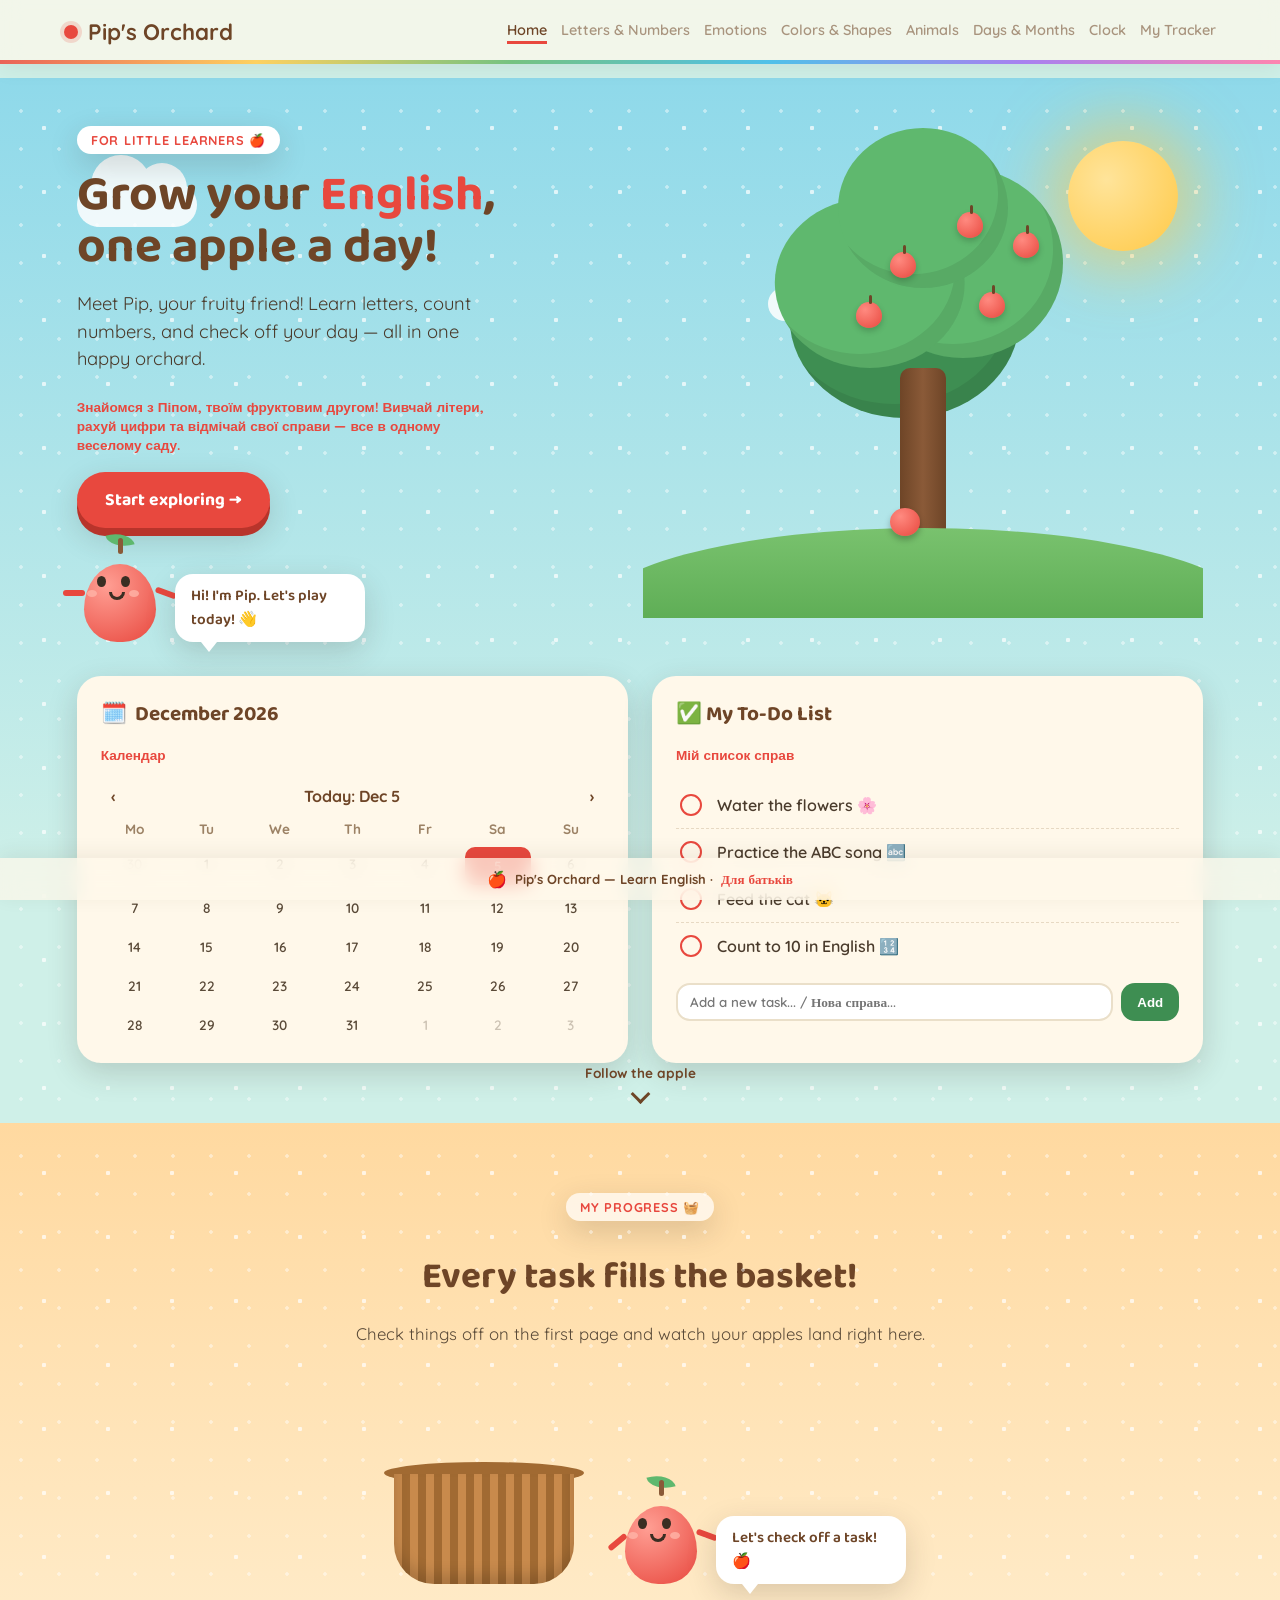
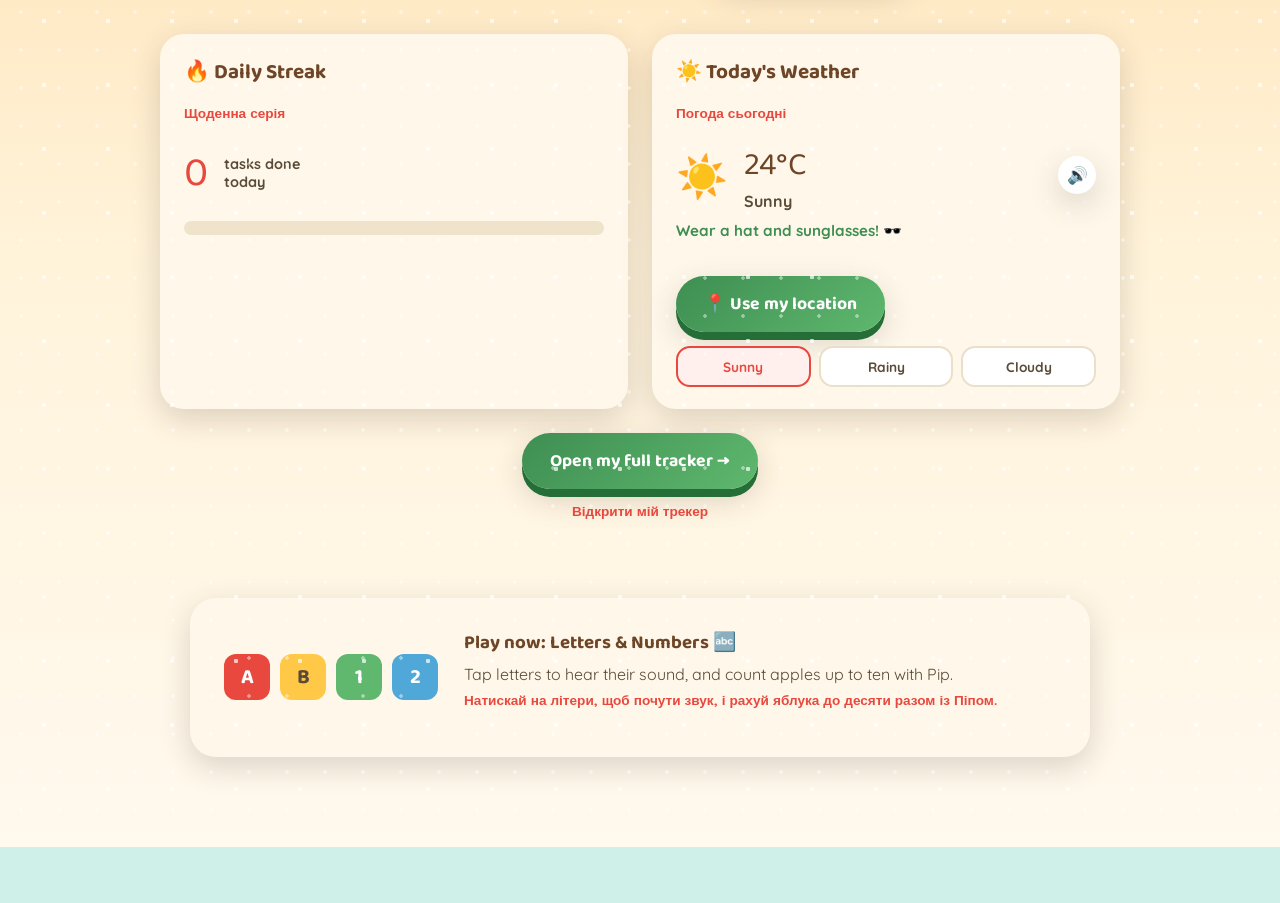
<file: index.html>
<!DOCTYPE html>
<html lang="en">
<head>
<meta charset="UTF-8">
<meta name="viewport" content="width=device-width, initial-scale=1.0">
<link rel="manifest" href="manifest.json">
<link rel="icon" href="favicon-32.png" sizes="32x32">
<link rel="apple-touch-icon" href="apple-touch-icon.png">
<meta name="theme-color" content="#8FD9EA">
<meta name="apple-mobile-web-app-capable" content="yes">
<meta name="apple-mobile-web-app-status-bar-style" content="default">
<meta name="apple-mobile-web-app-title" content="Pip's Orchard">
<title>Pip's Orchard — Learn English</title>
<link rel="preconnect" href="https://fonts.googleapis.com">
<link href="https://fonts.googleapis.com/css2?family=Baloo+2:wght@500;600;700;800&family=Quicksand:wght@500;600;700&display=swap" rel="stylesheet">
<link rel="stylesheet" href="style.css">
<script src="app.js"></script>
<style>
  :root{
    --sky-top:#8FD9EA;
    --sky-bottom:#CFF0E8;
    --sun:#FFC947;
    --leaf-dark:#3E8E52;
    --leaf-light:#5FB86E;
    --apple-red:#E8483E;
    --apple-shine:#FF8A80;
    --bark:#8A5A38;
    --bark-dark:#6E4527;
    --cream:#FFF8EA;
    --ink:#3A2E23;
    --grass:#79C26E;
    --grass-dark:#5FAE56;
    --basket:#C88A4C;
    --basket-dark:#A16A32;
    --sky2-top:#FFD9A0;
    --sky2-bottom:#FFF3DA;
    --shadow: 0 10px 30px rgba(58,46,35,0.18);
  }
  *{box-sizing:border-box;}
  html{scroll-behavior:smooth;}
  body{
    margin:0;
    font-family:'Quicksand',sans-serif;
    color:var(--ink);
    overflow-x:hidden;
    background:var(--sky-bottom);
  }
  h1,h2,h3,.display{font-family:'Baloo 2',cursive;}

  /* ---------- SECTION 1 : HERO ---------- */
  .section{
    position:relative;
    min-height:100vh;
    width:100%;
    overflow:hidden;
  }
  #hero{
    background:linear-gradient(180deg,var(--sky-top) 0%, var(--sky-bottom) 78%);
    padding-bottom:60px;
  }
  .sun{
    position:absolute;
    top:6%; right:8%;
    width:110px;height:110px;
    border-radius:50%;
    background:radial-gradient(circle at 35% 35%, #FFE49A, var(--sun));
    box-shadow:0 0 60px 20px rgba(255,201,71,0.55);
    animation:pulse 4s ease-in-out infinite;
  }
  @keyframes pulse{0%,100%{transform:scale(1);}50%{transform:scale(1.06);}}

  .cloud{
    position:absolute;
    background:#fff;
    border-radius:100px;
    opacity:0.85;
    filter:blur(0.3px);
  }
  .cloud::before,.cloud::after{
    content:"";
    position:absolute;
    background:#fff;
    border-radius:100px;
  }
  .cloud1{width:120px;height:44px; top:10%; left:6%; animation:drift 26s linear infinite;}
  .cloud1::before{width:60px;height:60px;top:-28px;left:14px;}
  .cloud1::after{width:50px;height:50px;top:-20px;left:60px;}
  .cloud2{width:90px;height:34px; top:20%; left:60%; animation:drift 34s linear infinite reverse;}
  .cloud2::before{width:46px;height:46px;top:-22px;left:10px;}
  .cloud2::after{width:38px;height:38px;top:-16px;left:46px;}
  @keyframes drift{from{transform:translateX(0);}to{transform:translateX(40px);}}

  .hero-content{
    position:relative; z-index:4;
    display:flex; align-items:flex-start; justify-content:space-between;
    padding:20px 6% 0;
    gap:24px;
    flex-wrap:wrap;
  }
  .hero-text{max-width:430px; padding-top:28px;}
  .eyebrow{
    display:inline-block; background:#fff; color:var(--apple-red);
    font-weight:700; font-size:0.8rem; letter-spacing:0.06em;
    padding:6px 14px; border-radius:20px; box-shadow:var(--shadow);
    margin-bottom:16px;
  }
  .hero-text h1{
    font-size:3.1rem; line-height:1.05; margin:0 0 16px; color:var(--bark-dark);
  }
  .hero-text h1 em{font-style:normal; color:var(--apple-red);}
  .hero-text p{font-size:1.15rem; line-height:1.5; margin:0 0 24px; color:#4A3B2C;}
  .cta{
    display:inline-flex; align-items:center; gap:10px;
    background:var(--apple-red); color:#fff; font-family:'Baloo 2';
    font-size:1.1rem; font-weight:700; border:none;
    padding:14px 28px; border-radius:40px; cursor:pointer;
    box-shadow:0 8px 0 #B8342B, var(--shadow);
    transition:transform .12s ease;
  }
  .cta:active{transform:translateY(6px); box-shadow:0 2px 0 #B8342B;}

  /* Tree scene */
  .orchard{
    position:relative;
    width:min(46vw, 560px);
    height:520px;
    flex-shrink:0;
    overflow:hidden;
  }
  .orchard-canvas{
    position:absolute; left:0; right:0; bottom:0; height:520px;
    transform-origin:bottom center;
  }
  .ground{
    position:absolute; bottom:0; left:-10%; width:120%; height:90px;
    background:linear-gradient(180deg, var(--grass) 0%, var(--grass-dark) 100%);
    border-radius:50% 50% 0 0 / 100% 100% 0 0;
  }
  .trunk{
    position:absolute; bottom:70px; left:50%; transform:translateX(-50%);
    width:46px; height:180px;
    background:linear-gradient(90deg,var(--bark-dark),var(--bark) 50%, var(--bark-dark));
    border-radius:10px 10px 4px 4px;
  }
  .foliage{position:absolute; border-radius:50%; background:var(--leaf-light); box-shadow:inset -10px -14px 0 rgba(0,0,0,0.08);}
  .fol1{width:230px;height:200px; bottom:200px; left:50%; transform:translateX(-58%); background:var(--leaf-dark);}
  .fol2{width:200px;height:190px; bottom:260px; left:50%; transform:translateX(-30%);}
  .fol3{width:190px;height:170px; bottom:250px; left:50%; transform:translateX(-78%);}
  .fol4{width:170px;height:160px; bottom:330px; left:50%; transform:translateX(-50%); background:var(--leaf-light);}
  .foliage{animation:sway 5s ease-in-out infinite;}
  .fol2{animation-delay:.4s;} .fol3{animation-delay:.8s;} .fol4{animation-delay:.2s;}
  @keyframes sway{0%,100%{transform-origin:bottom center; }50%{filter:brightness(1.03);}}

  .tree-apple{
    position:absolute; width:26px; height:26px; border-radius:50% 50% 50% 50% / 55% 55% 45% 45%;
    background:radial-gradient(circle at 35% 30%, var(--apple-shine), var(--apple-red));
    box-shadow:0 3px 6px rgba(0,0,0,0.2);
  }
  .tree-apple::before{content:"";position:absolute; top:-7px; left:50%; width:3px; height:9px; background:var(--bark-dark); border-radius:2px;}
  .ta1{bottom:340px; left:44%;} .ta2{bottom:300px; left:60%;} .ta3{bottom:380px; left:56%;}
  .ta4{bottom:290px; left:38%;} .ta5{bottom:360px; left:66%;}

  .ground-apple-slot{
    position:absolute; bottom:82px; left:44%; width:30px; height:28px;
  }
  .ground-apple-slot.hidden-apple{opacity:0; transition:opacity .25s ease;}

  .scroll-hint{
    position:absolute; bottom:22px; left:50%; transform:translateX(-50%);
    display:flex; flex-direction:column; align-items:center; gap:6px;
    color:var(--bark-dark); font-weight:700; font-size:0.85rem;
    z-index:5; cursor:pointer; user-select:none;
  }
  .scroll-hint .arrow{
    width:14px;height:14px; border-right:3px solid var(--bark-dark); border-bottom:3px solid var(--bark-dark);
    transform:rotate(45deg); animation:bob 1.6s ease-in-out infinite;
  }
  @keyframes bob{0%,100%{transform:rotate(45deg) translateY(0);}50%{transform:rotate(45deg) translateY(6px);}}

  /* Mascot Pip */
  .pip{
    position:relative; width:86px; height:96px;
  }
  .pip-body{
    position:absolute; bottom:0; left:50%; transform:translateX(-50%);
    width:72px; height:78px; border-radius:50% 50% 46% 46% / 58% 58% 42% 42%;
    background:radial-gradient(circle at 32% 28%, #FF9E93, var(--apple-red));
  }
  .pip-leaf{
    position:absolute; top:-14px; left:50%; transform:translateX(-50%) rotate(-15deg);
    width:26px; height:16px; background:var(--leaf-light); border-radius:0 100% 0 100%;
  }
  .pip-stem{position:absolute; top:-8px; left:50%; transform:translateX(-2px); width:5px; height:16px; background:var(--bark); border-radius:3px;}
  .pip-eye{position:absolute; top:30px; width:9px; height:11px; background:var(--ink); border-radius:50%;}
  .pip-eye.l{left:20px;} .pip-eye.r{left:44px;}
  .pip-cheek{position:absolute; top:44px; width:10px; height:7px; background:#FFB4A8; border-radius:50%; opacity:0.8;}
  .pip-cheek.l{left:10px;} .pip-cheek.r{left:52px;}
  .pip-mouth{position:absolute; top:46px; left:32px; width:16px; height:8px; border:3px solid var(--ink); border-top:none; border-radius:0 0 16px 16px;}
  .pip-arm{position:absolute; top:44px; width:22px; height:6px; background:var(--apple-red); border-radius:6px;}
  .pip-arm.l{left:-14px; transform-origin:right center; animation:wave 1.8s ease-in-out infinite;}
  .pip-arm.r{right:-14px; transform:rotate(20deg);}
  @keyframes wave{0%,100%{transform:rotate(0deg);}50%{transform:rotate(-30deg);}}
  .pip-wrap{animation:bounce 3s ease-in-out infinite;}
  @keyframes bounce{0%,100%{transform:translateY(0);}50%{transform:translateY(-8px);}}

  .speech{
    position:relative;
    background:#fff; border-radius:18px; padding:10px 16px;
    font-family:'Baloo 2'; font-weight:600; font-size:0.95rem;
    box-shadow:var(--shadow); max-width:190px; color:var(--bark-dark);
  }
  .speech::after{
    content:""; position:absolute; bottom:-10px; left:26px;
    border-width:10px 8px 0; border-style:solid; border-color:#fff transparent transparent;
  }
  #hero .mascot-block{ position:static; margin-top:18px; }

  /* Widgets row under hero */
  .widgets{
    position:relative; z-index:4;
    display:flex; gap:24px; flex-wrap:wrap;
    padding:34px 6% 0;
  }
  .card{
    background:var(--cream); border-radius:24px; box-shadow:var(--shadow);
    padding:22px 24px; flex:1; min-width:min(280px, 100%);
  }
  .card h3{margin:0 0 14px; font-size:1.3rem; color:var(--bark-dark); display:flex; align-items:center; gap:8px;}

  /* Calendar */
  .cal-head{display:flex; justify-content:space-between; align-items:center; margin-bottom:10px; font-weight:700; color:var(--bark-dark);}
  .cal-nav{cursor:pointer; padding:4px 10px; border-radius:8px; user-select:none;}
  .cal-nav:hover{background:rgba(122,90,56,0.08);}
  .cal-grid{display:grid; grid-template-columns:repeat(7,1fr); gap:6px; text-align:center; font-size:0.85rem;}
  .cal-grid .dow{font-weight:700; color:#9C8265; padding-bottom:4px;}
  .cal-grid .day{padding:8px 0; border-radius:10px; font-weight:600; color:#5A4A38;}
  .cal-grid .day.today{background:var(--apple-red); color:#fff; font-family:'Baloo 2';}
  .cal-grid .day.muted{opacity:0.3;}

  /* Todo */
  .todo-item{
    display:flex; align-items:center; gap:12px; padding:9px 0;
    border-bottom:1px dashed #E7D9C3; font-weight:600; color:#4A3B2C;
  }
  .todo-item:last-child{border-bottom:none;}
  .todo-item input{
    appearance:none; width:22px; height:22px; border-radius:50%;
    border:2.5px solid var(--apple-red); cursor:pointer; flex-shrink:0;
    display:grid; place-content:center;
  }
  .todo-item input:checked{background:var(--apple-red);}
  .todo-item input:checked::after{content:"✓"; color:#fff; font-size:13px; font-weight:900;}
  .todo-item span.done{text-decoration:line-through; opacity:0.5;}
  .add-todo{display:flex; gap:8px; margin-top:14px;}
  .add-todo input[type=text]{
    flex:1; border:2px solid #EADFC9; border-radius:14px; padding:9px 12px;
    font-family:'Quicksand'; font-weight:600; outline:none;
  }
  .add-todo input[type=text]:focus{border-color:var(--apple-red);}
  .add-todo button{
    border:none; background:var(--leaf-dark); color:#fff; border-radius:14px;
    padding:0 16px; font-weight:700; cursor:pointer;
  }

  /* ---------- APPLE TRAVELER (scroll-linked) ---------- */
  #traveling-apple{
    position:fixed; top:0; left:0; width:30px; height:28px;
    pointer-events:none; z-index:50; opacity:0; will-change:transform;
  }
  #traveling-apple .fruit{
    width:100%; height:100%; border-radius:50% 50% 50% 50% / 55% 55% 45% 45%;
    background:radial-gradient(circle at 35% 30%, var(--apple-shine), var(--apple-red));
    box-shadow:0 4px 8px rgba(0,0,0,0.25);
  }
  #traveling-apple .fruit::before{content:"";position:absolute; top:-7px; left:12px; width:3px; height:9px; background:var(--bark-dark); border-radius:2px;}

  /* ---------- SECTION 2 : TRACKER + WEATHER ---------- */
  #tracker{
    background:linear-gradient(180deg,var(--sky2-top) 0%, var(--sky2-bottom) 55%, #FFF9EE 100%);
    padding:70px 6% 90px;
  }
  .sec2-head{max-width:640px; margin:0 auto 40px; text-align:center;}
  .sec2-head .eyebrow{background:rgba(255,255,255,0.7);}
  .sec2-head h2{font-size:2.3rem; color:var(--bark-dark); margin:10px 0 8px;}
  .sec2-head p{color:#5A4A38; font-size:1.05rem;}

  .scene2{
    position:relative; display:flex; justify-content:center; margin-bottom:50px;
  }
  .basket-wrap{position:relative; width:220px; height:200px;}
  .basket{
    position:absolute; bottom:0; left:50%; transform:translateX(-50%);
    width:180px; height:110px;
    background:repeating-linear-gradient(90deg, var(--basket), var(--basket) 8px, var(--basket-dark) 8px, var(--basket-dark) 16px);
    border-radius:0 0 40px 40px;
    box-shadow:inset 0 -10px 14px rgba(0,0,0,0.15);
  }
  .basket-rim{
    position:absolute; bottom:100px; left:50%; transform:translateX(-50%);
    width:200px; height:22px; background:var(--basket-dark); border-radius:50%;
  }
  .basket-apples{position:absolute; bottom:96px; left:50%; transform:translateX(-50%); width:180px; height:40px;}
  .basket-apples .ba{position:absolute; width:26px; height:24px; border-radius:50%; background:radial-gradient(circle at 35% 30%, var(--apple-shine), var(--apple-red)); box-shadow:0 3px 5px rgba(0,0,0,0.2); opacity:0; transform:scale(0.4); transition:all .35s cubic-bezier(.34,1.56,.64,1);}
  .basket-apples .ba.show{opacity:1; transform:scale(1);}
  .b1{left:14px; bottom:6px;} .b2{left:46px; bottom:16px;} .b3{left:80px; bottom:4px;}
  .b4{left:112px; bottom:14px;} .b5{left:144px; bottom:2px;} .b6{left:64px; bottom:24px;}

  #tracker .mascot-block{position:static; margin-left:24px;}

  .tracker-row{display:flex; gap:24px; flex-wrap:wrap; max-width:960px; margin:0 auto;}

  .streak{display:flex; align-items:center; gap:16px;}
  .streak-num{font-family:'Baloo 2'; font-size:2.6rem; color:var(--apple-red);}
  .streak-label{color:#5A4A38; font-weight:700; font-size:0.9rem;}
  .progress-track{background:#EFE3CC; border-radius:20px; height:14px; overflow:hidden; margin-top:14px;}
  .progress-fill{height:100%; background:linear-gradient(90deg,var(--leaf-light),var(--leaf-dark)); border-radius:20px; width:40%; transition:width .4s ease;}

  .weather-now{display:flex; align-items:center; gap:16px; margin-bottom:10px; position:relative;}
  .weather-icon{font-size:2.6rem;}
  .weather-temp{font-family:'Baloo 2'; font-size:2rem; color:var(--bark-dark);}
  .weather-word{font-weight:700; color:#5A4A38;}
  .mini-speak{
    margin-left:auto; width:38px; height:38px; border-radius:50%; border:none;
    background:#fff; box-shadow:var(--shadow); cursor:pointer; font-size:1.05rem;
  }
  .weather-tip{font-weight:700; color:var(--leaf-dark); margin-bottom:6px; font-size:0.95rem;}
  .weather-status{color:#8A7457; font-size:0.82rem; margin-bottom:12px; min-height:1.1rem;}
  .weather-toggle{display:flex; gap:8px; flex-wrap:wrap;}
  .weather-toggle button{
    flex:1 1 70px; min-width:0; border:2px solid #EADFC9; background:#fff; border-radius:14px;
    padding:10px 6px; font-family:'Quicksand'; font-weight:700; cursor:pointer;
    font-size:0.85rem; color:#5A4A38;
  }
  .weather-toggle button.active{border-color:var(--apple-red); background:#FFF0EE; color:var(--apple-red);}

  .teaser{
    max-width:900px; margin:60px auto 0; background:var(--cream); border-radius:26px;
    padding:30px 34px; display:flex; align-items:center; gap:26px; box-shadow:var(--shadow);
    flex-wrap:wrap;
  }
  .teaser-letters{display:flex; gap:10px; flex-wrap:wrap;}
  .letter-chip{
    width:46px; height:46px; border-radius:12px; display:grid; place-content:center;
    font-family:'Baloo 2'; font-weight:700; font-size:1.3rem; color:#fff;
  }
  .lc0{background:#E8483E;} .lc1{background:#FFC947; color:#5A4A38;} .lc2{background:#5FB86E;} .lc3{background:#4FA8D8;}
  .teaser-text h3{margin:0 0 6px; color:var(--bark-dark);}
  .teaser-text p{margin:0; color:#5A4A38;}

  /* ---------- RESPONSIVE ---------- */
  @media (max-width:880px){
    .hero-content{flex-direction:column; align-items:center;}
    .orchard{width:min(90vw,420px); height:440px; margin-top:8px;}
    .orchard-canvas{transform:scale(0.846);}
    .hero-text{text-align:center; max-width:520px;}
    .hero-text h1{font-size:2.5rem;}
    .mascot-block{position:relative !important; left:auto !important; bottom:auto !important; justify-content:center; margin:18px auto 0;}
    .widgets{padding-top:26px;}
    .card{min-width:0; width:100%;}
    .scene2{flex-direction:column; align-items:center; gap:10px;}
    #tracker .mascot-block{margin-left:0;}
    .tracker-row{flex-direction:column;}
    .tracker-row .card{min-width:0; width:100%;}
  }

  @media (max-width:600px){
    .nav-bar{padding:16px 5%;}
    .logo{font-size:1.15rem;}
    #hero{padding-bottom:40px;}
    .sun{width:70px;height:70px; top:4%; right:6%;}
    .cloud1{width:80px;height:30px;} .cloud1::before{width:40px;height:40px;top:-18px;left:10px;} .cloud1::after{width:34px;height:34px;top:-14px;left:40px;}
    .cloud2{display:none;}
    .hero-content{padding:12px 5% 0;}
    .hero-text h1{font-size:2rem;}
    .hero-text p{font-size:1rem;}
    .cta{width:100%; justify-content:center; padding:15px 20px;}
    .orchard{height:360px; width:min(94vw,340px);}
    .orchard-canvas{transform:scale(0.692);}
    .fol1{width:180px;height:160px;} .fol2{width:160px;height:150px;} .fol3{width:150px;height:135px;} .fol4{width:135px;height:125px;}
    .trunk{height:140px;}
    .pip{width:64px; height:72px; transform:scale(0.85);}
    .speech{font-size:0.85rem; max-width:150px; padding:8px 12px;}
    .widgets{flex-direction:column; gap:16px; padding:22px 5% 0;}
    .card{padding:18px 18px;}
    .cal-grid{font-size:0.75rem; gap:4px;}
    .cal-grid .day{padding:6px 0;}
    .todo-item{font-size:0.9rem; padding:8px 0;}
    .add-todo input[type=text]{min-width:0;}
    .scroll-hint{font-size:0.75rem;}

    #tracker{padding:50px 5% 60px;}
    .sec2-head h2{font-size:1.7rem;}
    .sec2-head p{font-size:0.95rem;}
    .basket-wrap{width:170px; height:160px; transform:scale(0.85);}
    .tracker-row{gap:16px;}
    .teaser{padding:22px 20px; gap:16px; margin-top:36px;}
    .letter-chip{width:38px; height:38px; font-size:1.05rem;}
  }

  @media (max-width:380px){
    .hero-text h1{font-size:1.7rem;}
    .orchard{height:320px;}
    .orchard-canvas{transform:scale(0.615);}
    .basket-wrap{width:150px; height:150px; transform:scale(0.78);}
  }

  @media (max-width:360px){
    .hero-text h1{font-size:1.55rem;}
    .hero-text p{font-size:0.92rem;}
    .card{padding:16px 14px;}
    .eyebrow{font-size:0.72rem; padding:5px 12px;}
    .cal-grid{font-size:0.68rem;}
    .weather-now{flex-wrap:wrap;}
    .mini-speak{margin-left:0;}
  }

  /* Touch targets */
  @media (pointer:coarse){
    .todo-item input{width:26px; height:26px;}
    .weather-toggle button{padding:12px 6px;}
    .add-todo button{padding:0 18px; min-height:44px;}
    .add-todo input[type=text]{min-height:44px;}
    .nav-links a, .scroll-hint{padding:4px 0;}
  }

  @media (prefers-reduced-motion: reduce){
    *{animation-duration:0.001s !important; animation-iteration-count:1 !important; transition-duration:0.15s !important;}
    html{scroll-behavior:auto;}
  }
</style>
</head>
<body>

<!-- ============ SECTION 1 : HERO ============ -->
<section class="section" id="hero">
  <div class="sun"></div>
  <div class="cloud cloud1"></div>
  <div class="cloud cloud2"></div>

  <nav class="nav-bar">
    <a href="index.html" class="logo"><span class="logo-dot"></span> Pip's Orchard</a>
    <div class="nav-links">
      <a href="index.html" class="active">Home</a>
      <a href="letters.html">Letters &amp; Numbers</a>
      <a href="emotions.html">Emotions</a>
      <a href="colors.html">Colors &amp; Shapes</a>
      <a href="animals.html">Animals</a>
      <a href="days.html">Days &amp; Months</a>
      <a href="clock.html">Clock</a>
      <a href="tracker.html">My Tracker</a>
    </div>
    <button class="nav-toggle" id="navToggle" aria-label="Menu">☰</button>
  </nav>

  <div class="hero-content">
    <div class="hero-text">
      <span class="eyebrow">FOR LITTLE LEARNERS 🍎</span>
      <h1>Grow your <em>English</em>,<br>one apple a day!</h1>
      <p>Meet Pip, your fruity friend! Learn letters, count numbers, and check off your day — all in one happy orchard.</p>
      <p class="ua-line">Знайомся з Піпом, твоїм фруктовим другом! Вивчай літери, рахуй цифри та відмічай свої справи — все в одному веселому саду.</p>
      <button class="cta" onclick="document.getElementById('tracker').scrollIntoView({behavior:'smooth'})">Start exploring →</button>

      <div class="mascot-block">
        <div class="pip-wrap"><div class="pip">
          <div class="pip-crown"></div><div class="pip-leaf"></div><div class="pip-stem"></div>
          <div class="pip-body"></div>
          <div class="pip-eye l"></div><div class="pip-eye r"></div>
          <div class="pip-cheek l"></div><div class="pip-cheek r"></div>
          <div class="pip-mouth"></div>
          <div class="pip-arm l"></div><div class="pip-arm r"></div>
        </div></div>
        <div class="speech">Hi! I'm Pip. Let's play today! 👋</div>
      </div>
    </div>

    <div class="orchard">
      <div class="orchard-canvas">
        <div class="foliage fol1"></div>
        <div class="foliage fol2"></div>
        <div class="foliage fol3"></div>
        <div class="foliage fol4"></div>
        <div class="tree-apple ta1"></div>
        <div class="tree-apple ta2"></div>
        <div class="tree-apple ta3"></div>
        <div class="tree-apple ta4"></div>
        <div class="tree-apple ta5"></div>
        <div class="trunk"></div>
        <div class="ground"></div>
        <div class="ground-apple-slot" id="groundApple">
          <div style="width:30px;height:28px;border-radius:50%;background:radial-gradient(circle at 35% 30%, var(--apple-shine), var(--apple-red)); box-shadow:0 4px 6px rgba(0,0,0,0.25);"></div>
        </div>
      </div>
    </div>
  </div>

  <div class="widgets">
    <div class="card">
      <h3>🗓️ <span id="calMonthYear">Calendar</span></h3>
      <p class="ua-line" style="margin-bottom:6px;">Календар</p>
      <div class="cal-head">
        <span class="cal-nav" id="calPrev">‹</span>
        <span id="calToday"></span>
        <span class="cal-nav" id="calNext">›</span>
      </div>
      <div class="cal-grid" id="calGrid"></div>
    </div>

    <div class="card">
      <h3>✅ My To-Do List</h3>
      <p class="ua-line" style="margin-bottom:10px;">Мій список справ</p>
      <div id="todoList"></div>
      <div class="add-todo">
        <input type="text" placeholder="Add a new task... / Нова справа..." id="newTodoText">
        <button onclick="addTodo()">Add</button>
      </div>
    </div>
  </div>

  <div class="scroll-hint" onclick="document.getElementById('tracker').scrollIntoView({behavior:'smooth'})">
    Follow the apple <div class="arrow"></div>
  </div>
</section>

<!-- traveling apple, lives outside sections, position fixed via JS -->
<div id="traveling-apple"><div class="fruit"></div></div>

<!-- ============ SECTION 2 : TRACKER + WEATHER ============ -->
<section class="section" id="tracker">
  <div class="sec2-head">
    <span class="eyebrow">MY PROGRESS 🧺</span>
    <h2>Every task fills the basket!</h2>
    <p>Check things off on the first page and watch your apples land right here.</p>
  </div>

  <div class="scene2">
    <div class="basket-wrap">
      <div class="basket-apples" id="basketApples">
        <div class="ba b1"></div><div class="ba b2"></div><div class="ba b3"></div>
        <div class="ba b4"></div><div class="ba b5"></div><div class="ba b6"></div>
      </div>
      <div class="basket-rim"></div>
      <div class="basket"></div>
    </div>
    <div class="mascot-block">
      <div class="pip-wrap"><div class="pip">
        <div class="pip-crown"></div><div class="pip-leaf"></div><div class="pip-stem"></div>
        <div class="pip-body"></div>
        <div class="pip-eye l"></div><div class="pip-eye r"></div>
        <div class="pip-cheek l"></div><div class="pip-cheek r"></div>
        <div class="pip-mouth"></div>
        <div class="pip-arm l" style="animation:none; transform:rotate(-40deg);"></div><div class="pip-arm r"></div>
      </div></div>
      <div class="speech" id="pipMsg">Nice! One apple in the basket! 🍏</div>
    </div>
  </div>

  <div class="tracker-row">
    <div class="card">
      <h3>🔥 Daily Streak</h3>
      <p class="ua-line" style="margin-bottom:10px;">Щоденна серія</p>
      <div class="streak">
        <div class="streak-num" id="streakNum">0</div>
        <div class="streak-label">tasks done<br>today</div>
      </div>
      <div class="progress-track"><div class="progress-fill" id="progFill" style="width:0%"></div></div>
    </div>

    <div class="card">
      <h3>☀️ Today's Weather</h3>
      <p class="ua-line" style="margin-bottom:10px;">Погода сьогодні</p>
      <div class="weather-now">
        <div class="weather-icon" id="wIcon">☀️</div>
        <div>
          <div class="weather-temp" id="wTemp">24°C</div>
          <div class="weather-word" id="wWord">Sunny</div>
        </div>
        <button class="mini-speak" id="wSpeak" aria-label="Hear weather">🔊</button>
      </div>
      <div class="weather-tip" id="wTip">Tap "Use my location" for real weather!</div>
      <div class="weather-status" id="wStatus"></div>
      <button class="cta secondary" id="wLocateBtn" style="margin-bottom:14px;">📍 Use my location</button>
      <div class="weather-toggle">
        <button id="wSunny">Sunny</button>
        <button id="wRainy">Rainy</button>
        <button id="wCloudy">Cloudy</button>
      </div>
    </div>
  </div>

  <div style="display:flex; flex-direction:column; align-items:center; gap:6px; margin-top:24px;">
    <a class="cta secondary" href="tracker.html">Open my full tracker →</a>
    <span class="ua-line" style="margin:0;">Відкрити мій трекер</span>
  </div>

  <a class="teaser" href="letters.html" style="text-decoration:none; color:inherit; cursor:pointer;">
    <div class="teaser-letters">
      <div class="letter-chip lc0">A</div>
      <div class="letter-chip lc1">B</div>
      <div class="letter-chip lc2">1</div>
      <div class="letter-chip lc3">2</div>
    </div>
    <div class="teaser-text">
      <h3>Play now: Letters &amp; Numbers 🔤</h3>
      <p>Tap letters to hear their sound, and count apples up to ten with Pip.</p>
      <p class="ua-line">Натискай на літери, щоб почути звук, і рахуй яблука до десяти разом із Піпом.</p>
    </div>
  </a>
</section>

<script>
  // ---------- Live calendar (Monday-first, real today) ----------
  const CAL_MONTH_NAMES = ['January','February','March','April','May','June','July','August','September','October','November','December'];
  const CAL_DOW_LABELS = ['Mo','Tu','We','Th','Fr','Sa','Su'];
  let calViewDate = new Date();
  calViewDate.setDate(1);

  function renderCalendar(){
    const year = calViewDate.getFullYear();
    const month = calViewDate.getMonth();
    const today = new Date();
    const isCurrentMonth = today.getFullYear() === year && today.getMonth() === month;

    document.getElementById('calMonthYear').textContent = `${CAL_MONTH_NAMES[month]} ${year}`;
    document.getElementById('calToday').textContent = isCurrentMonth
      ? `Today: ${CAL_MONTH_NAMES[today.getMonth()].slice(0,3)} ${today.getDate()}`
      : `${CAL_MONTH_NAMES[month]} ${year}`;

    const firstDay = new Date(year, month, 1);
    const firstWeekday = (firstDay.getDay() + 6) % 7; // 0=Mon..6=Sun
    const daysInMonth = new Date(year, month+1, 0).getDate();
    const daysInPrevMonth = new Date(year, month, 0).getDate();

    const grid = document.getElementById('calGrid');
    grid.innerHTML = '';
    CAL_DOW_LABELS.forEach(d=>{
      const el = document.createElement('div');
      el.className = 'dow';
      el.textContent = d;
      grid.appendChild(el);
    });

    for(let i=firstWeekday-1; i>=0; i--){
      const el = document.createElement('div');
      el.className = 'day muted';
      el.textContent = daysInPrevMonth - i;
      grid.appendChild(el);
    }
    for(let d=1; d<=daysInMonth; d++){
      const el = document.createElement('div');
      el.className = 'day' + (isCurrentMonth && d === today.getDate() ? ' today' : '');
      el.textContent = d;
      grid.appendChild(el);
    }
    const totalCells = firstWeekday + daysInMonth;
    const trailing = (7 - (totalCells % 7)) % 7;
    for(let i=1; i<=trailing; i++){
      const el = document.createElement('div');
      el.className = 'day muted';
      el.textContent = i;
      grid.appendChild(el);
    }
  }

  document.getElementById('calPrev').addEventListener('click', ()=>{
    calViewDate.setMonth(calViewDate.getMonth()-1);
    renderCalendar();
  });
  document.getElementById('calNext').addEventListener('click', ()=>{
    calViewDate.setMonth(calViewDate.getMonth()+1);
    renderCalendar();
  });
  renderCalendar();

  // ---------- Todo + basket + streak logic ----------
  pipCheckDailyReset();
  let todos = pipLoadTodos();

  function renderTodos(){
    const list = document.getElementById('todoList');
    list.innerHTML = '';
    todos.forEach((t, i)=>{
      const label = document.createElement('label');
      label.className = 'todo-item';
      label.innerHTML = `<input type="checkbox" ${t.done?'checked':''}><span class="${t.done?'done':''}">${t.text}</span>`;
      label.querySelector('input').addEventListener('change', (e)=> toggleTodo(i, e.target.checked));
      list.appendChild(label);
    });
  }

  function updateBasket(){
    const doneCount = pipDoneCount(todos);
    const apples = document.querySelectorAll('#basketApples .ba');
    apples.forEach((a,i)=>{
      if(i < doneCount){ a.classList.add('show'); } else { a.classList.remove('show'); }
    });
    document.getElementById('streakNum').textContent = doneCount;
    const pct = todos.length ? Math.min(100,(doneCount/todos.length)*100) : 0;
    document.getElementById('progFill').style.width = pct + '%';
    const msgs = [
      "Let's check off a task! 🍎",
      "Nice! One apple in the basket! 🍏",
      "Great job, keep going! 🍎🍎",
      "You're on fire today! 🔥🍎",
      "Wow, basket's getting full! 🧺"
    ];
    document.getElementById('pipMsg').textContent = msgs[Math.min(doneCount,msgs.length-1)];
  }

  function toggleTodo(index, isChecked){
    todos[index].done = isChecked;
    pipSaveTodos(todos);
    if(isChecked){
      pipBumpStreak();
      pipRecordTaskDone();
    }
    pipRecordBasketState(pipDoneCount(todos), todos.length);
    renderTodos();
    updateBasket();
    pipAnnounceNewBadges();
  }

  function addTodo(){
    const input = document.getElementById('newTodoText');
    const text = input.value.trim();
    if(!text) return;
    todos.push({ text, done:false });
    pipSaveTodos(todos);
    input.value = '';
    renderTodos();
    updateBasket();
  }

  // ---------- Weather ----------
  function speak(text){
    if(!('speechSynthesis' in window)) return;
    window.speechSynthesis.cancel();
    const u = new SpeechSynthesisUtterance(text);
    u.lang = 'en-US'; u.rate = 0.85; u.pitch = 1.05;
    window.speechSynthesis.speak(u);
  }

  const WEATHER_TIPS = {
    Sunny:  "Wear a hat and sunglasses! 🕶️",
    Rainy:  "Grab your umbrella! ☂️",
    Cloudy: "Maybe bring a light jacket. 🧥",
    Snowy:  "Wear a warm coat and mittens! 🧣",
    Stormy: "Best stay inside today! 🏠",
    Foggy:  "Stay close, it's foggy outside! 🌫️"
  };

  function weatherCodeToInfo(code, tempC){
    let icon='☁️', word='Cloudy';
    if(code === 0) { icon='☀️'; word='Sunny'; }
    else if(code >=1 && code <=3){ icon='⛅'; word='Cloudy'; }
    else if(code===45||code===48){ icon='🌫️'; word='Foggy'; }
    else if((code>=51&&code<=67)||(code>=80&&code<=82)){ icon='🌧️'; word='Rainy'; }
    else if(code>=71&&code<=77){ icon='❄️'; word='Snowy'; }
    else if(code>=95){ icon='⛈️'; word='Stormy'; }
    return { icon, temp: Math.round(tempC)+'°C', word };
  }

  function applyWeather(icon, temp, word, opts){
    opts = opts || {};
    document.getElementById('wIcon').textContent = icon;
    document.getElementById('wTemp').textContent = temp;
    document.getElementById('wWord').textContent = word;
    document.querySelectorAll('.weather-toggle button').forEach(b=> b.classList.remove('active'));
    const btn = document.getElementById('w'+word);
    if(btn) btn.classList.add('active');
    document.getElementById('wTip').textContent = WEATHER_TIPS[word] || "Have a great day! 🌤️";
    pipSaveWeather(icon, temp, word);
    if(!opts.silent){
      speak(`It's ${word.toLowerCase()} today. ${WEATHER_TIPS[word] ? WEATHER_TIPS[word].replace(/[^\w\s!]/g,'') : ''}`);
    }
  }

  document.getElementById('wSunny').addEventListener('click', ()=> applyWeather('☀️','24°C','Sunny'));
  document.getElementById('wRainy').addEventListener('click', ()=> applyWeather('🌧️','16°C','Rainy'));
  document.getElementById('wCloudy').addEventListener('click', ()=> applyWeather('☁️','19°C','Cloudy'));
  document.getElementById('wSpeak').addEventListener('click', ()=>{
    const word = document.getElementById('wWord').textContent;
    applyWeather(document.getElementById('wIcon').textContent, document.getElementById('wTemp').textContent, word);
  });

  document.getElementById('wLocateBtn').addEventListener('click', ()=>{
    const status = document.getElementById('wStatus');
    if(!('geolocation' in navigator)){
      status.textContent = "Location isn't available on this device.";
      return;
    }
    status.textContent = "Finding your weather... 🌍";
    navigator.geolocation.getCurrentPosition(
      async (pos)=>{
        try{
          const { latitude, longitude } = pos.coords;
          const url = `https://api.open-meteo.com/v1/forecast?latitude=${latitude}&longitude=${longitude}&current=temperature_2m,weather_code`;
          const res = await fetch(url);
          const data = await res.json();
          const code = data.current.weather_code;
          const tempC = data.current.temperature_2m;
          const info = weatherCodeToInfo(code, tempC);
          applyWeather(info.icon, info.temp, info.word);
          status.textContent = "Live weather near you ✅";
        }catch(err){
          status.textContent = "Couldn't fetch live weather — pick one below instead.";
        }
      },
      ()=>{ status.textContent = "Location off — pick your weather below instead."; },
      { timeout: 8000 }
    );
  });

  (function initWeather(){
    const w = pipLoadWeather();
    applyWeather(w.icon, w.temp, w.word, { silent:true });
  })();

  renderTodos();
  updateBasket();
  pipApplyMood();

  // ---------- Scroll-linked traveling apple ----------
  const traveler = document.getElementById('traveling-apple');
  const groundApple = document.getElementById('groundApple');
  const heroSection = document.getElementById('hero');
  const basketWrap = document.querySelector('.basket-wrap');
  let landed = false;

  function getPointRelativeToViewport(el, offX, offY){
    const r = el.getBoundingClientRect();
    return { x: r.left + offX, y: r.top + offY };
  }

  function raf(){
    if(!landed){
      const heroH = heroSection.offsetHeight;
      const vh = window.innerHeight;
      const scrollY = window.scrollY;

      const startTrigger = heroH - vh * 0.85;
      const endTrigger = heroH + vh * 0.15;
      let progress = (scrollY - startTrigger) / (endTrigger - startTrigger);
      progress = Math.max(0, Math.min(1, progress));

      if(progress <= 0){
        traveler.style.opacity = 0;
        groundApple.classList.remove('hidden-apple');
      } else {
        groundApple.classList.add('hidden-apple');
        traveler.style.opacity = 1;

        const groundRect = groundApple.getBoundingClientRect();
        const start = { x: groundRect.left + groundRect.width*0.1, y: groundRect.top };
        let end;
        if(basketWrap){
          const bRect = basketWrap.getBoundingClientRect();
          end = { x: bRect.left + bRect.width*0.5, y: bRect.top + bRect.height*0.35 };
        } else {
          end = {x:start.x, y:start.y + 400};
        }

        const ease = progress < 0.5 ? 2*progress*progress : 1-Math.pow(-2*progress+2,2)/2;
        const arc = Math.sin(progress * Math.PI) * -120;

        const x = start.x + (end.x - start.x) * ease;
        const y = start.y + (end.y - start.y) * ease + arc;
        const rot = progress * 540;
        const scale = 1 - progress*0.15;

        traveler.style.transform = `translate(${x}px, ${y}px) rotate(${rot}deg) scale(${scale})`;

        if(progress >= 0.999){
          landed = true;
          traveler.style.opacity = 0;
        }
      }
    }
    requestAnimationFrame(raf);
  }
  requestAnimationFrame(raf);

  window.addEventListener('scroll', ()=>{
    const heroH = heroSection.offsetHeight;
    const vh = window.innerHeight;
    if(window.scrollY < heroH - vh*0.85 + 10){
      landed = false;
    }
  });
  pipInitChrome();
</script>

<footer class="site-footer">
  <div class="footer-inner"><span class="footer-pip">🍎</span> Pip's Orchard — Learn English · <a href="parents.html">Для батьків</a></div>
  <button class="install-btn" id="installBtn" style="display:none;">📲 Встановити додаток</button>
</footer>
<button class="to-top-btn" id="toTopBtn" aria-label="Back to top">↑</button>


</body>
</html>
</file>
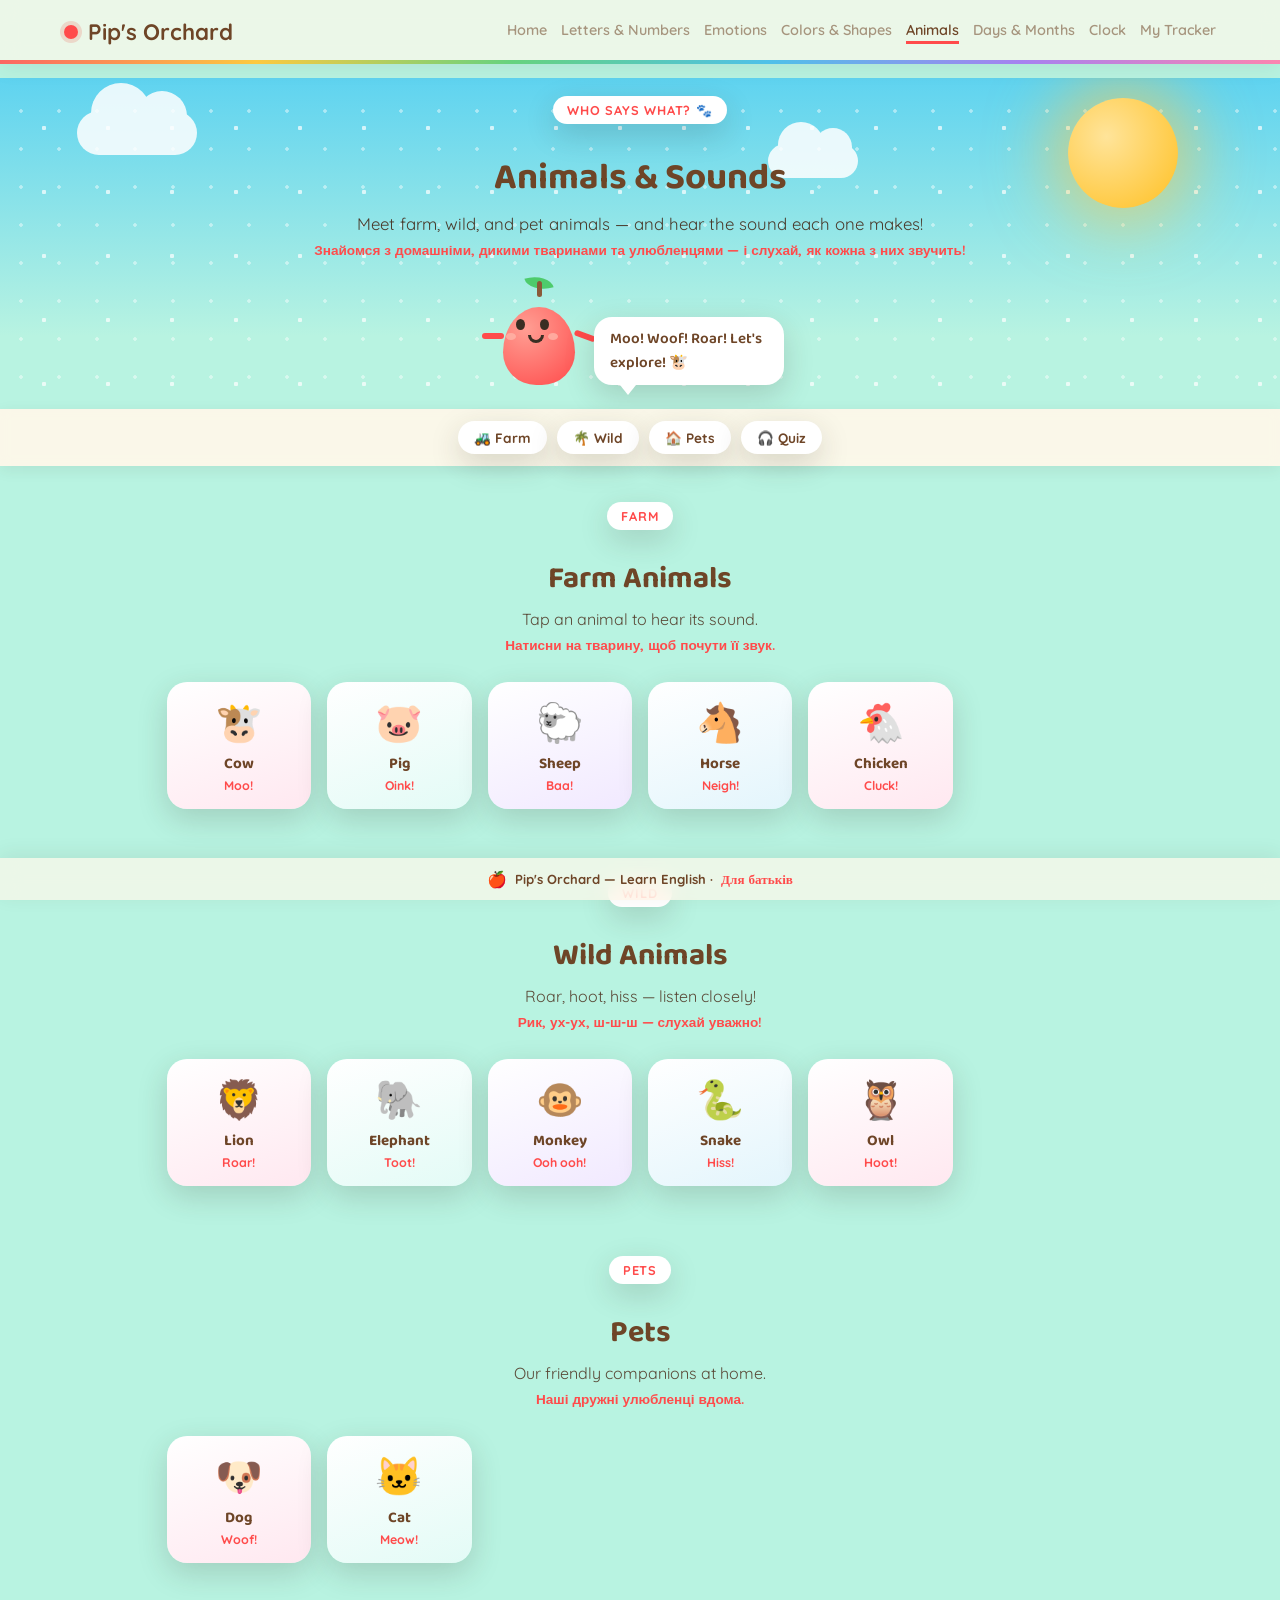
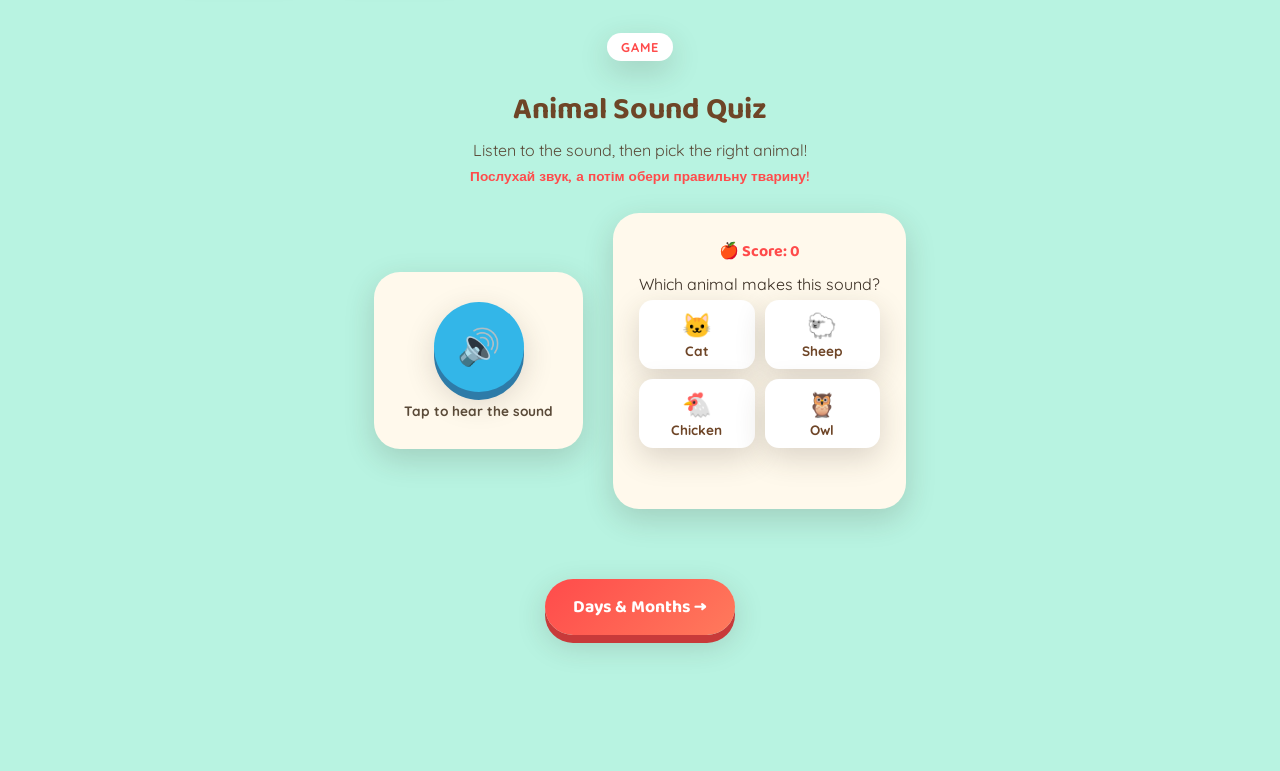
<file: animals.html>
<!DOCTYPE html>
<html lang="en">
<head>
<meta charset="UTF-8">
<meta name="viewport" content="width=device-width, initial-scale=1.0">
<link rel="manifest" href="manifest.json">
<link rel="icon" href="favicon-32.png" sizes="32x32">
<link rel="apple-touch-icon" href="apple-touch-icon.png">
<meta name="theme-color" content="#8FD9EA">
<meta name="apple-mobile-web-app-capable" content="yes">
<meta name="apple-mobile-web-app-status-bar-style" content="default">
<meta name="apple-mobile-web-app-title" content="Pip's Orchard">
<title>Animals &amp; Sounds — Pip's Orchard</title>
<link rel="preconnect" href="https://fonts.googleapis.com">
<link href="https://fonts.googleapis.com/css2?family=Baloo+2:wght@500;600;700;800&family=Quicksand:wght@500;600;700&display=swap" rel="stylesheet">
<link rel="stylesheet" href="style.css">
<script src="app.js"></script>
<style>
  #ahero{
    background:linear-gradient(180deg,var(--sky-top) 0%, var(--sky-bottom) 78%);
    padding-bottom:24px;
  }
  .ahero-content{position:relative; z-index:4; text-align:center; padding:18px 6% 6px;}
  .ahero-content h1{font-size:2.3rem; margin:8px 0 6px; color:var(--bark-dark);}
  .ahero-content p{margin:0; color:#4A3B2C; font-size:1.05rem;}

  .subnav{
    position:sticky; top:78px; z-index:20;
    display:flex; gap:10px; justify-content:center; flex-wrap:wrap;
    background:rgba(255,248,234,0.92); backdrop-filter:blur(6px);
    padding:12px 5%; box-shadow:0 4px 14px rgba(58,46,35,0.08);
  }
  .subnav a{
    text-decoration:none; font-weight:700; font-size:0.85rem; color:var(--bark-dark);
    background:#fff; padding:8px 16px; border-radius:20px; box-shadow:var(--shadow);
    white-space:nowrap;
  }

  main{max-width:1100px; margin:0 auto; padding:36px 6% 80px;}
  .section-head{text-align:center; max-width:600px; margin:0 auto 28px;}
  .section-head h2{font-size:1.9rem; color:var(--bark-dark); margin:8px 0 6px;}
  .section-head p{color:#5A4A38; margin:0;}
  section.block{scroll-margin-top:140px; margin-bottom:70px;}

  .animal-grid{
    display:grid; grid-template-columns:repeat(auto-fill, minmax(130px,1fr));
    gap:16px;
  }
  .animal-card{
    background:var(--cream); border-radius:20px; box-shadow:var(--shadow);
    padding:16px 10px; text-align:center; cursor:pointer;
  }
  .animal-card:nth-child(4n+1){background:linear-gradient(160deg,#fff,#FFE8F0);}
  .animal-card:nth-child(4n+2){background:linear-gradient(160deg,#fff,#E3FBF6);}
  .animal-card:nth-child(4n+3){background:linear-gradient(160deg,#fff,#F1E9FF);}
  .animal-card:nth-child(4n+4){background:linear-gradient(160deg,#fff,#E3F5FC);}
  .animal-emoji{font-size:2.4rem; margin-bottom:6px;}
  .animal-name{font-family:'Baloo 2'; font-weight:700; color:var(--bark-dark); font-size:0.95rem;}
  .animal-sound{font-size:0.78rem; color:var(--apple-red); font-weight:700; margin-top:2px;}

  /* ---------- Quiz ---------- */
  .aq-wrap{display:flex; gap:30px; justify-content:center; align-items:center; flex-wrap:wrap;}
  .aq-stage{background:var(--cream); border-radius:26px; box-shadow:var(--shadow); padding:30px; text-align:center; min-width:160px;}
  .aq-play-btn{
    width:90px; height:90px; border-radius:50%; border:none; cursor:pointer;
    background:var(--blue); color:#fff; font-size:2.2rem;
    box-shadow:0 8px 0 #2E7BA8, var(--shadow);
  }
  .aq-play-btn:active{transform:translateY(6px); box-shadow:0 2px 0 #2E7BA8;}
  .aq-hint{margin-top:10px; font-weight:700; color:#5A4A38; font-size:0.85rem;}
  .aq-card{background:var(--cream); border-radius:26px; box-shadow:var(--shadow); padding:26px; text-align:center; max-width:340px;}
  .aq-score{font-family:'Baloo 2'; font-weight:700; color:var(--apple-red); margin-bottom:10px;}
  .aq-options{display:grid; grid-template-columns:1fr 1fr; gap:10px; margin-top:6px;}
  .aq-btn{
    border:none; border-radius:14px; padding:10px 6px; font-family:'Quicksand'; font-weight:700;
    background:#fff; color:var(--bark-dark); box-shadow:var(--shadow); cursor:pointer; font-size:0.85rem;
    display:flex; flex-direction:column; align-items:center; gap:2px;
  }
  .aq-btn .e{font-size:1.5rem;}
  .aq-btn.correct{background:var(--leaf-light); color:#fff; animation:pop .3s ease;}
  .aq-btn.wrong{background:#F2A39C; animation:shake .35s ease;}
  @keyframes pop{0%{transform:scale(1);}50%{transform:scale(1.1);}100%{transform:scale(1);}}
  @keyframes shake{0%,100%{transform:translateX(0);}25%{transform:translateX(-7px);}75%{transform:translateX(7px);}}
  .aq-feedback{margin-top:12px; font-weight:700; min-height:1.4rem; color:var(--bark-dark);}

  .back-cta{display:flex; justify-content:center; margin-top:10px;}

  @media (max-width:600px){
    .ahero-content h1{font-size:1.9rem;}
    .animal-grid{grid-template-columns:repeat(auto-fill, minmax(100px,1fr)); gap:12px;}
    .subnav{top:64px;}
    main{padding:26px 5% 70px;}
  }
</style>
</head>
<body>

<section class="section" id="ahero">
  <div class="sun"></div>
  <div class="cloud cloud1"></div>
  <div class="cloud cloud2"></div>

  <nav class="nav-bar">
    <a href="index.html" class="logo"><span class="logo-dot"></span> Pip's Orchard</a>
    <div class="nav-links">
      <a href="index.html">Home</a>
      <a href="letters.html">Letters &amp; Numbers</a>
      <a href="emotions.html">Emotions</a>
      <a href="colors.html">Colors &amp; Shapes</a>
      <a href="animals.html" class="active">Animals</a>
      <a href="days.html">Days &amp; Months</a>
      <a href="clock.html">Clock</a>
      <a href="tracker.html">My Tracker</a>
    </div>
    <button class="nav-toggle" id="navToggle" aria-label="Menu">☰</button>
  </nav>

  <div class="ahero-content">
    <span class="eyebrow">WHO SAYS WHAT? 🐾</span>
    <h1>Animals &amp; Sounds</h1>
    <p>Meet farm, wild, and pet animals — and hear the sound each one makes!</p>
    <p class="ua-line">Знайомся з домашніми, дикими тваринами та улюбленцями — і слухай, як кожна з них звучить!</p>
  </div>
  <div class="mascot-block" style="justify-content:center; margin-top:6px;">
    <div class="pip-wrap"><div class="pip">
      <div class="pip-crown"></div><div class="pip-leaf"></div><div class="pip-stem"></div>
      <div class="pip-body"></div>
      <div class="pip-eye l"></div><div class="pip-eye r"></div>
      <div class="pip-cheek l"></div><div class="pip-cheek r"></div>
      <div class="pip-mouth"></div>
      <div class="pip-arm l"></div><div class="pip-arm r"></div>
    </div></div>
    <div class="speech">Moo! Woof! Roar! Let's explore! 🐮</div>
  </div>
</section>

<div class="subnav">
  <a href="#farm">🚜 Farm</a>
  <a href="#wild">🌴 Wild</a>
  <a href="#pets">🏠 Pets</a>
  <a href="#aquiz">🎧 Quiz</a>
</div>

<main>
  <section class="block" id="farm">
    <div class="section-head">
      <span class="eyebrow">FARM</span>
      <h2>Farm Animals</h2>
      <p>Tap an animal to hear its sound.</p>
      <p class="ua-line">Натисни на тварину, щоб почути її звук.</p>
    </div>
    <div class="animal-grid" id="farmGrid"></div>
  </section>

  <section class="block" id="wild">
    <div class="section-head">
      <span class="eyebrow">WILD</span>
      <h2>Wild Animals</h2>
      <p>Roar, hoot, hiss — listen closely!</p>
      <p class="ua-line">Рик, ух-ух, ш-ш-ш — слухай уважно!</p>
    </div>
    <div class="animal-grid" id="wildGrid"></div>
  </section>

  <section class="block" id="pets">
    <div class="section-head">
      <span class="eyebrow">PETS</span>
      <h2>Pets</h2>
      <p>Our friendly companions at home.</p>
      <p class="ua-line">Наші дружні улюбленці вдома.</p>
    </div>
    <div class="animal-grid" id="petsGrid"></div>
  </section>

  <section class="block" id="aquiz">
    <div class="section-head">
      <span class="eyebrow">GAME</span>
      <h2>Animal Sound Quiz</h2>
      <p>Listen to the sound, then pick the right animal!</p>
      <p class="ua-line">Послухай звук, а потім обери правильну тварину!</p>
    </div>
    <div class="aq-wrap">
      <div class="aq-stage">
        <button class="aq-play-btn" id="aqPlayBtn">🔊</button>
        <div class="aq-hint">Tap to hear the sound</div>
      </div>
      <div class="aq-card">
        <div class="aq-score" id="aqScore">🍎 Score: 0</div>
        <div>Which animal makes this sound?</div>
        <div class="aq-options" id="aqOptions"></div>
        <div class="aq-feedback" id="aqFeedback"></div>
      </div>
    </div>
  </section>

  <div class="back-cta">
    <a class="cta" href="days.html">Days &amp; Months →</a>
  </div>
</main>

<footer class="site-footer">
  <div class="footer-inner"><span class="footer-pip">🍎</span> Pip's Orchard — Learn English · <a href="parents.html">Для батьків</a></div>
  <button class="install-btn" id="installBtn" style="display:none;">📲 Встановити додаток</button>
</footer>
<button class="to-top-btn" id="toTopBtn" aria-label="Back to top">↑</button>

<script>
  function speak(text){
    if(!('speechSynthesis' in window)) return;
    window.speechSynthesis.cancel();
    const u = new SpeechSynthesisUtterance(text);
    u.lang = 'en-US'; u.rate = 0.85; u.pitch = 1.05;
    window.speechSynthesis.speak(u);
  }

  const farm = [
    ['Cow','🐮','Moo!'], ['Pig','🐷','Oink!'], ['Sheep','🐑','Baa!'],
    ['Horse','🐴','Neigh!'], ['Chicken','🐔','Cluck!']
  ];
  const wild = [
    ['Lion','🦁','Roar!'], ['Elephant','🐘','Toot!'], ['Monkey','🐵','Ooh ooh!'],
    ['Snake','🐍','Hiss!'], ['Owl','🦉','Hoot!']
  ];
  const pets = [
    ['Dog','🐶','Woof!'], ['Cat','🐱','Meow!']
  ];
  const allAnimals = [...farm, ...wild, ...pets];

  function buildGrid(containerId, list){
    const grid = document.getElementById(containerId);
    list.forEach(([name, emoji, sound])=>{
      const card = document.createElement('div');
      card.className = 'animal-card';
      card.innerHTML = `
        <div class="animal-emoji">${emoji}</div>
        <div class="animal-name">${name}</div>
        <div class="animal-sound">${sound}</div>`;
      card.addEventListener('click', ()=>{
        speak(`${name} says ${sound.replace('!','')}`);
        pipMarkAnimalSeen(name);
        pipAnnounceNewBadges();
      });
      grid.appendChild(card);
    });
  }
  buildGrid('farmGrid', farm);
  buildGrid('wildGrid', wild);
  buildGrid('petsGrid', pets);

  // ---------- Quiz ----------
  let aqScore = 0;
  let aqAnswer = '';
  let aqLocked = false;
  let aqCurrent = null;

  function shuffle(arr){
    const a = arr.slice();
    for(let i=a.length-1;i>0;i--){ const j=Math.floor(Math.random()*(i+1)); [a[i],a[j]]=[a[j],a[i]]; }
    return a;
  }

  function newAqRound(){
    aqLocked = false;
    document.getElementById('aqFeedback').textContent = '';
    aqCurrent = allAnimals[Math.floor(Math.random()*allAnimals.length)];
    aqAnswer = aqCurrent[0];

    const wrongs = shuffle(allAnimals.filter(a => a[0] !== aqAnswer)).slice(0,3);
    const options = shuffle([aqCurrent, ...wrongs]);
    const optWrap = document.getElementById('aqOptions');
    optWrap.innerHTML = '';
    options.forEach(([name, emoji])=>{
      const btn = document.createElement('button');
      btn.className = 'aq-btn';
      btn.innerHTML = `<span class="e">${emoji}</span><span>${name}</span>`;
      btn.dataset.name = name;
      btn.addEventListener('click', ()=> handleAqPick(btn, name));
      optWrap.appendChild(btn);
    });
  }

  function playCurrentSound(){
    if(!aqCurrent) return;
    speak(aqCurrent[2].replace('!',''));
  }

  document.getElementById('aqPlayBtn').addEventListener('click', playCurrentSound);

  function handleAqPick(btn, name){
    if(aqLocked) return;
    const feedback = document.getElementById('aqFeedback');
    if(name === aqAnswer){
      aqLocked = true;
      btn.classList.add('correct');
      aqScore++;
      document.getElementById('aqScore').textContent = '🍎 Score: ' + aqScore;
      feedback.textContent = `Yes! It's a ${aqAnswer}! 🎉`;
      speak(`Correct! ${aqAnswer} says ${aqCurrent[2].replace('!','')}`);
      pipUpdateBest('pipAnimalQuizBest', aqScore);
      pipAnnounceNewBadges();
      setTimeout(newAqRound, 2200);
    } else {
      aqLocked = true;
      btn.classList.add('wrong');
      const optWrap = document.getElementById('aqOptions');
      const correctBtn = [...optWrap.children].find(b => b.dataset.name === aqAnswer);
      if(correctBtn) correctBtn.classList.add('correct');
      feedback.textContent = `Not quite — it's a ${aqAnswer}!`;
      speak(`It's a ${aqAnswer}. ${aqAnswer} says ${aqCurrent[2].replace('!','')}`);
      setTimeout(newAqRound, 2400);
    }
  }

  newAqRound();
  pipApplyMood();
  pipInitChrome();
</script>

</body>
</html>
</file>
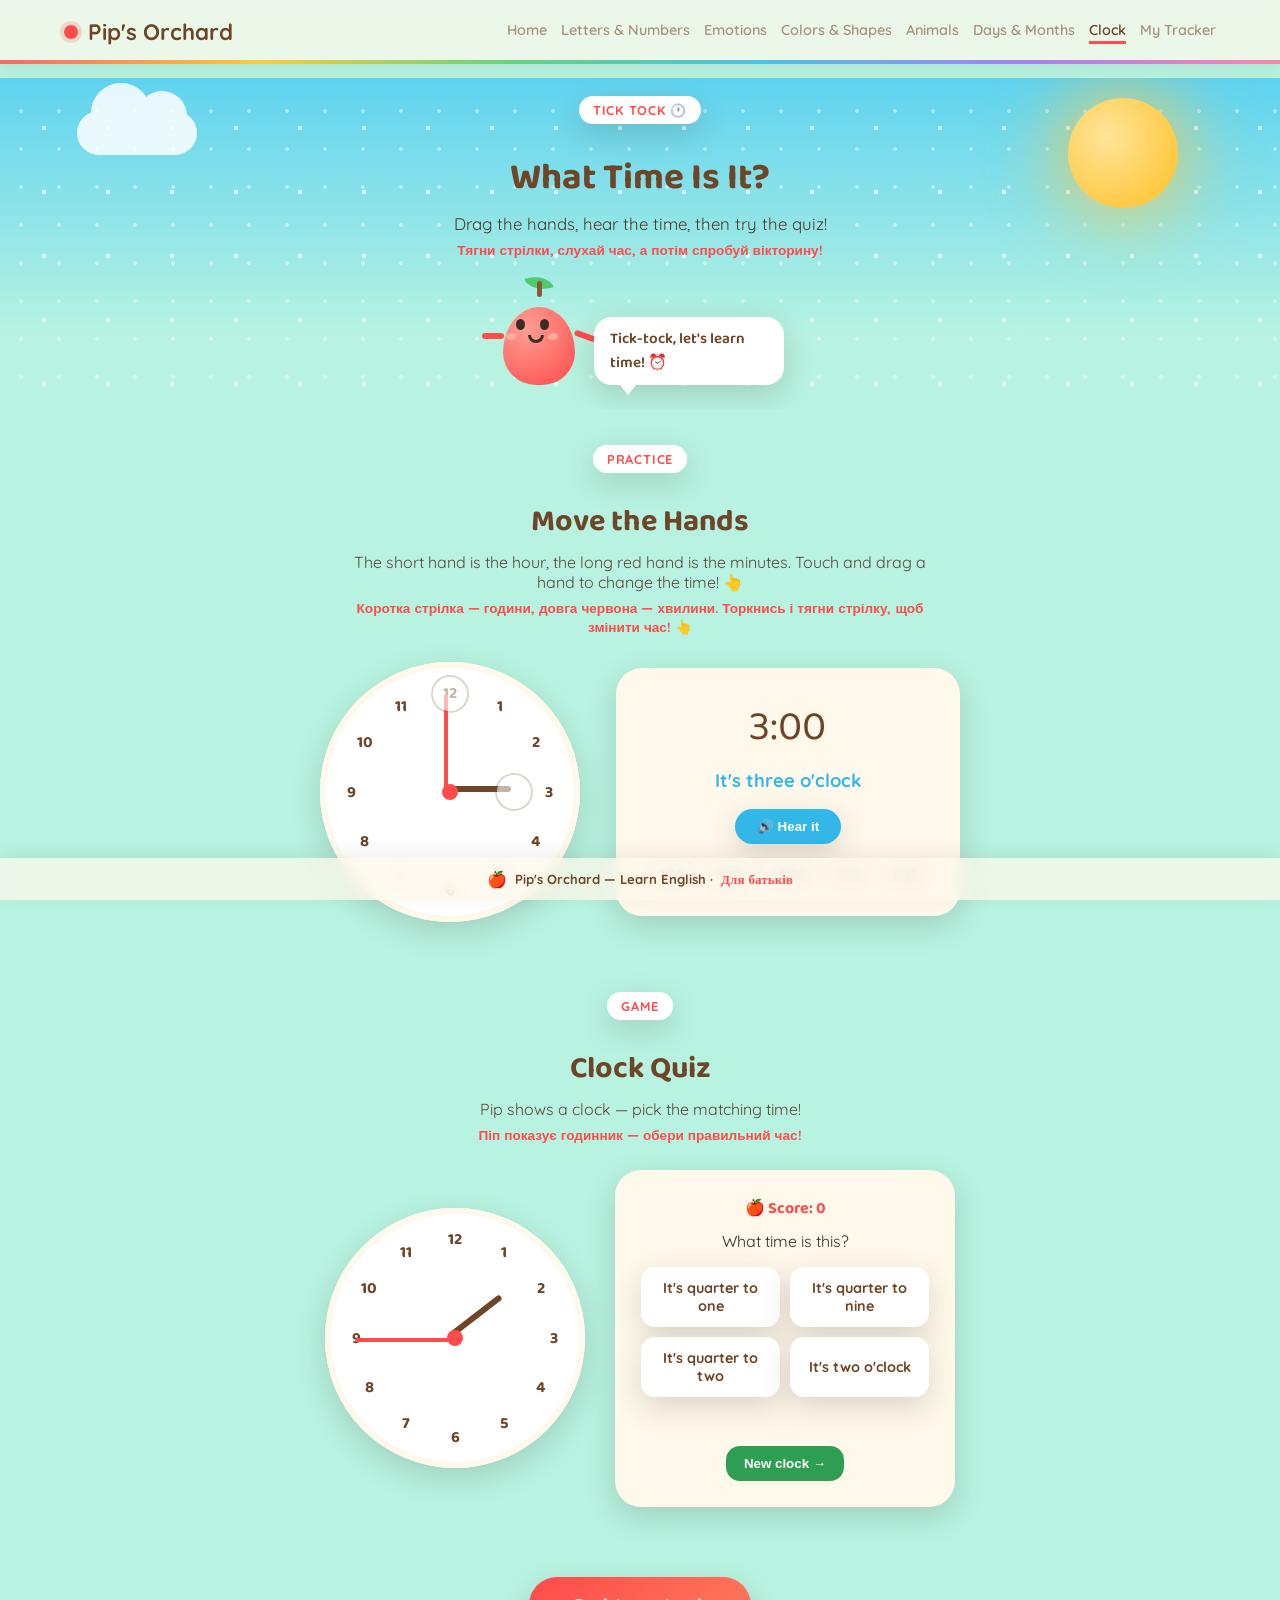
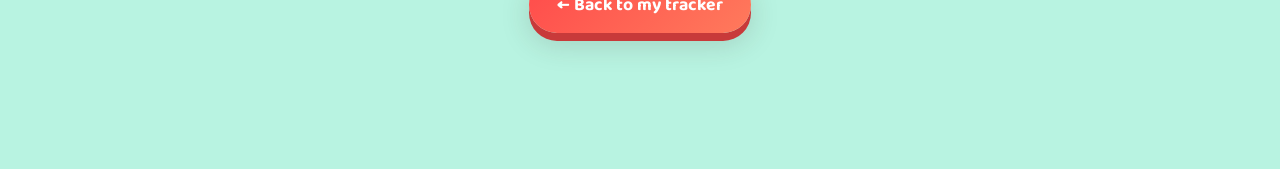
<file: clock.html>
<!DOCTYPE html>
<html lang="en">
<head>
<meta charset="UTF-8">
<meta name="viewport" content="width=device-width, initial-scale=1.0">
<link rel="manifest" href="manifest.json">
<link rel="icon" href="favicon-32.png" sizes="32x32">
<link rel="apple-touch-icon" href="apple-touch-icon.png">
<meta name="theme-color" content="#8FD9EA">
<meta name="apple-mobile-web-app-capable" content="yes">
<meta name="apple-mobile-web-app-status-bar-style" content="default">
<meta name="apple-mobile-web-app-title" content="Pip's Orchard">
<title>Clock Time — Pip's Orchard</title>
<link rel="preconnect" href="https://fonts.googleapis.com">
<link href="https://fonts.googleapis.com/css2?family=Baloo+2:wght@500;600;700;800&family=Quicksand:wght@500;600;700&display=swap" rel="stylesheet">
<link rel="stylesheet" href="style.css">
<script src="app.js"></script>
<style>
  #chero{
    background:linear-gradient(180deg,var(--sky-top) 0%, var(--sky-bottom) 78%);
    padding-bottom:24px;
  }
  .chero-content{position:relative; z-index:4; text-align:center; padding:18px 6% 6px;}
  .chero-content h1{font-size:2.3rem; margin:8px 0 6px; color:var(--bark-dark);}
  .chero-content p{margin:0; color:#4A3B2C; font-size:1.05rem;}

  main{max-width:1000px; margin:0 auto; padding:36px 6% 80px;}
  .section-head{text-align:center; max-width:600px; margin:0 auto 26px;}
  .section-head h2{font-size:1.9rem; color:var(--bark-dark); margin:8px 0 6px;}
  .section-head p{color:#5A4A38; margin:0;}
  section.block{margin-bottom:70px;}

  /* ---------- Practice clock ---------- */
  .practice-wrap{display:flex; gap:36px; justify-content:center; align-items:center; flex-wrap:wrap;}

  .clock-face{
    position:relative; width:260px; height:260px; border-radius:50%;
    background:#fff; box-shadow:var(--shadow), inset 0 0 0 6px var(--cream);
    flex-shrink:0; touch-action:none; user-select:none;
  }
  .clock-center{
    position:absolute; top:50%; left:50%; width:16px; height:16px; margin:-8px;
    background:var(--apple-red); border-radius:50%; z-index:5;
  }
  .clock-num{
    position:absolute; width:24px; height:24px; margin:-12px;
    display:grid; place-content:center; font-family:'Baloo 2'; font-weight:700;
    color:var(--bark-dark); font-size:1rem;
  }
  .hand{
    position:absolute; left:50%; top:50%; transform-origin:0 0; border-radius:6px;
    background:var(--ink); cursor:grab;
  }
  .hand.hour{width:6px; height:64px; margin-left:-3px; background:var(--bark-dark); z-index:3;}
  .hand.minute{width:4px; height:98px; margin-left:-2px; background:var(--apple-red); z-index:4;}
  .hand-grip{
    position:absolute; left:50%; top:50%; width:34px; height:34px; margin:-17px;
    border-radius:50%; cursor:grab; z-index:6;
    background:rgba(255,255,255,0.6); box-shadow:0 0 0 2px rgba(122,90,56,0.25);
  }

  .readout-card{
    background:var(--cream); border-radius:26px; box-shadow:var(--shadow);
    padding:26px 30px; text-align:center; min-width:220px;
  }
  .digital-time{font-family:'Baloo 2'; font-size:2.6rem; color:var(--bark-dark);}
  .time-phrase{font-weight:700; color:var(--blue); font-size:1.15rem; margin-top:8px; min-height:1.6rem;}
  .speak-time{
    margin-top:14px; border:none; background:var(--blue); color:#fff; font-weight:700;
    border-radius:20px; padding:10px 22px; cursor:pointer; box-shadow:var(--shadow);
  }
  .preset-row{display:flex; gap:8px; flex-wrap:wrap; justify-content:center; margin-top:16px;}
  .preset-btn{
    border:2px solid #EADFC9; background:#fff; border-radius:12px; padding:6px 10px;
    font-size:0.78rem; font-weight:700; color:#5A4A38; cursor:pointer;
  }

  /* ---------- Quiz ---------- */
  .quiz-wrap{display:flex; gap:30px; justify-content:center; align-items:center; flex-wrap:wrap;}
  .quiz-card{background:var(--cream); border-radius:26px; box-shadow:var(--shadow); padding:26px; text-align:center; max-width:340px;}
  .quiz-score{font-family:'Baloo 2'; font-weight:700; color:var(--apple-red); margin-bottom:10px;}
  .quiz-options{display:grid; grid-template-columns:1fr 1fr; gap:10px; margin-top:16px;}
  .quiz-btn{
    border:none; border-radius:14px; padding:12px 8px; font-family:'Quicksand'; font-weight:700;
    background:#fff; color:var(--bark-dark); box-shadow:var(--shadow); cursor:pointer; font-size:0.9rem;
  }
  .quiz-btn.correct{background:var(--leaf-light); color:#fff; animation:pop .3s ease;}
  .quiz-btn.wrong{background:#F2A39C; animation:shake .35s ease;}
  @keyframes pop{0%{transform:scale(1);}50%{transform:scale(1.1);}100%{transform:scale(1);}}
  @keyframes shake{0%,100%{transform:translateX(0);}25%{transform:translateX(-7px);}75%{transform:translateX(7px);}}
  .quiz-feedback{margin-top:12px; font-weight:700; min-height:1.4rem; color:var(--bark-dark);}
  .quiz-next{margin-top:14px;}

  .back-cta{display:flex; justify-content:center; margin-top:10px;}

  @media (max-width:600px){
    .chero-content h1{font-size:1.9rem;}
    .clock-face{width:220px; height:220px;}
    .hand.hour{height:54px;} .hand.minute{height:82px;}
    .practice-wrap, .quiz-wrap{gap:20px;}
    .readout-card, .quiz-card{padding:20px 18px;}
    .digital-time{font-size:2.2rem;}
    main{padding:26px 5% 70px;}
    .quiz-options{gap:8px;}
  }

  @media (max-width:360px){
    .clock-face{width:190px; height:190px;}
    .hand.hour{height:46px;} .hand.minute{height:70px;}
    .clock-num{font-size:0.85rem;}
    .digital-time{font-size:1.9rem;}
    .time-phrase{font-size:1rem;}
    .quiz-options{grid-template-columns:1fr; }
  }

  @media (pointer:coarse){
    .hand-grip{width:44px; height:44px; margin:-22px;}
    .preset-btn{min-height:38px;}
  }
</style>
</head>
<body>

<section class="section" id="chero">
  <div class="sun"></div>
  <div class="cloud cloud1"></div>

  <nav class="nav-bar">
    <a href="index.html" class="logo"><span class="logo-dot"></span> Pip's Orchard</a>
    <div class="nav-links">
      <a href="index.html">Home</a>
      <a href="letters.html">Letters &amp; Numbers</a>
      <a href="emotions.html">Emotions</a>
      <a href="colors.html">Colors &amp; Shapes</a>
      <a href="animals.html">Animals</a>
      <a href="days.html">Days &amp; Months</a>
      <a href="clock.html" class="active">Clock</a>
      <a href="tracker.html">My Tracker</a>
    </div>
    <button class="nav-toggle" id="navToggle" aria-label="Menu">☰</button>
  </nav>

  <div class="chero-content">
    <span class="eyebrow">TICK TOCK 🕐</span>
    <h1>What Time Is It?</h1>
    <p>Drag the hands, hear the time, then try the quiz!</p>
    <p class="ua-line">Тягни стрілки, слухай час, а потім спробуй вікторину!</p>
  </div>
  <div class="mascot-block" style="justify-content:center; margin-top:6px;">
    <div class="pip-wrap"><div class="pip">
      <div class="pip-crown"></div><div class="pip-leaf"></div><div class="pip-stem"></div>
      <div class="pip-body"></div>
      <div class="pip-eye l"></div><div class="pip-eye r"></div>
      <div class="pip-cheek l"></div><div class="pip-cheek r"></div>
      <div class="pip-mouth"></div>
      <div class="pip-arm l"></div><div class="pip-arm r"></div>
    </div></div>
    <div class="speech" id="clockPipSpeech">Tick-tock, let's learn time! ⏰</div>
  </div>
</section>

<main>
  <section class="block" id="practice">
    <div class="section-head">
      <span class="eyebrow">PRACTICE</span>
      <h2>Move the Hands</h2>
      <p>The short hand is the hour, the long red hand is the minutes. Touch and drag a hand to change the time! 👆</p>
      <p class="ua-line">Коротка стрілка — години, довга червона — хвилини. Торкнись і тягни стрілку, щоб змінити час! 👆</p>
    </div>
    <div class="practice-wrap">
      <div class="clock-face" id="clockFace">
        <div class="clock-center"></div>
        <div class="hand hour" id="hourHand"></div>
        <div class="hand minute" id="minuteHand"></div>
        <div class="hand-grip" id="hourGrip"></div>
        <div class="hand-grip" id="minuteGrip"></div>
      </div>
      <div class="readout-card">
        <div class="digital-time" id="digitalTime">3:00</div>
        <div class="time-phrase" id="timePhrase">It's three o'clock</div>
        <button class="speak-time" id="speakTimeBtn">🔊 Hear it</button>
        <div class="preset-row" id="presetRow"></div>
      </div>
    </div>
  </section>

  <section class="block" id="quiz">
    <div class="section-head">
      <span class="eyebrow">GAME</span>
      <h2>Clock Quiz</h2>
      <p>Pip shows a clock — pick the matching time!</p>
      <p class="ua-line">Піп показує годинник — обери правильний час!</p>
    </div>
    <div class="quiz-wrap">
      <div class="clock-face" id="quizFace" style="cursor:default;">
        <div class="clock-center"></div>
        <div class="hand hour" id="quizHourHand" style="cursor:default;"></div>
        <div class="hand minute" id="quizMinuteHand" style="cursor:default;"></div>
      </div>
      <div class="quiz-card">
        <div class="quiz-score" id="quizScore">🍎 Score: 0</div>
        <div>What time is this?</div>
        <div class="quiz-options" id="quizOptions"></div>
        <div class="quiz-feedback" id="quizFeedback"></div>
        <button class="mini-btn next quiz-next" id="quizNextBtn" style="border:none; border-radius:14px; padding:10px 18px; background:var(--leaf-dark); color:#fff; font-weight:700; cursor:pointer;">New clock →</button>
      </div>
    </div>
  </section>

  <div class="back-cta">
    <a class="cta" href="tracker.html">← Back to my tracker</a>
  </div>
</main>

<script>
  function speak(text){
    if(!('speechSynthesis' in window)) return;
    window.speechSynthesis.cancel();
    const u = new SpeechSynthesisUtterance(text);
    u.lang = 'en-US'; u.rate = 0.82; u.pitch = 1.05;
    window.speechSynthesis.speak(u);
  }

  const HOUR_WORDS = ['Twelve','One','Two','Three','Four','Five','Six','Seven','Eight','Nine','Ten','Eleven','Twelve'];

  function timePhrase(hour, minute){
    const h = ((hour - 1) % 12) + 1;
    const hWord = HOUR_WORDS[h];
    const nextHWord = HOUR_WORDS[h === 12 ? 1 : h + 1];
    if(minute === 0) return `It's ${hWord.toLowerCase()} o'clock`;
    if(minute === 15) return `It's quarter past ${hWord.toLowerCase()}`;
    if(minute === 30) return `It's half past ${hWord.toLowerCase()}`;
    if(minute === 45) return `It's quarter to ${nextHWord.toLowerCase()}`;
    return `It's ${h}:${String(minute).padStart(2,'0')}`;
  }

  // ---------- Build clock numbers ----------
  function buildNumbers(faceEl){
    for(let n=1; n<=12; n++){
      const angle = (n/12) * 2*Math.PI - Math.PI/2;
      const r = faceEl.clientWidth ? faceEl.clientWidth*0.38 : 96;
      const cx = (faceEl.clientWidth||260)/2 + Math.cos(angle)*r;
      const cy = (faceEl.clientHeight||260)/2 + Math.sin(angle)*r;
      const el = document.createElement('div');
      el.className = 'clock-num';
      el.style.left = cx+'px';
      el.style.top = cy+'px';
      el.textContent = n;
      faceEl.appendChild(el);
    }
  }
  buildNumbers(document.getElementById('clockFace'));
  buildNumbers(document.getElementById('quizFace'));

  // ---------- Practice clock: drag hands ----------
  const clockFace = document.getElementById('clockFace');
  const hourHand = document.getElementById('hourHand');
  const minuteHand = document.getElementById('minuteHand');
  const hourGrip = document.getElementById('hourGrip');
  const minuteGrip = document.getElementById('minuteGrip');

  let curHour = 3, curMinute = 0;

  function positionGrip(grip, lengthPct){
    // placed via rotation together with hand, handled in render
  }

  function angleForHour(h){ return ((h % 12) / 12) * 360; }
  function angleForMinute(m){ return (m / 60) * 360; }

  function render(){
    const hAngle = angleForHour(curHour) + (curMinute/60)*30;
    const mAngle = angleForMinute(curMinute);
    hourHand.style.transform = `rotate(${hAngle + 180}deg)`;
    minuteHand.style.transform = `rotate(${mAngle + 180}deg)`;

    const hourLen = hourHand.offsetHeight, minuteLen = minuteHand.offsetHeight;
    const hRad = (hAngle - 90) * Math.PI/180;
    const mRad = (mAngle - 90) * Math.PI/180;
    const cx = clockFace.clientWidth/2, cy = clockFace.clientHeight/2;
    hourGrip.style.left = (cx + Math.cos(hRad)*hourLen)+'px';
    hourGrip.style.top = (cy + Math.sin(hRad)*hourLen)+'px';
    minuteGrip.style.left = (cx + Math.cos(mRad)*minuteLen)+'px';
    minuteGrip.style.top = (cy + Math.sin(mRad)*minuteLen)+'px';

    const displayHour = ((curHour - 1) % 12) + 1;
    document.getElementById('digitalTime').textContent = `${displayHour}:${String(curMinute).padStart(2,'0')}`;
    document.getElementById('timePhrase').textContent = timePhrase(curHour, curMinute);
  }

  function angleFromPointer(evt){
    const rect = clockFace.getBoundingClientRect();
    const clientX = evt.touches ? evt.touches[0].clientX : evt.clientX;
    const clientY = evt.touches ? evt.touches[0].clientY : evt.clientY;
    const cx = rect.left + rect.width/2, cy = rect.top + rect.height/2;
    const dx = clientX - cx, dy = clientY - cy;
    let deg = Math.atan2(dx, -dy) * 180/Math.PI;
    if(deg < 0) deg += 360;
    return deg;
  }

  let dragging = null;
  function startDrag(which){ return (evt)=>{ dragging = which; evt.preventDefault(); }; }
  function onMove(evt){
    if(!dragging) return;
    const deg = angleFromPointer(evt);
    if(dragging === 'hour'){
      let h = Math.round(deg/30) % 12;
      if(h === 0) h = 12;
      curHour = h;
    } else {
      let m = Math.round(deg/90) * 15 % 60;
      curMinute = m;
    }
    render();
    evt.preventDefault();
  }
  function endDrag(){ dragging = null; }

  hourGrip.addEventListener('mousedown', startDrag('hour'));
  minuteGrip.addEventListener('mousedown', startDrag('minute'));
  hourGrip.addEventListener('touchstart', startDrag('hour'), {passive:false});
  minuteGrip.addEventListener('touchstart', startDrag('minute'), {passive:false});
  window.addEventListener('mousemove', onMove);
  window.addEventListener('touchmove', onMove, {passive:false});
  window.addEventListener('mouseup', endDrag);
  window.addEventListener('touchend', endDrag);

  document.getElementById('speakTimeBtn').addEventListener('click', ()=> speak(timePhrase(curHour, curMinute)));

  const presets = [[7,0],[8,30],[12,0],[3,15],[6,45]];
  const presetRow = document.getElementById('presetRow');
  presets.forEach(([h,m])=>{
    const b = document.createElement('button');
    b.className = 'preset-btn';
    b.textContent = `${h}:${String(m).padStart(2,'0')}`;
    b.addEventListener('click', ()=>{ curHour=h; curMinute=m; render(); });
    presetRow.appendChild(b);
  });

  render();

  // ---------- Quiz ----------
  const quizHourHand = document.getElementById('quizHourHand');
  const quizMinuteHand = document.getElementById('quizMinuteHand');
  let quizScore = 0;
  let quizAnswer = '';
  let quizLocked = false;

  function shuffle(arr){
    const a = arr.slice();
    for(let i=a.length-1;i>0;i--){ const j=Math.floor(Math.random()*(i+1)); [a[i],a[j]]=[a[j],a[i]]; }
    return a;
  }

  function randomTime(){
    const h = 1 + Math.floor(Math.random()*12);
    const m = [0,15,30,45][Math.floor(Math.random()*4)];
    return [h,m];
  }

  function setQuizClock(h,m){
    const hAngle = angleForHour(h) + (m/60)*30;
    const mAngle = angleForMinute(m);
    quizHourHand.style.transform = `rotate(${hAngle + 180}deg)`;
    quizMinuteHand.style.transform = `rotate(${mAngle + 180}deg)`;
  }

  function newQuizRound(){
    quizLocked = false;
    document.getElementById('quizFeedback').textContent = '';
    const [h,m] = randomTime();
    setQuizClock(h,m);
    quizAnswer = timePhrase(h,m);

    const wrongs = new Set();
    while(wrongs.size < 3){
      const [wh,wm] = randomTime();
      const phrase = timePhrase(wh,wm);
      if(phrase !== quizAnswer) wrongs.add(phrase);
    }
    const options = shuffle([quizAnswer, ...wrongs]);
    const optWrap = document.getElementById('quizOptions');
    optWrap.innerHTML = '';
    options.forEach(opt=>{
      const btn = document.createElement('button');
      btn.className = 'quiz-btn';
      btn.textContent = opt;
      btn.dataset.val = opt;
      btn.addEventListener('click', ()=> handleQuizPick(btn, opt));
      optWrap.appendChild(btn);
    });
  }

  function handleQuizPick(btn, opt){
    if(quizLocked) return;
    const feedback = document.getElementById('quizFeedback');
    if(opt === quizAnswer){
      quizLocked = true;
      btn.classList.add('correct');
      quizScore++;
      document.getElementById('quizScore').textContent = '🍎 Score: ' + quizScore;
      feedback.textContent = 'Yes! ' + quizAnswer + ' 🎉';
      speak('Correct! ' + quizAnswer);
      pipUpdateBest('pipClockBest', quizScore);
      pipAnnounceNewBadges();
      setTimeout(newQuizRound, 2200);
    } else {
      quizLocked = true;
      btn.classList.add('wrong');
      const optWrap = document.getElementById('quizOptions');
      const correctBtn = [...optWrap.children].find(b => b.dataset.val === quizAnswer);
      if(correctBtn) correctBtn.classList.add('correct');
      feedback.textContent = 'Not quite — ' + quizAnswer;
      speak(quizAnswer);
      setTimeout(newQuizRound, 2400);
    }
  }

  document.getElementById('quizNextBtn').addEventListener('click', newQuizRound);
  newQuizRound();
  pipApplyMood();
  pipInitChrome();
</script>

<footer class="site-footer">
  <div class="footer-inner"><span class="footer-pip">🍎</span> Pip's Orchard — Learn English · <a href="parents.html">Для батьків</a></div>
  <button class="install-btn" id="installBtn" style="display:none;">📲 Встановити додаток</button>
</footer>
<button class="to-top-btn" id="toTopBtn" aria-label="Back to top">↑</button>


</body>
</html>
</file>
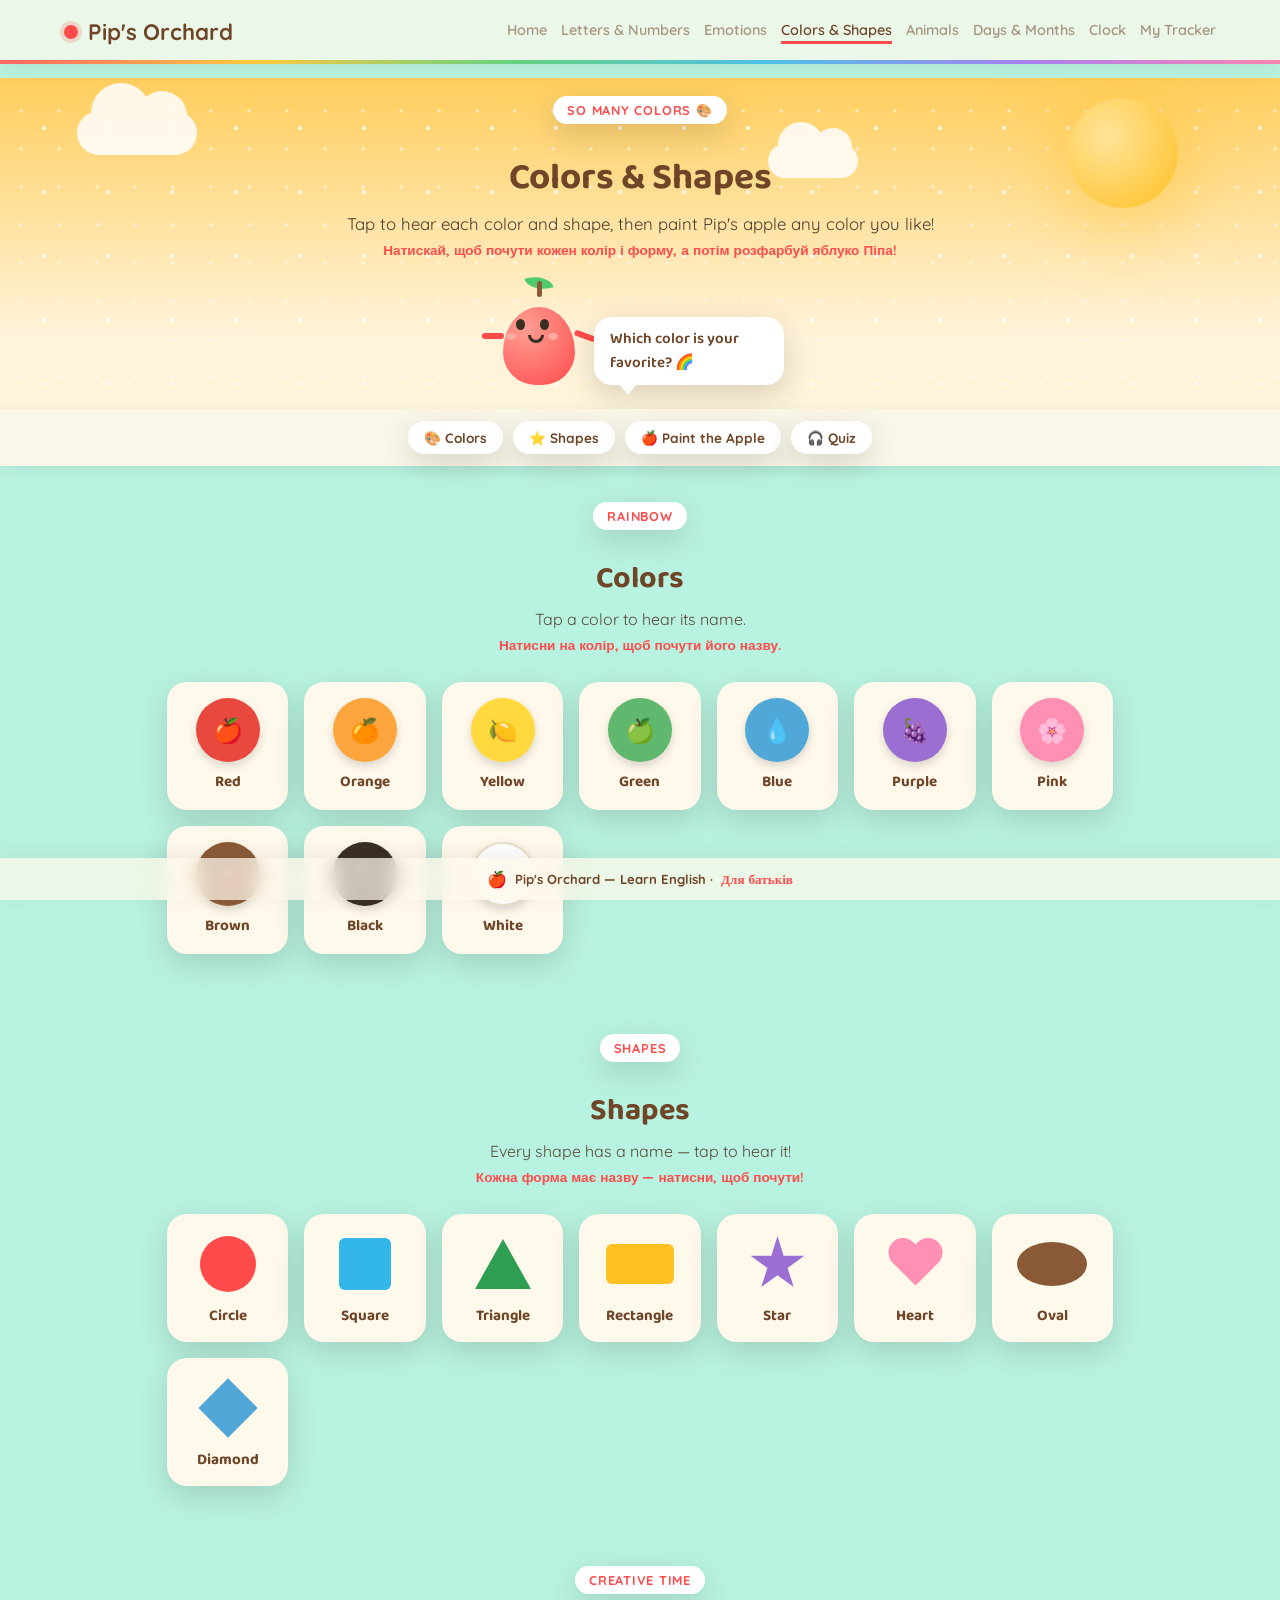
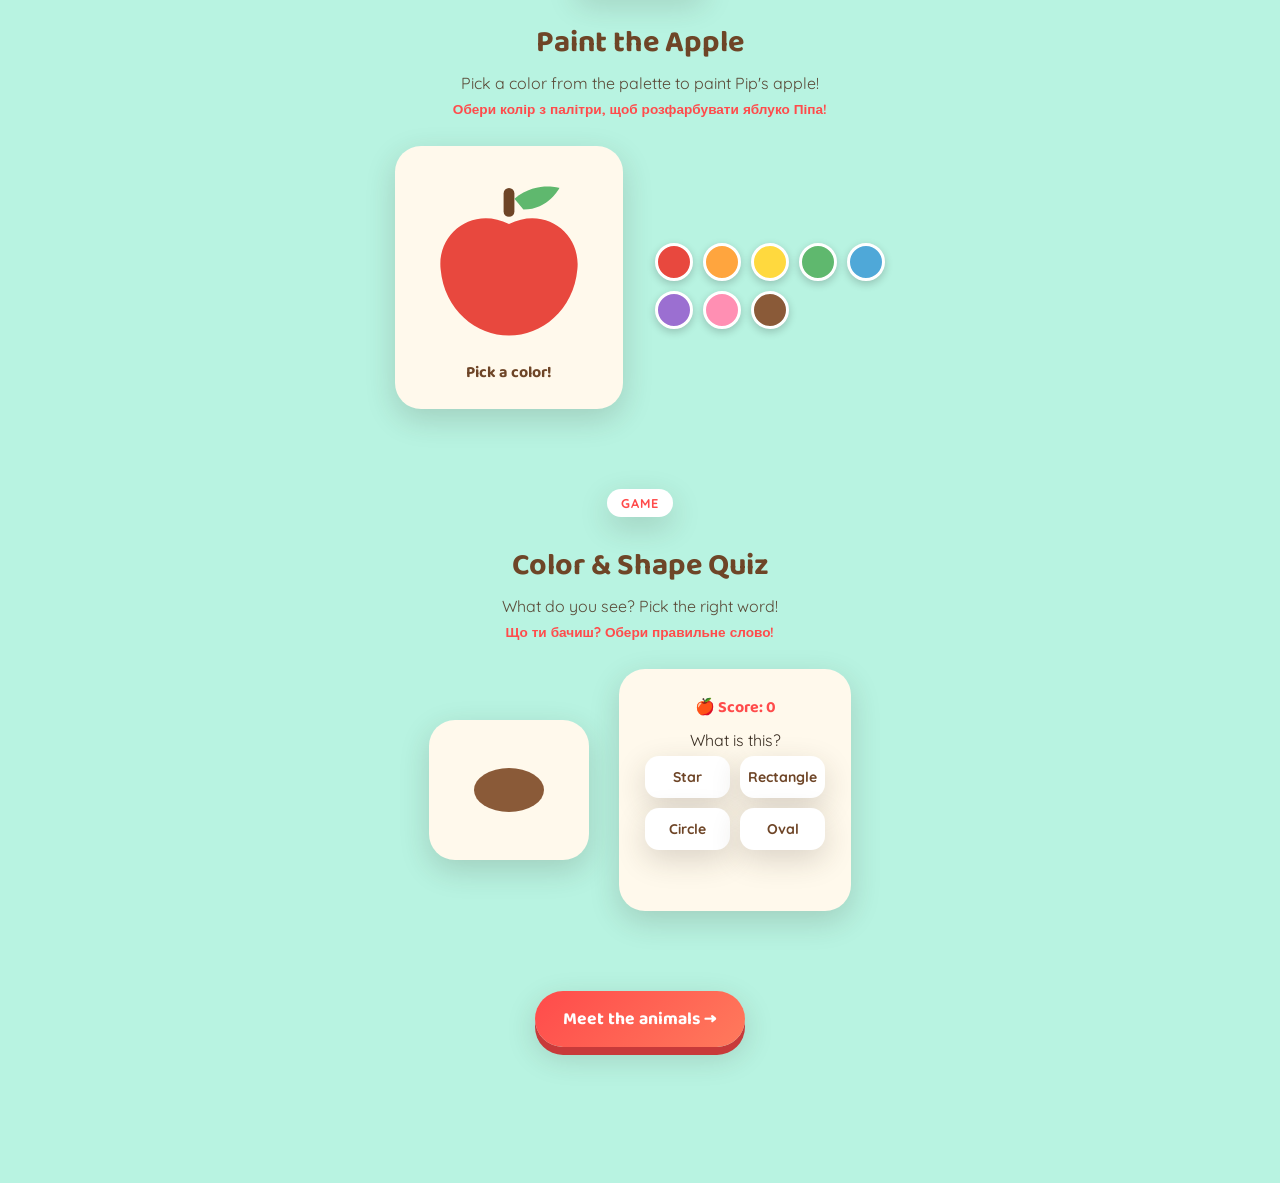
<file: colors.html>
<!DOCTYPE html>
<html lang="en">
<head>
<meta charset="UTF-8">
<meta name="viewport" content="width=device-width, initial-scale=1.0">
<link rel="manifest" href="manifest.json">
<link rel="icon" href="favicon-32.png" sizes="32x32">
<link rel="apple-touch-icon" href="apple-touch-icon.png">
<meta name="theme-color" content="#8FD9EA">
<meta name="apple-mobile-web-app-capable" content="yes">
<meta name="apple-mobile-web-app-status-bar-style" content="default">
<meta name="apple-mobile-web-app-title" content="Pip's Orchard">
<title>Colors &amp; Shapes — Pip's Orchard</title>
<link rel="preconnect" href="https://fonts.googleapis.com">
<link href="https://fonts.googleapis.com/css2?family=Baloo+2:wght@500;600;700;800&family=Quicksand:wght@500;600;700&display=swap" rel="stylesheet">
<link rel="stylesheet" href="style.css">
<script src="app.js"></script>
<style>
  #cshero{
    background:linear-gradient(180deg,var(--sky2-top) 0%, var(--sky2-bottom) 78%);
    padding-bottom:24px;
  }
  .cshero-content{position:relative; z-index:4; text-align:center; padding:18px 6% 6px;}
  .cshero-content h1{font-size:2.3rem; margin:8px 0 6px; color:var(--bark-dark);}
  .cshero-content p{margin:0; color:#4A3B2C; font-size:1.05rem;}

  .subnav{
    position:sticky; top:78px; z-index:20;
    display:flex; gap:10px; justify-content:center; flex-wrap:wrap;
    background:rgba(255,248,234,0.92); backdrop-filter:blur(6px);
    padding:12px 5%; box-shadow:0 4px 14px rgba(58,46,35,0.08);
  }
  .subnav a{
    text-decoration:none; font-weight:700; font-size:0.85rem; color:var(--bark-dark);
    background:#fff; padding:8px 16px; border-radius:20px; box-shadow:var(--shadow);
    white-space:nowrap;
  }

  main{max-width:1100px; margin:0 auto; padding:36px 6% 80px;}
  .section-head{text-align:center; max-width:600px; margin:0 auto 28px;}
  .section-head h2{font-size:1.9rem; color:var(--bark-dark); margin:8px 0 6px;}
  .section-head p{color:#5A4A38; margin:0;}
  section.block{scroll-margin-top:140px; margin-bottom:80px;}

  /* ---------- Color swatches ---------- */
  .color-grid{
    display:grid; grid-template-columns:repeat(auto-fill, minmax(120px,1fr));
    gap:16px;
  }
  .color-card{
    background:var(--cream); border-radius:20px; box-shadow:var(--shadow);
    padding:16px 10px; text-align:center; cursor:pointer; transition:transform .15s ease;
  }
  .swatch{
    width:64px; height:64px; border-radius:50%; margin:0 auto 8px;
    display:grid; place-content:center; font-size:1.5rem; box-shadow:0 4px 10px rgba(0,0,0,0.15);
  }
  .color-name{font-family:'Baloo 2'; font-weight:700; color:var(--bark-dark); font-size:0.95rem;}

  /* ---------- Shapes ---------- */
  .shape-grid{
    display:grid; grid-template-columns:repeat(auto-fill, minmax(120px,1fr));
    gap:16px;
  }
  .shape-card{
    background:var(--cream); border-radius:20px; box-shadow:var(--shadow);
    padding:18px 10px 14px; text-align:center; cursor:pointer; transition:transform .15s ease;
  }
  .shape-holder{height:64px; display:flex; align-items:center; justify-content:center; margin-bottom:8px;}
  .shape-name{font-family:'Baloo 2'; font-weight:700; color:var(--bark-dark); font-size:0.95rem;}

  .sh-circle{width:56px; height:56px; border-radius:50%; background:var(--apple-red);}
  .sh-square{width:52px; height:52px; border-radius:6px; background:var(--blue);}
  .sh-triangle{width:0; height:0; border-left:28px solid transparent; border-right:28px solid transparent; border-bottom:50px solid var(--leaf-dark);}
  .sh-rectangle{width:68px; height:40px; border-radius:6px; background:var(--sun);}
  .sh-star{
    width:56px; height:56px; background:#9B6FD1;
    clip-path:polygon(50% 0%, 61% 35%, 98% 35%, 68% 57%, 79% 91%, 50% 70%, 21% 91%, 32% 57%, 2% 35%, 39% 35%);
  }
  .sh-heart{position:relative; width:56px; height:50px;}
  .sh-heart::before, .sh-heart::after{
    content:""; position:absolute; top:0; width:29px; height:46px; background:#FF8FB3; border-radius:29px 29px 0 0;
  }
  .sh-heart::before{left:28px; transform:rotate(-45deg); transform-origin:0 100%;}
  .sh-heart::after{left:0; transform:rotate(45deg); transform-origin:100% 100%;}
  .sh-oval{width:70px; height:44px; border-radius:50%; background:#8A5A38;}
  .sh-diamond{width:42px; height:42px; background:#4FA8D8; transform:rotate(45deg);}

  /* ---------- Paint the apple ---------- */
  .paint-wrap{display:flex; gap:32px; justify-content:center; align-items:center; flex-wrap:wrap;}
  .paint-apple-holder{
    background:var(--cream); border-radius:26px; box-shadow:var(--shadow); padding:24px; text-align:center;
  }
  .paint-apple{width:180px; height:180px;}
  .paint-apple svg{width:100%; height:100%; display:block;}
  .apple-fill{ transition: fill .25s ease; }
  .paint-palette{
    display:grid; grid-template-columns:repeat(5,1fr); gap:10px; max-width:260px; margin-top:16px;
  }
  .paint-swatch{
    width:38px; height:38px; border-radius:50%; border:3px solid #fff; box-shadow:0 3px 8px rgba(0,0,0,0.2);
    cursor:pointer;
  }
  .paint-caption{margin-top:10px; font-family:'Baloo 2'; font-weight:700; color:var(--bark-dark); min-height:1.4rem;}

  /* ---------- Quiz ---------- */
  .csq-wrap{display:flex; gap:30px; justify-content:center; align-items:center; flex-wrap:wrap;}
  .csq-stage{background:var(--cream); border-radius:26px; box-shadow:var(--shadow); padding:30px; text-align:center; min-width:160px;}
  .csq-target{width:80px; height:80px; margin:0 auto; display:flex; align-items:center; justify-content:center;}
  .csq-card{background:var(--cream); border-radius:26px; box-shadow:var(--shadow); padding:26px; text-align:center; max-width:340px;}
  .csq-score{font-family:'Baloo 2'; font-weight:700; color:var(--apple-red); margin-bottom:10px;}
  .csq-options{display:grid; grid-template-columns:1fr 1fr; gap:10px; margin-top:6px;}
  .csq-btn{
    border:none; border-radius:14px; padding:12px 8px; font-family:'Quicksand'; font-weight:700;
    background:#fff; color:var(--bark-dark); box-shadow:var(--shadow); cursor:pointer; font-size:0.88rem;
  }
  .csq-btn.correct{background:var(--leaf-light); color:#fff; animation:pop .3s ease;}
  .csq-btn.wrong{background:#F2A39C; animation:shake .35s ease;}
  @keyframes pop{0%{transform:scale(1);}50%{transform:scale(1.1);}100%{transform:scale(1);}}
  @keyframes shake{0%,100%{transform:translateX(0);}25%{transform:translateX(-7px);}75%{transform:translateX(7px);}}
  .csq-feedback{margin-top:12px; font-weight:700; min-height:1.4rem; color:var(--bark-dark);}

  .back-cta{display:flex; justify-content:center; margin-top:10px;}

  @media (max-width:600px){
    .cshero-content h1{font-size:1.9rem;}
    .color-grid, .shape-grid{grid-template-columns:repeat(auto-fill, minmax(96px,1fr)); gap:12px;}
    .swatch{width:52px; height:52px;}
    .paint-apple{width:140px; height:140px;}
    .subnav{top:64px;}
    main{padding:26px 5% 70px;}
  }
</style>
</head>
<body>

<section class="section" id="cshero">
  <div class="sun"></div>
  <div class="cloud cloud1"></div>
  <div class="cloud cloud2"></div>

  <nav class="nav-bar">
    <a href="index.html" class="logo"><span class="logo-dot"></span> Pip's Orchard</a>
    <div class="nav-links">
      <a href="index.html">Home</a>
      <a href="letters.html">Letters &amp; Numbers</a>
      <a href="emotions.html">Emotions</a>
      <a href="colors.html" class="active">Colors &amp; Shapes</a>
      <a href="animals.html">Animals</a>
      <a href="days.html">Days &amp; Months</a>
      <a href="clock.html">Clock</a>
      <a href="tracker.html">My Tracker</a>
    </div>
    <button class="nav-toggle" id="navToggle" aria-label="Menu">☰</button>
  </nav>

  <div class="cshero-content">
    <span class="eyebrow">SO MANY COLORS 🎨</span>
    <h1>Colors &amp; Shapes</h1>
    <p>Tap to hear each color and shape, then paint Pip's apple any color you like!</p>
    <p class="ua-line">Натискай, щоб почути кожен колір і форму, а потім розфарбуй яблуко Піпа!</p>
  </div>
  <div class="mascot-block" style="justify-content:center; margin-top:6px;">
    <div class="pip-wrap"><div class="pip">
      <div class="pip-crown"></div><div class="pip-leaf"></div><div class="pip-stem"></div>
      <div class="pip-body"></div>
      <div class="pip-eye l"></div><div class="pip-eye r"></div>
      <div class="pip-cheek l"></div><div class="pip-cheek r"></div>
      <div class="pip-mouth"></div>
      <div class="pip-arm l"></div><div class="pip-arm r"></div>
    </div></div>
    <div class="speech">Which color is your favorite? 🌈</div>
  </div>
</section>

<div class="subnav">
  <a href="#colors">🎨 Colors</a>
  <a href="#shapes">⭐ Shapes</a>
  <a href="#paint">🍎 Paint the Apple</a>
  <a href="#csquiz">🎧 Quiz</a>
</div>

<main>
  <section class="block" id="colors">
    <div class="section-head">
      <span class="eyebrow">RAINBOW</span>
      <h2>Colors</h2>
      <p>Tap a color to hear its name.</p>
      <p class="ua-line">Натисни на колір, щоб почути його назву.</p>
    </div>
    <div class="color-grid" id="colorGrid"></div>
  </section>

  <section class="block" id="shapes">
    <div class="section-head">
      <span class="eyebrow">SHAPES</span>
      <h2>Shapes</h2>
      <p>Every shape has a name — tap to hear it!</p>
      <p class="ua-line">Кожна форма має назву — натисни, щоб почути!</p>
    </div>
    <div class="shape-grid" id="shapeGrid"></div>
  </section>

  <section class="block" id="paint">
    <div class="section-head">
      <span class="eyebrow">CREATIVE TIME</span>
      <h2>Paint the Apple</h2>
      <p>Pick a color from the palette to paint Pip's apple!</p>
      <p class="ua-line">Обери колір з палітри, щоб розфарбувати яблуко Піпа!</p>
    </div>
    <div class="paint-wrap">
      <div class="paint-apple-holder">
        <div class="paint-apple">
          <svg viewBox="0 0 100 100">
            <path class="apple-fill" fill="#E8483E" d="M50 30 C 30 20, 10 35, 12 55 C 14 78, 32 92, 50 92 C 68 92, 86 78, 88 55 C 90 35, 70 20, 50 30 Z"/>
            <rect x="47" y="10" width="6" height="16" rx="3" fill="#6E4527"/>
            <path d="M53 16 C 65 6, 78 10, 78 10 C 78 10, 72 22, 58 22 Z" fill="#5FB86E"/>
          </svg>
        </div>
        <div class="paint-caption" id="paintCaption">Pick a color!</div>
      </div>
      <div class="paint-palette" id="paintPalette"></div>
    </div>
  </section>

  <section class="block" id="csquiz">
    <div class="section-head">
      <span class="eyebrow">GAME</span>
      <h2>Color &amp; Shape Quiz</h2>
      <p>What do you see? Pick the right word!</p>
      <p class="ua-line">Що ти бачиш? Обери правильне слово!</p>
    </div>
    <div class="csq-wrap">
      <div class="csq-stage">
        <div class="csq-target" id="csqTarget"></div>
      </div>
      <div class="csq-card">
        <div class="csq-score" id="csqScore">🍎 Score: 0</div>
        <div id="csqPrompt">What is this?</div>
        <div class="csq-options" id="csqOptions"></div>
        <div class="csq-feedback" id="csqFeedback"></div>
      </div>
    </div>
  </section>

  <div class="back-cta">
    <a class="cta" href="animals.html">Meet the animals →</a>
  </div>
</main>

<footer class="site-footer">
  <div class="footer-inner"><span class="footer-pip">🍎</span> Pip's Orchard — Learn English · <a href="parents.html">Для батьків</a></div>
  <button class="install-btn" id="installBtn" style="display:none;">📲 Встановити додаток</button>
</footer>
<button class="to-top-btn" id="toTopBtn" aria-label="Back to top">↑</button>

<script>
  function speak(text){
    if(!('speechSynthesis' in window)) return;
    window.speechSynthesis.cancel();
    const u = new SpeechSynthesisUtterance(text);
    u.lang = 'en-US'; u.rate = 0.85; u.pitch = 1.05;
    window.speechSynthesis.speak(u);
  }

  const colors = [
    ['Red','#E8483E','🍎'], ['Orange','#FFA53E','🍊'], ['Yellow','#FFD93E','🍋'],
    ['Green','#5FB86E','🍏'], ['Blue','#4FA8D8','💧'], ['Purple','#9B6FD1','🍇'],
    ['Pink','#FF8FB3','🌸'], ['Brown','#8A5A38','🍫'], ['Black','#3A2E23','⚫'],
    ['White','#FFFFFF','☁️']
  ];

  const shapes = [
    ['Circle','sh-circle'], ['Square','sh-square'], ['Triangle','sh-triangle'],
    ['Rectangle','sh-rectangle'], ['Star','sh-star'], ['Heart','sh-heart'],
    ['Oval','sh-oval'], ['Diamond','sh-diamond']
  ];

  // ---------- Colors grid ----------
  const colorGrid = document.getElementById('colorGrid');
  colors.forEach(([name, hex, emoji])=>{
    const card = document.createElement('div');
    card.className = 'color-card';
    const border = hex === '#FFFFFF' ? 'border:2px solid #EADFC9;' : '';
    card.innerHTML = `
      <div class="swatch" style="background:${hex}; ${border}">${emoji}</div>
      <div class="color-name">${name}</div>`;
    card.addEventListener('click', ()=>{
      speak(name);
      pipMarkColorSeen(name);
      pipAnnounceNewBadges();
    });
    colorGrid.appendChild(card);
  });

  // ---------- Shapes grid ----------
  const shapeGrid = document.getElementById('shapeGrid');
  shapes.forEach(([name, cls])=>{
    const card = document.createElement('div');
    card.className = 'shape-card';
    card.innerHTML = `
      <div class="shape-holder"><div class="${cls}"></div></div>
      <div class="shape-name">${name}</div>`;
    card.addEventListener('click', ()=>{
      speak(name);
      pipMarkShapeSeen(name);
      pipAnnounceNewBadges();
    });
    shapeGrid.appendChild(card);
  });

  // ---------- Paint the apple ----------
  const paintPalette = document.getElementById('paintPalette');
  const appleFill = document.querySelector('.apple-fill');
  colors.filter(c => c[0] !== 'White' && c[0] !== 'Black').forEach(([name, hex])=>{
    const sw = document.createElement('div');
    sw.className = 'paint-swatch';
    sw.style.background = hex;
    sw.addEventListener('click', ()=>{
      appleFill.setAttribute('fill', hex);
      document.getElementById('paintCaption').textContent = name + ' apple!';
      speak(name);
    });
    paintPalette.appendChild(sw);
  });

  // ---------- Quiz ----------
  let csqScore = 0;
  let csqAnswer = '';
  let csqLocked = false;

  function shuffle(arr){
    const a = arr.slice();
    for(let i=a.length-1;i>0;i--){ const j=Math.floor(Math.random()*(i+1)); [a[i],a[j]]=[a[j],a[i]]; }
    return a;
  }

  function newCsqRound(){
    csqLocked = false;
    document.getElementById('csqFeedback').textContent = '';
    const target = document.getElementById('csqTarget');
    target.innerHTML = '';

    const useColor = Math.random() < 0.5;
    let pool, answer;
    if(useColor){
      const [name, hex] = colors[Math.floor(Math.random()*colors.length)];
      const border = hex === '#FFFFFF' ? 'border:2px solid #EADFC9;' : '';
      target.innerHTML = `<div class="swatch" style="width:70px;height:70px;background:${hex}; ${border}"></div>`;
      answer = name;
      pool = colors.map(c=>c[0]);
    } else {
      const [name, cls] = shapes[Math.floor(Math.random()*shapes.length)];
      target.innerHTML = `<div class="${cls}"></div>`;
      answer = name;
      pool = shapes.map(s=>s[0]);
    }
    csqAnswer = answer;

    const wrongs = shuffle(pool.filter(n => n !== answer)).slice(0,3);
    const options = shuffle([answer, ...wrongs]);
    const optWrap = document.getElementById('csqOptions');
    optWrap.innerHTML = '';
    options.forEach(opt=>{
      const btn = document.createElement('button');
      btn.className = 'csq-btn';
      btn.textContent = opt;
      btn.dataset.val = opt;
      btn.addEventListener('click', ()=> handleCsqPick(btn, opt));
      optWrap.appendChild(btn);
    });
  }

  function handleCsqPick(btn, opt){
    if(csqLocked) return;
    const feedback = document.getElementById('csqFeedback');
    if(opt === csqAnswer){
      csqLocked = true;
      btn.classList.add('correct');
      csqScore++;
      document.getElementById('csqScore').textContent = '🍎 Score: ' + csqScore;
      feedback.textContent = `Yes! That's ${csqAnswer}! 🎉`;
      speak(`Correct! ${csqAnswer}`);
      pipUpdateBest('pipColorQuizBest', csqScore);
      pipAnnounceNewBadges();
      setTimeout(newCsqRound, 1900);
    } else {
      csqLocked = true;
      btn.classList.add('wrong');
      const optWrap = document.getElementById('csqOptions');
      const correctBtn = [...optWrap.children].find(b => b.dataset.val === csqAnswer);
      if(correctBtn) correctBtn.classList.add('correct');
      feedback.textContent = `Not quite — it's ${csqAnswer}!`;
      speak(csqAnswer);
      setTimeout(newCsqRound, 2200);
    }
  }

  newCsqRound();
  pipApplyMood();
  pipInitChrome();
</script>

</body>
</html>
</file>
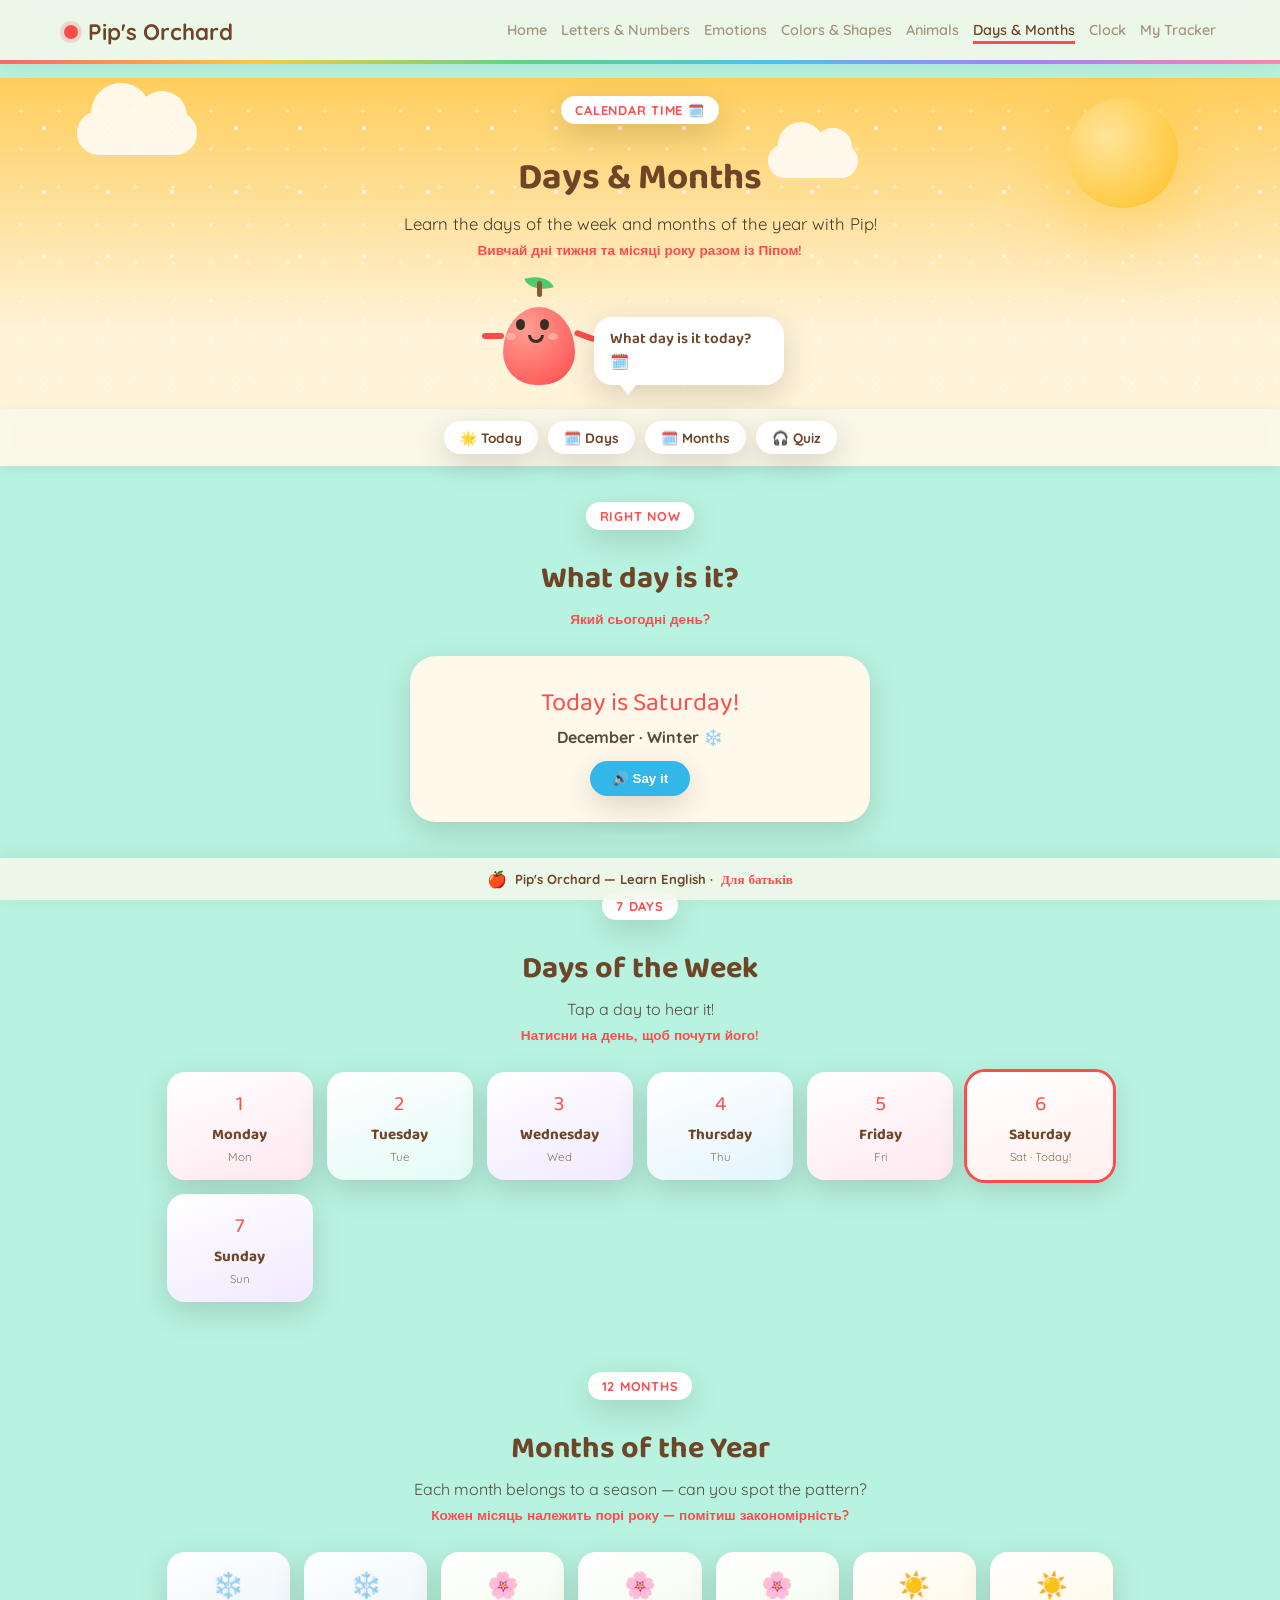
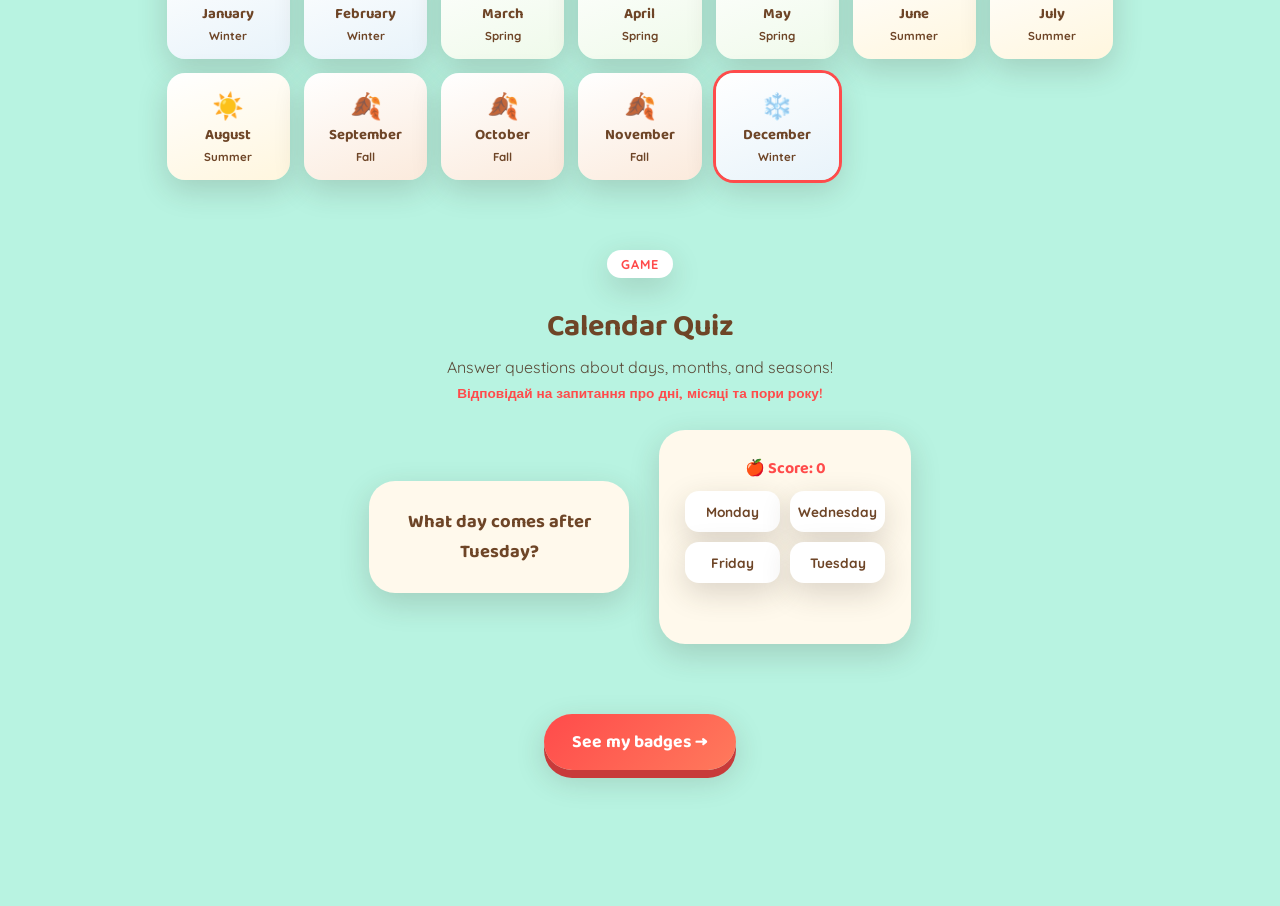
<file: days.html>
<!DOCTYPE html>
<html lang="en">
<head>
<meta charset="UTF-8">
<meta name="viewport" content="width=device-width, initial-scale=1.0">
<link rel="manifest" href="manifest.json">
<link rel="icon" href="favicon-32.png" sizes="32x32">
<link rel="apple-touch-icon" href="apple-touch-icon.png">
<meta name="theme-color" content="#8FD9EA">
<meta name="apple-mobile-web-app-capable" content="yes">
<meta name="apple-mobile-web-app-status-bar-style" content="default">
<meta name="apple-mobile-web-app-title" content="Pip's Orchard">
<title>Days &amp; Months — Pip's Orchard</title>
<link rel="preconnect" href="https://fonts.googleapis.com">
<link href="https://fonts.googleapis.com/css2?family=Baloo+2:wght@500;600;700;800&family=Quicksand:wght@500;600;700&display=swap" rel="stylesheet">
<link rel="stylesheet" href="style.css">
<script src="app.js"></script>
<style>
  #dhero{
    background:linear-gradient(180deg,var(--sky2-top) 0%, var(--sky2-bottom) 78%);
    padding-bottom:24px;
  }
  .dhero-content{position:relative; z-index:4; text-align:center; padding:18px 6% 6px;}
  .dhero-content h1{font-size:2.3rem; margin:8px 0 6px; color:var(--bark-dark);}
  .dhero-content p{margin:0; color:#4A3B2C; font-size:1.05rem;}

  .subnav{
    position:sticky; top:78px; z-index:20;
    display:flex; gap:10px; justify-content:center; flex-wrap:wrap;
    background:rgba(255,248,234,0.92); backdrop-filter:blur(6px);
    padding:12px 5%; box-shadow:0 4px 14px rgba(58,46,35,0.08);
  }
  .subnav a{
    text-decoration:none; font-weight:700; font-size:0.85rem; color:var(--bark-dark);
    background:#fff; padding:8px 16px; border-radius:20px; box-shadow:var(--shadow);
    white-space:nowrap;
  }

  main{max-width:1100px; margin:0 auto; padding:36px 6% 80px;}
  .section-head{text-align:center; max-width:600px; margin:0 auto 28px;}
  .section-head h2{font-size:1.9rem; color:var(--bark-dark); margin:8px 0 6px;}
  .section-head p{color:#5A4A38; margin:0;}
  section.block{scroll-margin-top:140px; margin-bottom:70px;}

  /* ---------- Today card ---------- */
  .today-card{
    background:var(--cream); border-radius:26px; box-shadow:var(--shadow);
    padding:26px 30px; text-align:center; max-width:460px; margin:0 auto;
  }
  .today-big{font-family:'Baloo 2'; font-size:1.6rem; color:var(--apple-red);}
  .today-sub{color:#5A4A38; font-weight:700; margin-top:4px;}
  .today-btn{
    margin-top:14px; border:none; border-radius:20px; padding:10px 22px;
    background:var(--blue); color:#fff; font-weight:700; cursor:pointer; box-shadow:var(--shadow);
  }

  /* ---------- Days grid ---------- */
  .day-grid{
    display:grid; grid-template-columns:repeat(auto-fill, minmax(130px,1fr));
    gap:14px;
  }
  .day-card{
    background:var(--cream); border-radius:18px; box-shadow:var(--shadow);
    padding:16px 10px; text-align:center; cursor:pointer;
  }
  .day-card:nth-child(4n+1){background:linear-gradient(160deg,#fff,#FFE8F0);}
  .day-card:nth-child(4n+2){background:linear-gradient(160deg,#fff,#E3FBF6);}
  .day-card:nth-child(4n+3){background:linear-gradient(160deg,#fff,#F1E9FF);}
  .day-card:nth-child(4n+4){background:linear-gradient(160deg,#fff,#E3F5FC);}
  .day-card.is-today{background:linear-gradient(160deg,#fff,#FFF0EE); box-shadow:0 0 0 3px var(--apple-red), var(--shadow);}
  .day-num{font-family:'Baloo 2'; font-size:1.3rem; color:var(--apple-red);}
  .day-name{font-family:'Baloo 2'; font-weight:700; color:var(--bark-dark); font-size:0.95rem; margin-top:2px;}
  .day-abbr{font-size:0.72rem; color:#8A7457; margin-top:2px;}

  /* ---------- Months grid ---------- */
  .month-grid{
    display:grid; grid-template-columns:repeat(auto-fill, minmax(120px,1fr));
    gap:14px;
  }
  .month-card{
    border-radius:18px; box-shadow:var(--shadow);
    padding:16px 10px; text-align:center; cursor:pointer; transition:transform .15s ease;
  }
  .month-card.is-month{box-shadow:0 0 0 3px var(--apple-red), var(--shadow);}
  .month-emoji{font-size:1.6rem;}
  .month-name{font-family:'Baloo 2'; font-weight:700; color:var(--bark-dark); font-size:0.92rem; margin-top:2px;}
  .month-season{font-size:0.72rem; color:#6E4527; font-weight:700; margin-top:2px;}
  .season-winter{background:linear-gradient(160deg,#fff,#E8F3FA);}
  .season-spring{background:linear-gradient(160deg,#fff,#EFFAEA);}
  .season-summer{background:linear-gradient(160deg,#fff,#FFF6DE);}
  .season-fall{background:linear-gradient(160deg,#fff,#FBEADC);}

  /* ---------- Quiz ---------- */
  .dq-wrap{display:flex; gap:30px; justify-content:center; align-items:center; flex-wrap:wrap;}
  .dq-stage{background:var(--cream); border-radius:26px; box-shadow:var(--shadow); padding:26px; text-align:center; max-width:260px;}
  .dq-question{font-family:'Baloo 2'; font-weight:700; color:var(--bark-dark); font-size:1.15rem; min-height:3.4rem;}
  .dq-card{background:var(--cream); border-radius:26px; box-shadow:var(--shadow); padding:26px; text-align:center; max-width:340px;}
  .dq-score{font-family:'Baloo 2'; font-weight:700; color:var(--apple-red); margin-bottom:10px;}
  .dq-options{display:grid; grid-template-columns:1fr 1fr; gap:10px; margin-top:6px;}
  .dq-btn{
    border:none; border-radius:14px; padding:12px 8px; font-family:'Quicksand'; font-weight:700;
    background:#fff; color:var(--bark-dark); box-shadow:var(--shadow); cursor:pointer; font-size:0.85rem;
  }
  .dq-btn.correct{background:var(--leaf-light); color:#fff; animation:pop .3s ease;}
  .dq-btn.wrong{background:#F2A39C; animation:shake .35s ease;}
  @keyframes pop{0%{transform:scale(1);}50%{transform:scale(1.1);}100%{transform:scale(1);}}
  @keyframes shake{0%,100%{transform:translateX(0);}25%{transform:translateX(-7px);}75%{transform:translateX(7px);}}
  .dq-feedback{margin-top:12px; font-weight:700; min-height:1.4rem; color:var(--bark-dark);}

  .back-cta{display:flex; justify-content:center; margin-top:10px;}

  @media (max-width:600px){
    .dhero-content h1{font-size:1.9rem;}
    .day-grid, .month-grid{grid-template-columns:repeat(auto-fill, minmax(98px,1fr)); gap:10px;}
    .subnav{top:64px;}
    main{padding:26px 5% 70px;}
  }
</style>
</head>
<body>

<section class="section" id="dhero">
  <div class="sun"></div>
  <div class="cloud cloud1"></div>
  <div class="cloud cloud2"></div>

  <nav class="nav-bar">
    <a href="index.html" class="logo"><span class="logo-dot"></span> Pip's Orchard</a>
    <div class="nav-links">
      <a href="index.html">Home</a>
      <a href="letters.html">Letters &amp; Numbers</a>
      <a href="emotions.html">Emotions</a>
      <a href="colors.html">Colors &amp; Shapes</a>
      <a href="animals.html">Animals</a>
      <a href="days.html" class="active">Days &amp; Months</a>
      <a href="clock.html">Clock</a>
      <a href="tracker.html">My Tracker</a>
    </div>
    <button class="nav-toggle" id="navToggle" aria-label="Menu">☰</button>
  </nav>

  <div class="dhero-content">
    <span class="eyebrow">CALENDAR TIME 🗓️</span>
    <h1>Days &amp; Months</h1>
    <p>Learn the days of the week and months of the year with Pip!</p>
    <p class="ua-line">Вивчай дні тижня та місяці року разом із Піпом!</p>
  </div>
  <div class="mascot-block" style="justify-content:center; margin-top:6px;">
    <div class="pip-wrap"><div class="pip">
      <div class="pip-crown"></div><div class="pip-leaf"></div><div class="pip-stem"></div>
      <div class="pip-body"></div>
      <div class="pip-eye l"></div><div class="pip-eye r"></div>
      <div class="pip-cheek l"></div><div class="pip-cheek r"></div>
      <div class="pip-mouth"></div>
      <div class="pip-arm l"></div><div class="pip-arm r"></div>
    </div></div>
    <div class="speech">What day is it today? 🗓️</div>
  </div>
</section>

<div class="subnav">
  <a href="#today">🌟 Today</a>
  <a href="#days">🗓️ Days</a>
  <a href="#months">🗓️ Months</a>
  <a href="#dquiz">🎧 Quiz</a>
</div>

<main>
  <section class="block" id="today">
    <div class="section-head">
      <span class="eyebrow">RIGHT NOW</span>
      <h2>What day is it?</h2>
      <p class="ua-line">Який сьогодні день?</p>
    </div>
    <div class="today-card">
      <div class="today-big" id="todayBig">Loading...</div>
      <div class="today-sub" id="todaySub"></div>
      <button class="today-btn" id="todaySpeakBtn">🔊 Say it</button>
    </div>
  </section>

  <section class="block" id="days">
    <div class="section-head">
      <span class="eyebrow">7 DAYS</span>
      <h2>Days of the Week</h2>
      <p>Tap a day to hear it!</p>
      <p class="ua-line">Натисни на день, щоб почути його!</p>
    </div>
    <div class="day-grid" id="dayGrid"></div>
  </section>

  <section class="block" id="months">
    <div class="section-head">
      <span class="eyebrow">12 MONTHS</span>
      <h2>Months of the Year</h2>
      <p>Each month belongs to a season — can you spot the pattern?</p>
      <p class="ua-line">Кожен місяць належить порі року — помітиш закономірність?</p>
    </div>
    <div class="month-grid" id="monthGrid"></div>
  </section>

  <section class="block" id="dquiz">
    <div class="section-head">
      <span class="eyebrow">GAME</span>
      <h2>Calendar Quiz</h2>
      <p>Answer questions about days, months, and seasons!</p>
      <p class="ua-line">Відповідай на запитання про дні, місяці та пори року!</p>
    </div>
    <div class="dq-wrap">
      <div class="dq-stage">
        <div class="dq-question" id="dqQuestion"></div>
      </div>
      <div class="dq-card">
        <div class="dq-score" id="dqScore">🍎 Score: 0</div>
        <div class="dq-options" id="dqOptions"></div>
        <div class="dq-feedback" id="dqFeedback"></div>
      </div>
    </div>
  </section>

  <div class="back-cta">
    <a class="cta" href="tracker.html">See my badges →</a>
  </div>
</main>

<footer class="site-footer">
  <div class="footer-inner"><span class="footer-pip">🍎</span> Pip's Orchard — Learn English · <a href="parents.html">Для батьків</a></div>
  <button class="install-btn" id="installBtn" style="display:none;">📲 Встановити додаток</button>
</footer>
<button class="to-top-btn" id="toTopBtn" aria-label="Back to top">↑</button>

<script>
  function speak(text){
    if(!('speechSynthesis' in window)) return;
    window.speechSynthesis.cancel();
    const u = new SpeechSynthesisUtterance(text);
    u.lang = 'en-US'; u.rate = 0.85; u.pitch = 1.05;
    window.speechSynthesis.speak(u);
  }

  const days = ['Monday','Tuesday','Wednesday','Thursday','Friday','Saturday','Sunday'];
  const dayAbbr = ['Mon','Tue','Wed','Thu','Fri','Sat','Sun'];

  const months = [
    ['January','winter'], ['February','winter'], ['March','spring'],
    ['April','spring'], ['May','spring'], ['June','summer'],
    ['July','summer'], ['August','summer'], ['September','fall'],
    ['October','fall'], ['November','fall'], ['December','winter']
  ];
  const seasonEmoji = { winter:'❄️', spring:'🌸', summer:'☀️', fall:'🍂' };
  const seasonLabel = { winter:'Winter', spring:'Spring', summer:'Summer', fall:'Fall' };

  const now = new Date();
  const todayDayIdx = (now.getDay() + 6) % 7;
  const todayMonthIdx = now.getMonth();

  // ---------- Today card ----------
  document.getElementById('todayBig').textContent = `Today is ${days[todayDayIdx]}!`;
  document.getElementById('todaySub').textContent = `${months[todayMonthIdx][0]} · ${seasonLabel[months[todayMonthIdx][1]]} ${seasonEmoji[months[todayMonthIdx][1]]}`;
  document.getElementById('todaySpeakBtn').addEventListener('click', ()=>{
    speak(`Today is ${days[todayDayIdx]}, in the month of ${months[todayMonthIdx][0]}`);
  });

  // ---------- Days grid ----------
  const dayGrid = document.getElementById('dayGrid');
  days.forEach((name, i)=>{
    const card = document.createElement('div');
    card.className = 'day-card' + (i === todayDayIdx ? ' is-today' : '');
    card.innerHTML = `
      <div class="day-num">${i+1}</div>
      <div class="day-name">${name}</div>
      <div class="day-abbr">${dayAbbr[i]}${i === todayDayIdx ? ' · Today!' : ''}</div>`;
    card.addEventListener('click', ()=>{
      speak(name);
      pipMarkDaySeen(name);
      pipAnnounceNewBadges();
    });
    dayGrid.appendChild(card);
  });

  // ---------- Months grid ----------
  const monthGrid = document.getElementById('monthGrid');
  months.forEach(([name, season], i)=>{
    const card = document.createElement('div');
    card.className = `month-card season-${season}` + (i === todayMonthIdx ? ' is-month' : '');
    card.innerHTML = `
      <div class="month-emoji">${seasonEmoji[season]}</div>
      <div class="month-name">${name}</div>
      <div class="month-season">${seasonLabel[season]}</div>`;
    card.addEventListener('click', ()=>{
      speak(name);
      pipMarkMonthSeen(name);
      pipAnnounceNewBadges();
    });
    monthGrid.appendChild(card);
  });

  // ---------- Quiz ----------
  let dqScore = 0;
  let dqAnswer = '';
  let dqLocked = false;

  function shuffle(arr){
    const a = arr.slice();
    for(let i=a.length-1;i>0;i--){ const j=Math.floor(Math.random()*(i+1)); [a[i],a[j]]=[a[j],a[i]]; }
    return a;
  }

  function newDqRound(){
    dqLocked = false;
    document.getElementById('dqFeedback').textContent = '';
    const qEl = document.getElementById('dqQuestion');

    const type = Math.floor(Math.random()*3);
    let question, answer, pool;

    if(type === 0){
      const i = Math.floor(Math.random()*7);
      const nextDay = days[(i+1)%7];
      question = `What day comes after ${days[i]}?`;
      answer = nextDay;
      pool = days;
    } else if(type === 1){
      const i = Math.floor(Math.random()*12);
      const [name, season] = months[i];
      question = `What season is ${name} in?`;
      answer = seasonLabel[season];
      pool = Object.values(seasonLabel);
    } else {
      const i = Math.floor(Math.random()*12);
      const prevMonth = months[(i+11)%12][0];
      question = `What month comes before ${months[i][0]}?`;
      answer = prevMonth;
      pool = months.map(m=>m[0]);
    }

    qEl.textContent = question;
    dqAnswer = answer;
    const wrongs = shuffle(pool.filter(p => p !== answer)).slice(0,3);
    const options = shuffle([answer, ...wrongs]);
    const optWrap = document.getElementById('dqOptions');
    optWrap.innerHTML = '';
    options.forEach(opt=>{
      const btn = document.createElement('button');
      btn.className = 'dq-btn';
      btn.textContent = opt;
      btn.dataset.val = opt;
      btn.addEventListener('click', ()=> handleDqPick(btn, opt));
      optWrap.appendChild(btn);
    });
  }

  function handleDqPick(btn, opt){
    if(dqLocked) return;
    const feedback = document.getElementById('dqFeedback');
    if(opt === dqAnswer){
      dqLocked = true;
      btn.classList.add('correct');
      dqScore++;
      document.getElementById('dqScore').textContent = '🍎 Score: ' + dqScore;
      feedback.textContent = `Yes! ${dqAnswer} is right! 🎉`;
      speak(`Correct! ${dqAnswer}`);
      pipUpdateBest('pipCalQuizBest', dqScore);
      pipAnnounceNewBadges();
      setTimeout(newDqRound, 2000);
    } else {
      dqLocked = true;
      btn.classList.add('wrong');
      const optWrap = document.getElementById('dqOptions');
      const correctBtn = [...optWrap.children].find(b => b.dataset.val === dqAnswer);
      if(correctBtn) correctBtn.classList.add('correct');
      feedback.textContent = `Not quite — it's ${dqAnswer}!`;
      speak(dqAnswer);
      setTimeout(newDqRound, 2300);
    }
  }

  newDqRound();
  pipApplyMood();
  pipInitChrome();
</script>

</body>
</html>
</file>
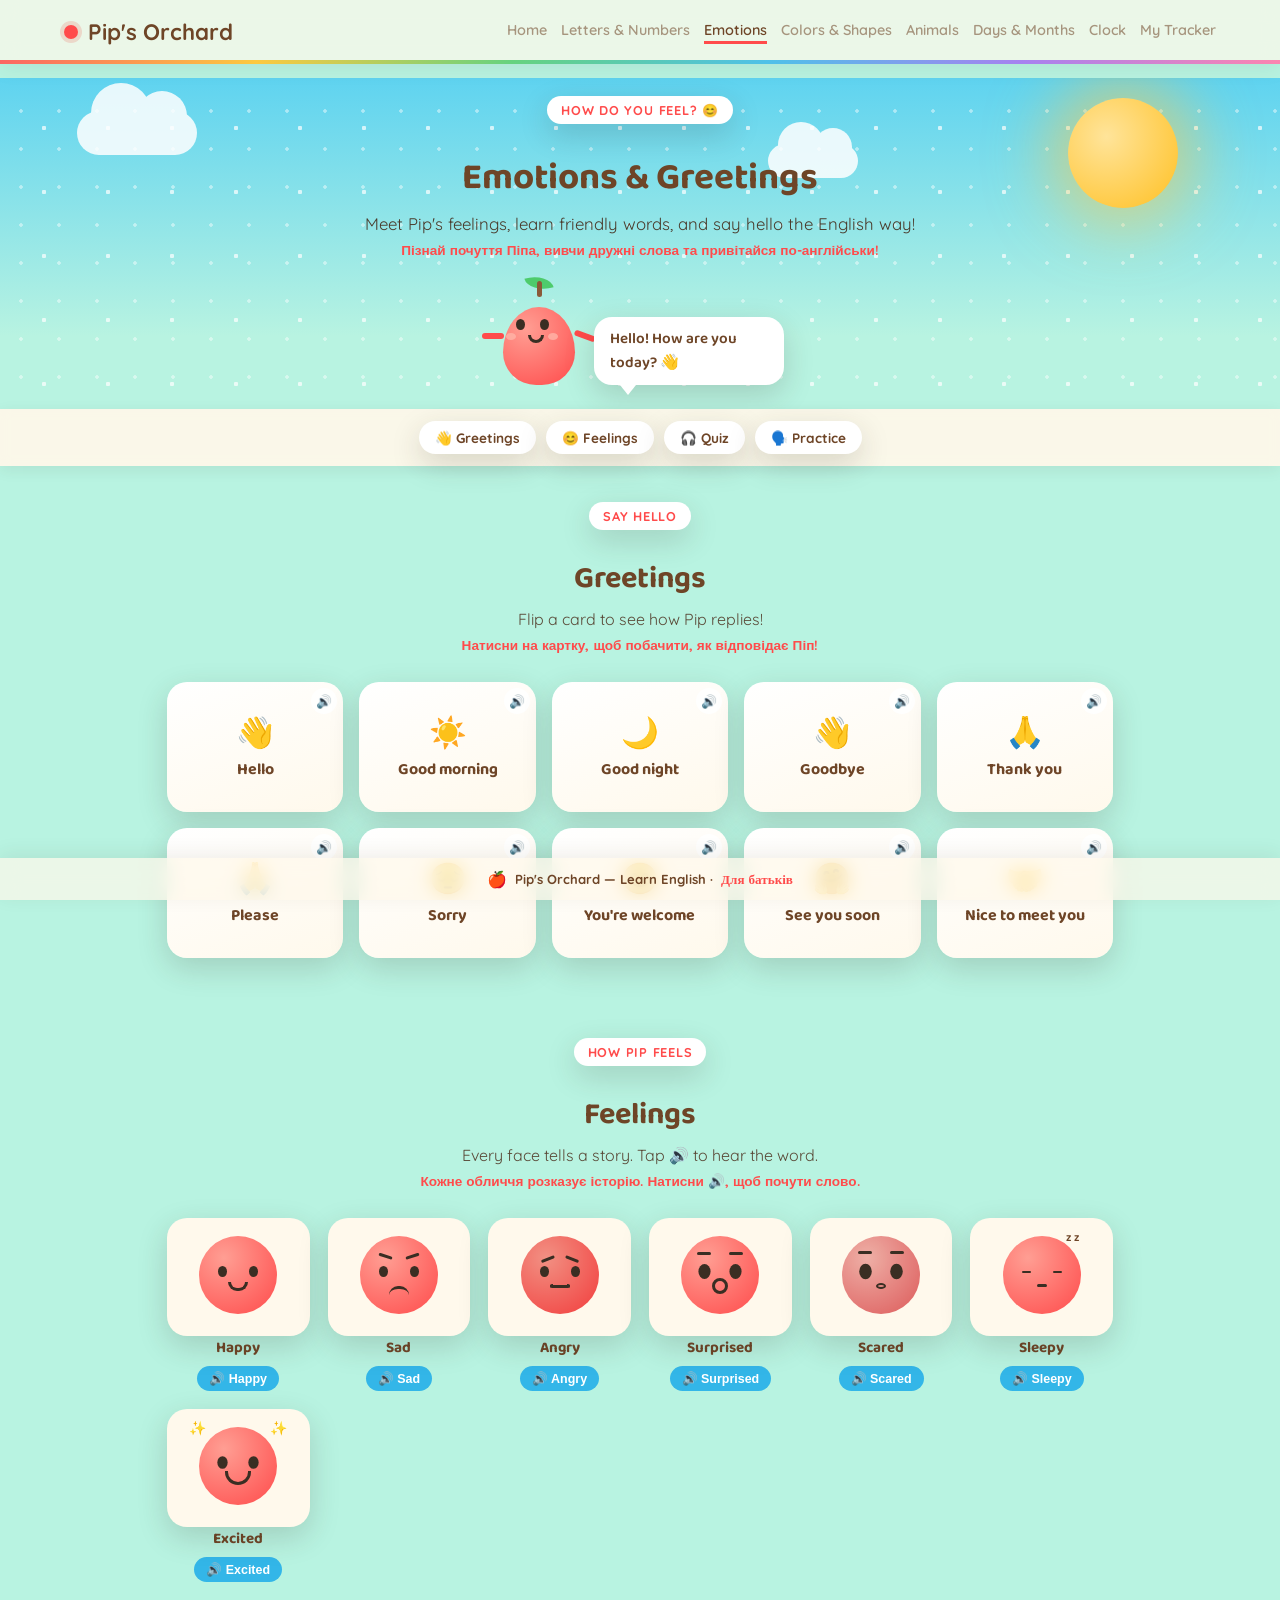
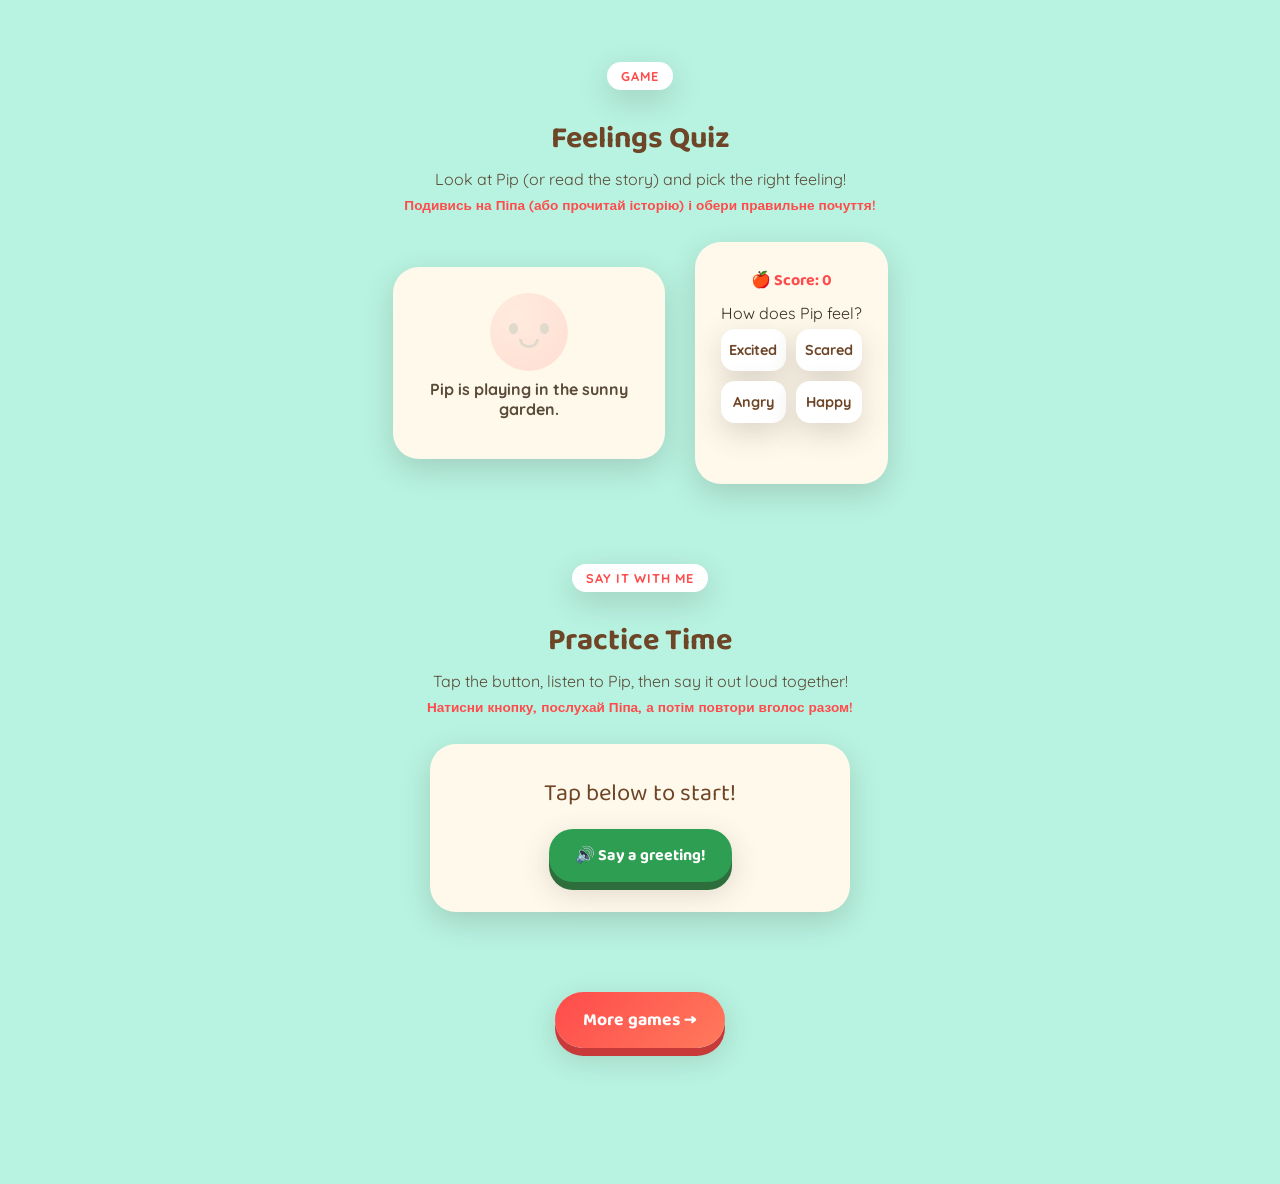
<file: emotions.html>
<!DOCTYPE html>
<html lang="en">
<head>
<meta charset="UTF-8">
<meta name="viewport" content="width=device-width, initial-scale=1.0">
<link rel="manifest" href="manifest.json">
<link rel="icon" href="favicon-32.png" sizes="32x32">
<link rel="apple-touch-icon" href="apple-touch-icon.png">
<meta name="theme-color" content="#8FD9EA">
<meta name="apple-mobile-web-app-capable" content="yes">
<meta name="apple-mobile-web-app-status-bar-style" content="default">
<meta name="apple-mobile-web-app-title" content="Pip's Orchard">
<title>Emotions &amp; Greetings — Pip's Orchard</title>
<link rel="preconnect" href="https://fonts.googleapis.com">
<link href="https://fonts.googleapis.com/css2?family=Baloo+2:wght@500;600;700;800&family=Quicksand:wght@500;600;700&display=swap" rel="stylesheet">
<link rel="stylesheet" href="style.css">
<script src="app.js"></script>
<style>
  #ehero{
    background:linear-gradient(180deg,var(--sky-top) 0%, var(--sky-bottom) 78%);
    padding-bottom:24px;
  }
  .ehero-content{position:relative; z-index:4; text-align:center; padding:18px 6% 6px;}
  .ehero-content h1{font-size:2.3rem; margin:8px 0 6px; color:var(--bark-dark);}
  .ehero-content p{margin:0; color:#4A3B2C; font-size:1.05rem;}

  .subnav{
    position:sticky; top:78px; z-index:20;
    display:flex; gap:10px; justify-content:center; flex-wrap:wrap;
    background:rgba(255,248,234,0.92); backdrop-filter:blur(6px);
    padding:12px 5%; box-shadow:0 4px 14px rgba(58,46,35,0.08);
  }
  .subnav a{
    text-decoration:none; font-weight:700; font-size:0.85rem; color:var(--bark-dark);
    background:#fff; padding:8px 16px; border-radius:20px; box-shadow:var(--shadow);
    white-space:nowrap;
  }

  main{max-width:1100px; margin:0 auto; padding:36px 6% 80px;}
  .section-head{text-align:center; max-width:600px; margin:0 auto 28px;}
  .section-head h2{font-size:1.9rem; color:var(--bark-dark); margin:8px 0 6px;}
  .section-head p{color:#5A4A38; margin:0;}
  section.block{scroll-margin-top:140px; margin-bottom:80px;}

  /* ---------- Greeting flip cards ---------- */
  .greet-grid{
    display:grid; grid-template-columns:repeat(auto-fill, minmax(160px,1fr));
    gap:16px;
  }
  .greet-card{perspective:900px; height:130px; cursor:pointer;}
  .greet-inner{
    position:relative; width:100%; height:100%;
    transform-style:preserve-3d; transition:transform 0.5s cubic-bezier(.4,.2,.2,1);
    border-radius:20px; box-shadow:var(--shadow);
  }
  .greet-card.flipped .greet-inner{transform:rotateY(180deg);}
  .greet-face{
    position:absolute; inset:0; backface-visibility:hidden;
    border-radius:20px; display:flex; flex-direction:column; align-items:center; justify-content:center;
    text-align:center; padding:10px;
  }
  .greet-front{background:linear-gradient(160deg,#fff,var(--cream)); color:var(--bark-dark);}
  .greet-front .emoji{font-size:1.9rem; margin-bottom:6px;}
  .greet-front .phrase{font-family:'Baloo 2'; font-weight:700; font-size:1rem;}
  .greet-back{background:var(--apple-red); color:#fff; transform:rotateY(180deg);}
  .greet-back .pip-says{font-size:0.72rem; text-transform:uppercase; letter-spacing:0.05em; opacity:0.85;}
  .greet-back .reply{font-family:'Baloo 2'; font-weight:700; font-size:1.05rem; margin-top:4px;}
  .greet-speak{
    position:absolute; top:6px; right:6px; width:26px; height:26px; border-radius:50%;
    background:rgba(255,255,255,0.85); border:none; display:grid; place-content:center;
    font-size:0.8rem; cursor:pointer;
  }

  /* ---------- Emotion faces ---------- */
  .emo-grid{
    display:grid; grid-template-columns:repeat(auto-fill, minmax(120px,1fr));
    gap:18px;
  }
  .emo-card{text-align:center;}
  .emo-face-wrap{
    background:var(--cream); border-radius:20px; padding:18px 10px 14px;
    box-shadow:var(--shadow); position:relative;
  }
  .emo-pip{position:relative; width:78px; height:78px; margin:0 auto 8px;}
  .emo-body{
    position:absolute; inset:0; border-radius:50%;
    background:radial-gradient(circle at 32% 28%, #FF9E93, var(--apple-red));
  }
  .emo-eye{position:absolute; top:30px; width:9px; height:11px; background:var(--ink); border-radius:50%; transition:all .2s ease;}
  .emo-eye.l{left:19px;} .emo-eye.r{left:50px;}
  .emo-brow{position:absolute; top:20px; width:14px; height:3px; background:var(--ink); border-radius:3px; opacity:0; transition:all .2s ease;}
  .emo-brow.l{left:16px;} .emo-brow.r{left:48px;}
  .emo-mouth{
    position:absolute; top:46px; left:29px; width:20px; height:9px;
    border:3px solid var(--ink); border-top:none; border-radius:0 0 18px 18px;
    background:transparent; transition:all .2s ease;
  }
  .emo-label{font-family:'Baloo 2'; font-weight:700; color:var(--bark-dark); font-size:0.95rem;}
  .emo-speak{
    margin-top:6px; border:none; background:var(--blue); color:#fff; border-radius:14px;
    padding:5px 12px; font-size:0.78rem; font-weight:700; cursor:pointer;
  }

  /* mood modifiers */
  .emo-pip.sadmood .emo-mouth{border:none; border-top:3px solid var(--ink); border-radius:18px 18px 0 0; top:50px;}
  .emo-pip.sadmood .emo-brow{opacity:1;}
  .emo-pip.sadmood .emo-brow.l{transform:rotate(18deg) translate(2px,-2px);}
  .emo-pip.sadmood .emo-brow.r{transform:rotate(-18deg) translate(-2px,-2px);}

  .emo-pip.angry .emo-brow{opacity:1;}
  .emo-pip.angry .emo-brow.l{transform:rotate(-22deg) translate(3px,3px);}
  .emo-pip.angry .emo-brow.r{transform:rotate(22deg) translate(-3px,3px);}
  .emo-pip.angry .emo-mouth{height:4px; border-radius:4px; top:48px;}
  .emo-pip.angry .emo-body{filter:saturate(1.3) brightness(0.95);}

  .emo-pip.surprised .emo-eye{transform:scale(1.35);}
  .emo-pip.surprised .emo-mouth{width:16px; height:16px; border-radius:50%; border:3px solid var(--ink); top:42px; left:31px;}
  .emo-pip.surprised .emo-brow{opacity:1; transform:translateY(-4px);}

  .emo-pip.scared .emo-eye{transform:scale(1.4);}
  .emo-pip.scared .emo-brow{opacity:1; transform:translateY(-5px);}
  .emo-pip.scared .emo-mouth{width:10px; height:6px; border-radius:50%; border:2.5px solid var(--ink); top:47px; left:34px;}
  .emo-pip.scared .emo-body{filter:brightness(1.08) saturate(0.75);}

  .emo-pip.sleepy .emo-eye{height:2px; top:35px; border-radius:2px;}
  .emo-pip.sleepy .emo-mouth{width:10px; height:3px; border:none; border-top:3px solid var(--ink); border-radius:3px; top:48px; left:34px;}
  .emo-pip.sleepy::after{
    content:"z z"; position:absolute; top:-6px; right:2px; font-size:11px; font-weight:700;
    color:var(--bark-dark); animation:sleepyFloat 2.2s ease-in-out infinite;
  }
  @keyframes sleepyFloat{0%,100%{opacity:0.4; transform:translateY(0);}50%{opacity:1; transform:translateY(-5px);}}

  .emo-pip.excited .emo-mouth{width:26px; height:14px; top:44px; left:26px; border-width:3.5px;}
  .emo-pip.excited .emo-eye{transform:scale(1.15);}
  .emo-pip.excited::before, .emo-pip.excited::after{
    content:"✨"; position:absolute; font-size:14px; animation:sparkle 1.2s ease-in-out infinite;
  }
  .emo-pip.excited::before{top:-8px; left:-10px;}
  .emo-pip.excited::after{top:-8px; right:-10px; animation-delay:.3s;}
  @keyframes sparkle{0%,100%{opacity:0.3; transform:scale(0.8);}50%{opacity:1; transform:scale(1.15);}}

  /* ---------- Quiz ---------- */
  .fq-wrap{display:flex; gap:30px; justify-content:center; align-items:center; flex-wrap:wrap;}
  .fq-stage{background:var(--cream); border-radius:26px; box-shadow:var(--shadow); padding:26px; text-align:center;}
  .fq-scenario{font-weight:700; color:#5A4A38; margin-bottom:14px; min-height:1.4rem; max-width:220px;}
  .fq-card{background:var(--cream); border-radius:26px; box-shadow:var(--shadow); padding:26px; text-align:center; max-width:340px;}
  .fq-score{font-family:'Baloo 2'; font-weight:700; color:var(--apple-red); margin-bottom:10px;}
  .fq-options{display:grid; grid-template-columns:1fr 1fr; gap:10px; margin-top:6px;}
  .fq-btn{
    border:none; border-radius:14px; padding:12px 8px; font-family:'Quicksand'; font-weight:700;
    background:#fff; color:var(--bark-dark); box-shadow:var(--shadow); cursor:pointer; font-size:0.9rem;
  }
  .fq-btn.correct{background:var(--leaf-light); color:#fff; animation:pop .3s ease;}
  .fq-btn.wrong{background:#F2A39C; animation:shake .35s ease;}
  @keyframes pop{0%{transform:scale(1);}50%{transform:scale(1.1);}100%{transform:scale(1);}}
  @keyframes shake{0%,100%{transform:translateX(0);}25%{transform:translateX(-7px);}75%{transform:translateX(7px);}}
  .fq-feedback{margin-top:12px; font-weight:700; min-height:1.4rem; color:var(--bark-dark);}

  /* ---------- Practice ---------- */
  .practice-card{
    background:var(--cream); border-radius:26px; box-shadow:var(--shadow);
    padding:30px; text-align:center; max-width:420px; margin:0 auto;
  }
  .practice-phrase{font-family:'Baloo 2'; font-size:1.5rem; color:var(--bark-dark); margin-bottom:16px; min-height:2rem;}
  .practice-btn{
    border:none; border-radius:24px; padding:14px 26px; background:var(--leaf-dark); color:#fff;
    font-family:'Baloo 2'; font-weight:700; font-size:1rem; cursor:pointer; box-shadow:0 8px 0 #2E6E3D, var(--shadow);
  }
  .practice-btn:active{transform:translateY(6px); box-shadow:0 2px 0 #2E6E3D;}

  .back-cta{display:flex; justify-content:center; margin-top:10px;}

  @media (max-width:600px){
    .ehero-content h1{font-size:1.9rem;}
    .greet-grid{grid-template-columns:repeat(auto-fill, minmax(130px,1fr)); gap:12px;}
    .greet-card{height:112px;}
    .emo-grid{grid-template-columns:repeat(auto-fill, minmax(96px,1fr)); gap:12px;}
    .emo-pip{width:64px; height:64px;}
    .emo-eye{top:24px;} .emo-eye.l{left:15px;} .emo-eye.r{left:41px;}
    .fq-options{grid-template-columns:1fr 1fr;}
    .subnav{top:64px;}
    main{padding:26px 5% 70px;}
  }
</style>
</head>
<body>

<section class="section" id="ehero">
  <div class="sun"></div>
  <div class="cloud cloud1"></div>
  <div class="cloud cloud2"></div>

  <nav class="nav-bar">
    <a href="index.html" class="logo"><span class="logo-dot"></span> Pip's Orchard</a>
    <div class="nav-links">
      <a href="index.html">Home</a>
      <a href="letters.html">Letters &amp; Numbers</a>
      <a href="emotions.html" class="active">Emotions</a>
      <a href="colors.html">Colors &amp; Shapes</a>
      <a href="animals.html">Animals</a>
      <a href="days.html">Days &amp; Months</a>
      <a href="clock.html">Clock</a>
      <a href="tracker.html">My Tracker</a>
    </div>
    <button class="nav-toggle" id="navToggle" aria-label="Menu">☰</button>
  </nav>

  <div class="ehero-content">
    <span class="eyebrow">HOW DO YOU FEEL? 😊</span>
    <h1>Emotions &amp; Greetings</h1>
    <p>Meet Pip's feelings, learn friendly words, and say hello the English way!</p>
    <p class="ua-line">Пізнай почуття Піпа, вивчи дружні слова та привітайся по-англійськи!</p>
  </div>
  <div class="mascot-block" style="justify-content:center; margin-top:6px;">
    <div class="pip-wrap"><div class="pip">
      <div class="pip-crown"></div><div class="pip-leaf"></div><div class="pip-stem"></div>
      <div class="pip-body"></div>
      <div class="pip-eye l"></div><div class="pip-eye r"></div>
      <div class="pip-cheek l"></div><div class="pip-cheek r"></div>
      <div class="pip-mouth"></div>
      <div class="pip-arm l"></div><div class="pip-arm r"></div>
    </div></div>
    <div class="speech">Hello! How are you today? 👋</div>
  </div>
</section>

<div class="subnav">
  <a href="#greetings">👋 Greetings</a>
  <a href="#feelings">😊 Feelings</a>
  <a href="#quiz">🎧 Quiz</a>
  <a href="#practice">🗣️ Practice</a>
</div>

<main>
  <section class="block" id="greetings">
    <div class="section-head">
      <span class="eyebrow">SAY HELLO</span>
      <h2>Greetings</h2>
      <p>Flip a card to see how Pip replies!</p>
      <p class="ua-line">Натисни на картку, щоб побачити, як відповідає Піп!</p>
    </div>
    <div class="greet-grid" id="greetGrid"></div>
  </section>

  <section class="block" id="feelings">
    <div class="section-head">
      <span class="eyebrow">HOW PIP FEELS</span>
      <h2>Feelings</h2>
      <p>Every face tells a story. Tap 🔊 to hear the word.</p>
      <p class="ua-line">Кожне обличчя розказує історію. Натисни 🔊, щоб почути слово.</p>
    </div>
    <div class="emo-grid" id="emoGrid"></div>
  </section>

  <section class="block" id="quiz">
    <div class="section-head">
      <span class="eyebrow">GAME</span>
      <h2>Feelings Quiz</h2>
      <p>Look at Pip (or read the story) and pick the right feeling!</p>
      <p class="ua-line">Подивись на Піпа (або прочитай історію) і обери правильне почуття!</p>
    </div>
    <div class="fq-wrap">
      <div class="fq-stage">
        <div class="emo-pip" id="quizFace">
          <div class="emo-body"></div>
          <div class="emo-eye l"></div><div class="emo-eye r"></div>
          <div class="emo-brow l"></div><div class="emo-brow r"></div>
          <div class="emo-mouth"></div>
        </div>
        <div class="fq-scenario" id="fqScenario"></div>
      </div>
      <div class="fq-card">
        <div class="fq-score" id="fqScore">🍎 Score: 0</div>
        <div>How does Pip feel?</div>
        <div class="fq-options" id="fqOptions"></div>
        <div class="fq-feedback" id="fqFeedback"></div>
      </div>
    </div>
  </section>

  <section class="block" id="practice">
    <div class="section-head">
      <span class="eyebrow">SAY IT WITH ME</span>
      <h2>Practice Time</h2>
      <p>Tap the button, listen to Pip, then say it out loud together!</p>
      <p class="ua-line">Натисни кнопку, послухай Піпа, а потім повтори вголос разом!</p>
    </div>
    <div class="practice-card">
      <div class="practice-phrase" id="practicePhrase">Tap below to start!</div>
      <button class="practice-btn" id="practiceBtn">🔊 Say a greeting!</button>
    </div>
  </section>

  <div class="back-cta">
    <a class="cta" href="letters.html">More games →</a>
  </div>
</main>

<footer class="site-footer">
  <div class="footer-inner"><span class="footer-pip">🍎</span> Pip's Orchard — Learn English · <a href="parents.html">Для батьків</a></div>
  <button class="install-btn" id="installBtn" style="display:none;">📲 Встановити додаток</button>
</footer>
<button class="to-top-btn" id="toTopBtn" aria-label="Back to top">↑</button>

<script>
  function speak(text){
    if(!('speechSynthesis' in window)) return;
    window.speechSynthesis.cancel();
    const u = new SpeechSynthesisUtterance(text);
    u.lang = 'en-US'; u.rate = 0.85; u.pitch = 1.05;
    window.speechSynthesis.speak(u);
  }

  // ---------- Greetings ----------
  const greetings = [
    ['Hello','👋','Hi there!'],
    ['Good morning','☀️','Rise and shine!'],
    ['Good night','🌙','Sweet dreams!'],
    ['Goodbye','👋','See you soon!'],
    ['Thank you','🙏','You are welcome!'],
    ['Please','🙏','Of course!'],
    ['Sorry','😔','It is okay!'],
    ["You're welcome",'😊','Anytime!'],
    ['See you soon','🤗','Can not wait!'],
    ['Nice to meet you','🤝','Nice to meet you too!']
  ];

  const greetGrid = document.getElementById('greetGrid');
  greetings.forEach(([phrase, emoji, reply])=>{
    const card = document.createElement('div');
    card.className = 'greet-card';
    card.innerHTML = `
      <div class="greet-inner">
        <div class="greet-face greet-front">
          <div class="emoji">${emoji}</div>
          <div class="phrase">${phrase}</div>
          <button class="greet-speak" aria-label="Hear it">🔊</button>
        </div>
        <div class="greet-face greet-back">
          <div class="pip-says">Pip says</div>
          <div class="reply">${reply}</div>
        </div>
      </div>`;
    card.addEventListener('click', ()=>{
      card.classList.toggle('flipped');
      speak(card.classList.contains('flipped') ? reply : phrase);
      if(card.classList.contains('flipped')){
        pipMarkGreetingSeen(phrase);
        pipAnnounceNewBadges();
      }
    });
    card.querySelector('.greet-speak').addEventListener('click', (e)=>{
      e.stopPropagation();
      speak(card.classList.contains('flipped') ? reply : phrase);
    });
    greetGrid.appendChild(card);
  });

  // ---------- Feelings grid ----------
  const emotions = ['happy','sadmood','angry','surprised','scared','sleepy','excited'];
  const emotionLabels = {
    happy:'Happy', sadmood:'Sad', angry:'Angry', surprised:'Surprised',
    scared:'Scared', sleepy:'Sleepy', excited:'Excited'
  };

  function buildEmoFace(cls){
    const el = document.createElement('div');
    el.className = 'emo-pip ' + cls;
    el.innerHTML = `
      <div class="emo-body"></div>
      <div class="emo-eye l"></div><div class="emo-eye r"></div>
      <div class="emo-brow l"></div><div class="emo-brow r"></div>
      <div class="emo-mouth"></div>`;
    return el;
  }

  const emoGrid = document.getElementById('emoGrid');
  emotions.forEach(cls=>{
    const card = document.createElement('div');
    card.className = 'emo-card';
    const wrap = document.createElement('div');
    wrap.className = 'emo-face-wrap';
    wrap.appendChild(buildEmoFace(cls));
    const label = document.createElement('div');
    label.className = 'emo-label';
    label.textContent = emotionLabels[cls];
    const btn = document.createElement('button');
    btn.className = 'emo-speak';
    btn.textContent = '🔊 ' + emotionLabels[cls];
    btn.addEventListener('click', ()=> speak(`I feel ${emotionLabels[cls].toLowerCase()}`));
    card.appendChild(wrap);
    card.appendChild(label);
    card.appendChild(btn);
    emoGrid.appendChild(card);
  });

  // ---------- Feelings quiz ----------
  const scenarios = [
    ["It's raining and the picnic is cancelled.", 'sadmood'],
    ['Pip found a giant ice cream!', 'excited'],
    ['Someone took Pip\'s toy without asking.', 'angry'],
    ['A big surprise party for Pip!', 'surprised'],
    ["It's very late and Pip is in bed.", 'sleepy'],
    ['A loud thunder just went BOOM!', 'scared'],
    ['Pip is playing in the sunny garden.', 'happy']
  ];

  let fqScore = 0;
  let fqAnswer = '';
  let fqLocked = false;

  function shuffle(arr){
    const a = arr.slice();
    for(let i=a.length-1;i>0;i--){ const j=Math.floor(Math.random()*(i+1)); [a[i],a[j]]=[a[j],a[i]]; }
    return a;
  }

  let fqCurrentCls = null;

  function applyFaceClass(el, cls){
    emotions.forEach(c => el.classList.remove(c));
    el.classList.add(cls);
  }

  function newFqRound(){
    fqLocked = false;
    document.getElementById('fqFeedback').textContent = '';
    const quizFace = document.getElementById('quizFace');
    const scenarioEl = document.getElementById('fqScenario');

    const useScenario = Math.random() < 0.5;
    let cls;
    if(useScenario){
      const [text, emoCls] = scenarios[Math.floor(Math.random()*scenarios.length)];
      scenarioEl.textContent = text;
      cls = emoCls;
      applyFaceClass(quizFace, 'hiddenface');
      quizFace.style.opacity = '0.15';
    } else {
      cls = emotions[Math.floor(Math.random()*emotions.length)];
      applyFaceClass(quizFace, cls);
      quizFace.style.opacity = '1';
      scenarioEl.textContent = '';
    }
    fqCurrentCls = cls;
    fqAnswer = emotionLabels[cls];

    const wrongLabels = shuffle(Object.values(emotionLabels).filter(l => l !== fqAnswer)).slice(0,3);
    const options = shuffle([fqAnswer, ...wrongLabels]);
    const optWrap = document.getElementById('fqOptions');
    optWrap.innerHTML = '';
    options.forEach(opt=>{
      const btn = document.createElement('button');
      btn.className = 'fq-btn';
      btn.textContent = opt;
      btn.dataset.val = opt;
      btn.addEventListener('click', ()=> handleFqPick(btn, opt));
      optWrap.appendChild(btn);
    });
  }

  function handleFqPick(btn, opt){
    if(fqLocked) return;
    const feedback = document.getElementById('fqFeedback');
    if(opt === fqAnswer){
      fqLocked = true;
      btn.classList.add('correct');
      fqScore++;
      document.getElementById('fqScore').textContent = '🍎 Score: ' + fqScore;
      feedback.textContent = `Yes! Pip feels ${fqAnswer.toLowerCase()}! 🎉`;
      speak(`Correct! Pip feels ${fqAnswer.toLowerCase()}`);
      pipUpdateBest('pipEmoBest', fqScore);
      pipAnnounceNewBadges();
      const quizFaceOk = document.getElementById('quizFace');
      applyFaceClass(quizFaceOk, fqCurrentCls);
      quizFaceOk.style.opacity = '1';
      setTimeout(newFqRound, 2000);
    } else {
      fqLocked = true;
      btn.classList.add('wrong');
      const optWrap = document.getElementById('fqOptions');
      const correctBtn = [...optWrap.children].find(b => b.dataset.val === fqAnswer);
      if(correctBtn) correctBtn.classList.add('correct');
      const quizFace = document.getElementById('quizFace');
      applyFaceClass(quizFace, fqCurrentCls);
      quizFace.style.opacity = '1';
      feedback.textContent = `Not quite — Pip feels ${fqAnswer.toLowerCase()}!`;
      speak(`Pip feels ${fqAnswer.toLowerCase()}`);
      setTimeout(newFqRound, 2300);
    }
  }

  newFqRound();

  // ---------- Practice ----------
  document.getElementById('practiceBtn').addEventListener('click', ()=>{
    const [phrase] = greetings[Math.floor(Math.random()*greetings.length)];
    document.getElementById('practicePhrase').textContent = phrase;
    speak(phrase);
  });

  pipApplyMood();
  pipInitChrome();
</script>

</body>
</html>
</file>
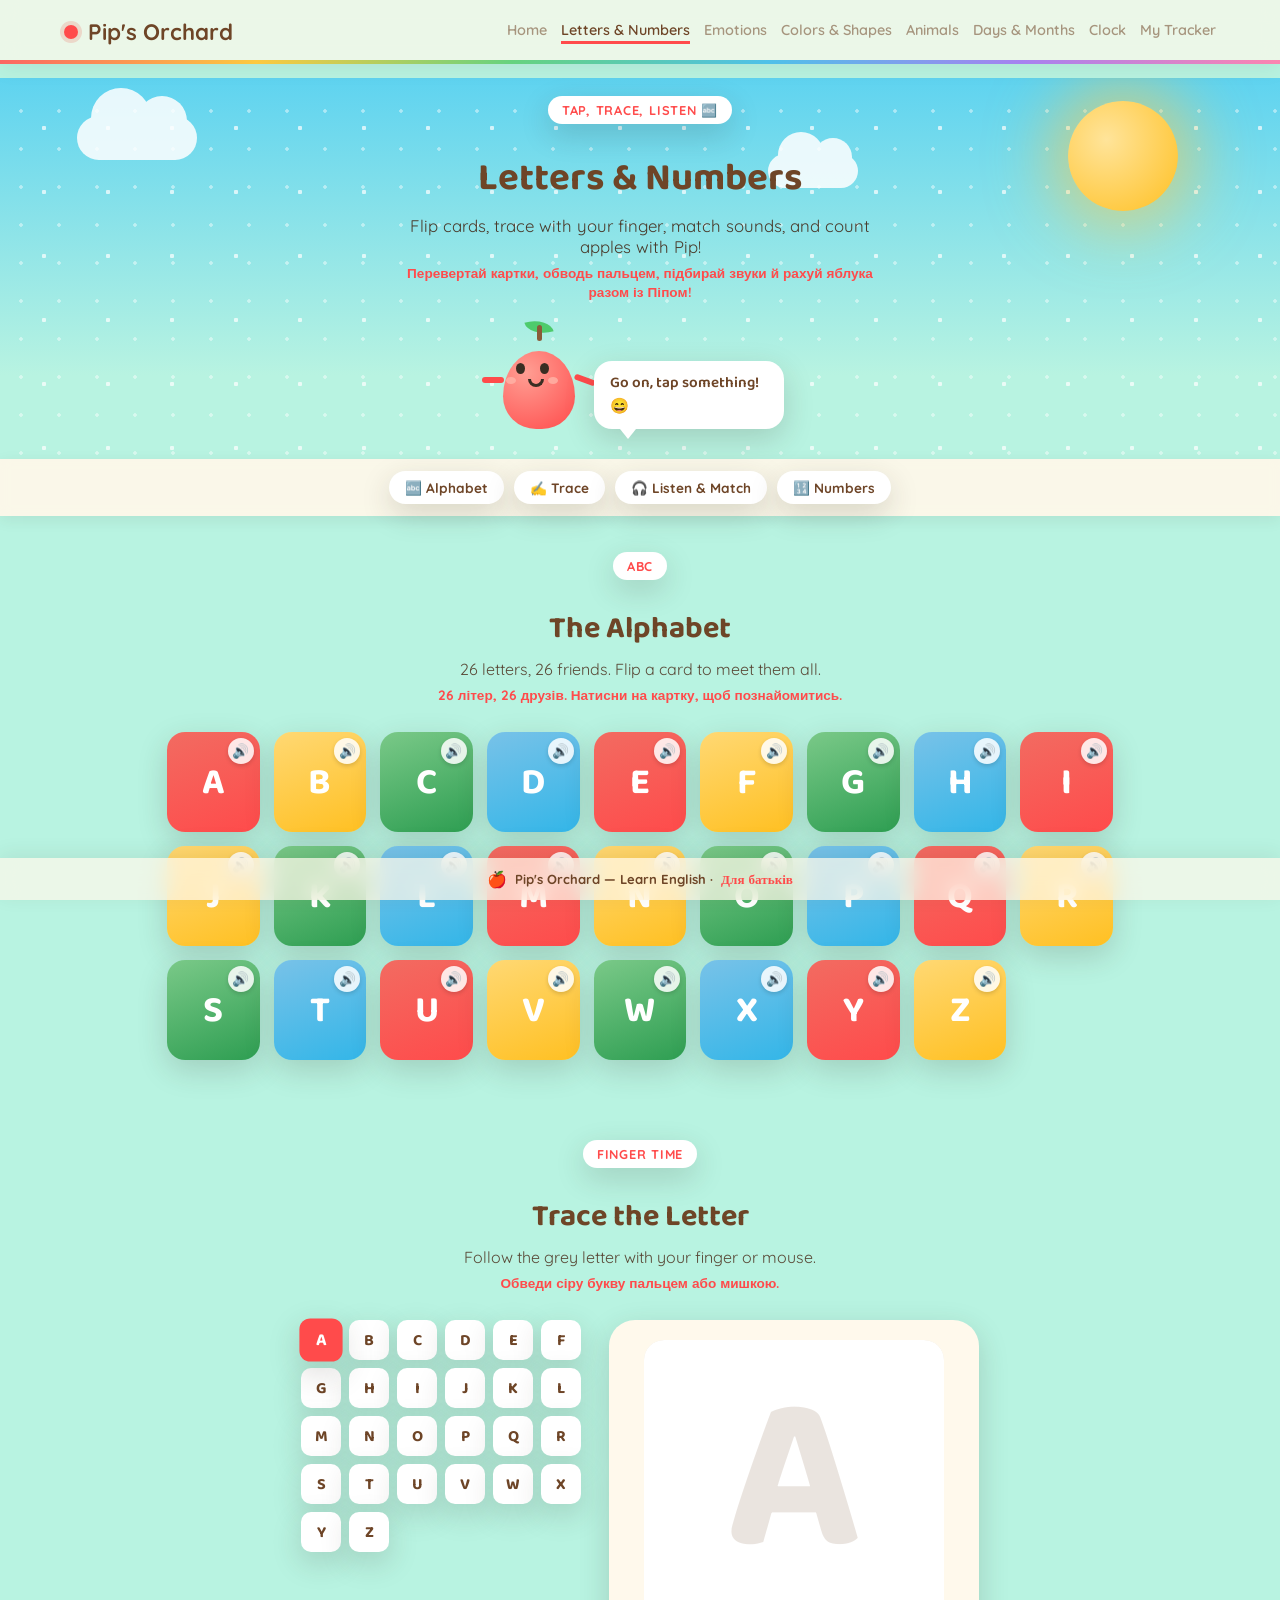
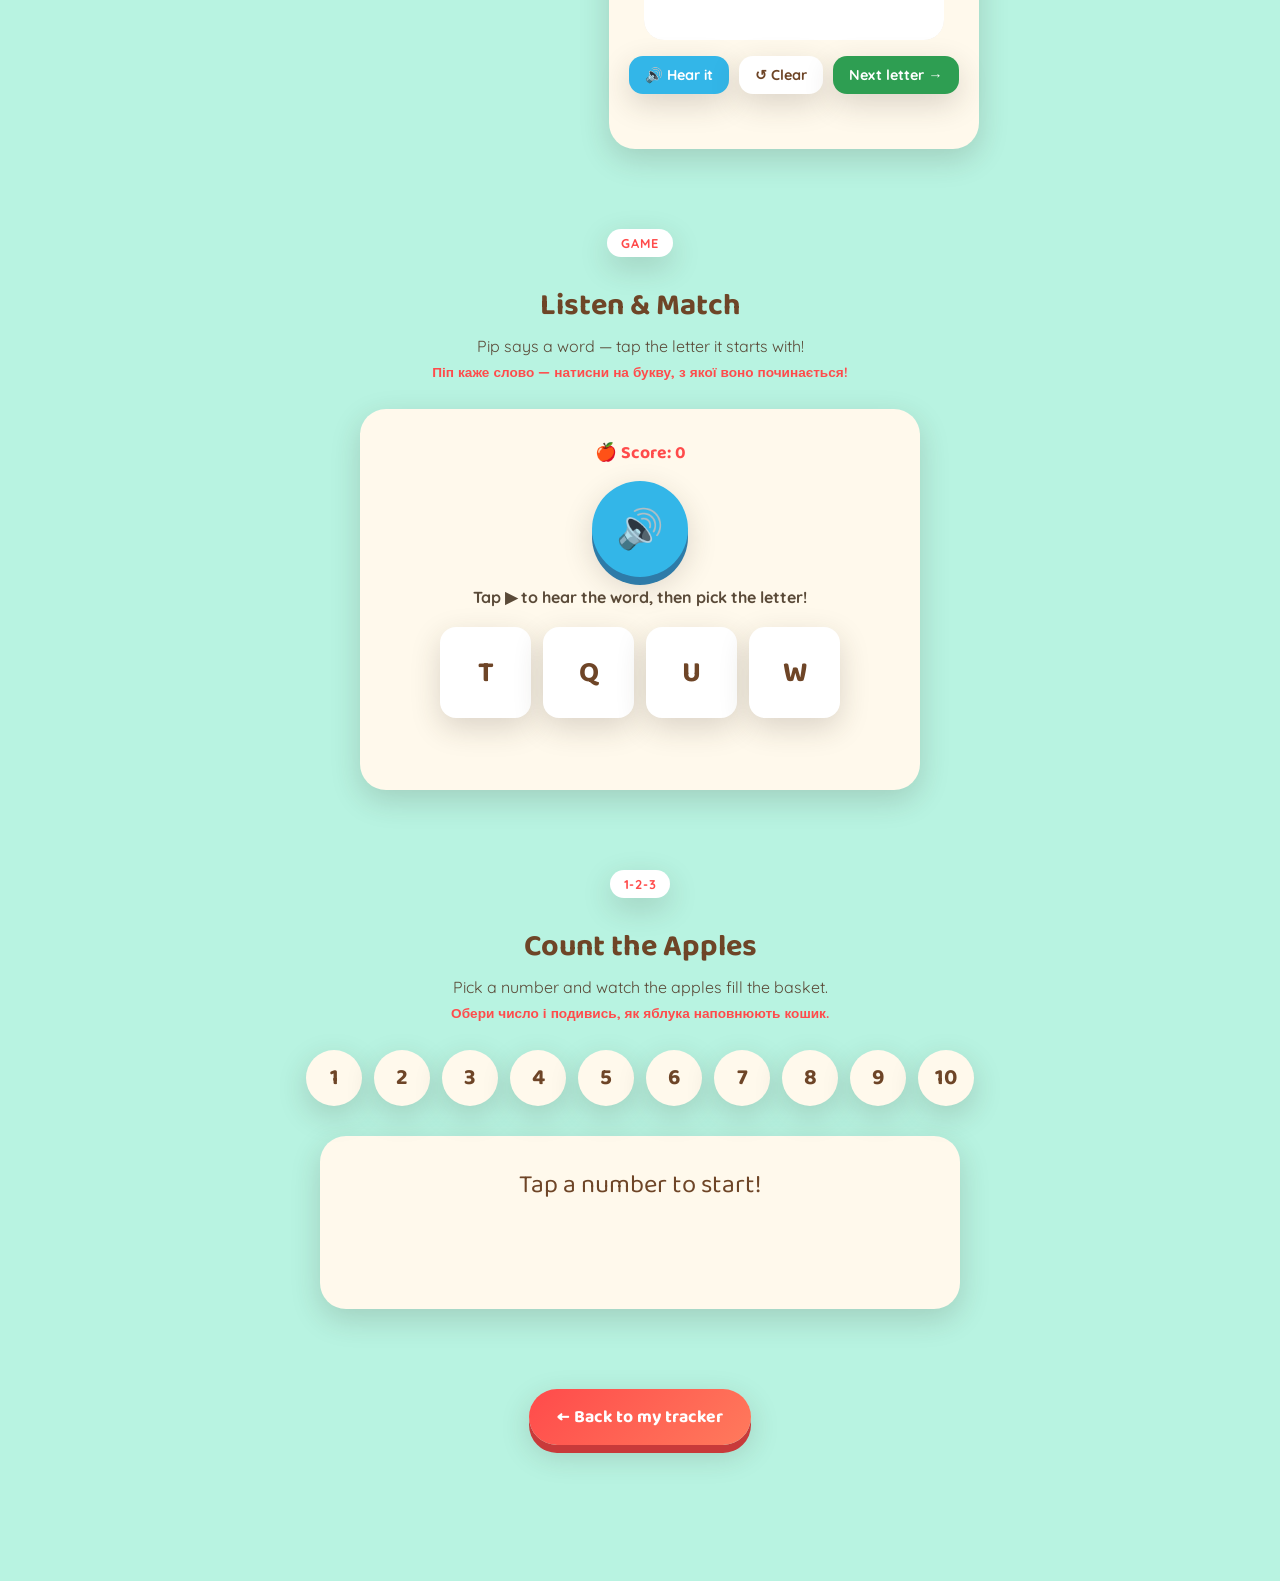
<file: letters.html>
<!DOCTYPE html>
<html lang="en">
<head>
<meta charset="UTF-8">
<meta name="viewport" content="width=device-width, initial-scale=1.0">
<link rel="manifest" href="manifest.json">
<link rel="icon" href="favicon-32.png" sizes="32x32">
<link rel="apple-touch-icon" href="apple-touch-icon.png">
<meta name="theme-color" content="#8FD9EA">
<meta name="apple-mobile-web-app-capable" content="yes">
<meta name="apple-mobile-web-app-status-bar-style" content="default">
<meta name="apple-mobile-web-app-title" content="Pip's Orchard">
<title>Letters &amp; Numbers — Pip's Orchard</title>
<link rel="preconnect" href="https://fonts.googleapis.com">
<link href="https://fonts.googleapis.com/css2?family=Baloo+2:wght@500;600;700;800&family=Quicksand:wght@500;600;700&display=swap" rel="stylesheet">
<link rel="stylesheet" href="style.css">
<script src="app.js"></script>
<style>
  #lhero{
    background:linear-gradient(180deg,var(--sky-top) 0%, var(--sky-bottom) 78%);
    padding-bottom:30px;
  }
  .lhero-content{
    position:relative; z-index:4;
    display:flex; align-items:center; justify-content:center; gap:22px;
    padding:18px 6% 8px; text-align:center; flex-wrap:wrap;
  }
  .lhero-content h1{font-size:2.4rem; margin:8px 0 6px; color:var(--bark-dark);}
  .lhero-content p{margin:0; color:#4A3B2C; font-size:1.05rem;}
  .lhero-text{max-width:480px;}

  /* ---------- Section sub-nav ---------- */
  .subnav{
    position:sticky; top:78px; z-index:20;
    display:flex; gap:10px; justify-content:center; flex-wrap:wrap;
    background:rgba(255,248,234,0.92); backdrop-filter:blur(6px);
    padding:12px 5%; box-shadow:0 4px 14px rgba(58,46,35,0.08);
  }
  .subnav a{
    text-decoration:none; font-weight:700; font-size:0.85rem; color:var(--bark-dark);
    background:#fff; padding:8px 16px; border-radius:20px; box-shadow:var(--shadow);
    white-space:nowrap;
  }

  main{max-width:1100px; margin:0 auto; padding:36px 6% 80px;}

  .section-head{text-align:center; max-width:600px; margin:0 auto 28px;}
  .section-head h2{font-size:1.9rem; color:var(--bark-dark); margin:8px 0 6px;}
  .section-head p{color:#5A4A38; margin:0;}
  section.block{scroll-margin-top:140px; margin-bottom:80px;}

  /* ---------- Alphabet grid ---------- */
  .abc-grid{
    display:grid;
    grid-template-columns:repeat(auto-fill, minmax(84px, 1fr));
    gap:14px;
  }
  .letter-card{perspective:800px; height:100px; cursor:pointer;}
  .letter-card-inner{
    position:relative; width:100%; height:100%;
    transform-style:preserve-3d; transition:transform 0.5s cubic-bezier(.4,.2,.2,1);
    border-radius:18px; box-shadow:var(--shadow);
  }
  .letter-card.flipped .letter-card-inner{transform:rotateY(180deg);}
  .letter-face{
    position:absolute; inset:0; backface-visibility:hidden;
    border-radius:18px; display:flex; flex-direction:column; align-items:center; justify-content:center;
    font-family:'Baloo 2';
  }
  .letter-front{color:#fff; font-size:2.3rem; font-weight:700;}
  .letter-back{background:var(--cream); transform:rotateY(180deg); color:var(--bark-dark); padding:4px;}
  .letter-back .emoji{font-size:1.9rem; line-height:1;}
  .letter-back .word{font-size:0.85rem; margin-top:2px; font-weight:700;}

  .lc0{background:linear-gradient(160deg,#F26B61,var(--apple-red));}
  .lc1{background:linear-gradient(160deg,#FFD873,var(--sun));}
  .lc2{background:linear-gradient(160deg,#7AC988,var(--leaf-dark));}
  .lc3{background:linear-gradient(160deg,#78C2E8,var(--blue));}

  .speak-btn{
    position:absolute; top:6px; right:6px; width:26px; height:26px; border-radius:50%;
    background:rgba(255,255,255,0.85); border:none; display:grid; place-content:center;
    font-size:0.85rem; cursor:pointer; box-shadow:0 2px 4px rgba(0,0,0,0.15);
  }

  /* ---------- Tracing ---------- */
  .trace-wrap{display:flex; gap:28px; justify-content:center; align-items:flex-start; flex-wrap:wrap;}
  .trace-picker{
    display:grid; grid-template-columns:repeat(6,1fr); gap:8px; max-width:280px;
  }
  .pick-btn{
    width:40px; height:40px; border-radius:10px; border:none; cursor:pointer;
    background:#fff; color:var(--bark-dark); font-family:'Baloo 2'; font-weight:700;
    box-shadow:var(--shadow); font-size:1rem;
  }
  .pick-btn.current{background:var(--apple-red); color:#fff; transform:scale(1.08);}
  .trace-card{
    background:var(--cream); border-radius:26px; box-shadow:var(--shadow);
    padding:20px; text-align:center;
  }
  .trace-canvas-holder{
    border-radius:20px; overflow:hidden; background:#fff; box-shadow:inset 0 0 0 3px #F0E4CC;
    touch-action:none; width:300px; height:300px; margin:0 auto;
  }
  #traceCanvas{display:block; width:300px; height:300px; touch-action:none; cursor:crosshair;}
  .trace-controls{display:flex; gap:10px; justify-content:center; margin-top:16px; flex-wrap:wrap;}
  .mini-btn{
    border:none; border-radius:14px; padding:10px 16px; font-family:'Quicksand'; font-weight:700;
    cursor:pointer; font-size:0.9rem; box-shadow:var(--shadow);
  }
  .mini-btn.hear{background:var(--blue); color:#fff;}
  .mini-btn.clear{background:#fff; color:var(--bark-dark);}
  .mini-btn.next{background:var(--leaf-dark); color:#fff;}
  .trace-praise{
    margin-top:10px; font-family:'Baloo 2'; font-weight:700; color:var(--leaf-dark);
    min-height:1.4rem; opacity:0; transition:opacity .3s ease;
  }
  .trace-praise.show{opacity:1;}

  /* ---------- Listen & Match game ---------- */
  .match-card{
    background:var(--cream); border-radius:26px; box-shadow:var(--shadow);
    padding:30px 26px; max-width:560px; margin:0 auto; text-align:center;
  }
  .match-score{font-family:'Baloo 2'; font-weight:700; color:var(--apple-red); margin-bottom:14px; font-size:1.1rem;}
  .play-sound-btn{
    width:96px; height:96px; border-radius:50%; border:none; cursor:pointer;
    background:var(--blue); color:#fff; font-size:2.4rem;
    box-shadow:0 8px 0 #2E7BA8, var(--shadow);
    margin-bottom:10px; transition:transform .12s ease;
  }
  .play-sound-btn:active{transform:translateY(6px); box-shadow:0 2px 0 #2E7BA8;}
  .match-prompt{font-weight:700; color:#5A4A38; margin-bottom:20px;}
  .match-options{display:grid; grid-template-columns:repeat(4,1fr); gap:12px; max-width:400px; margin:0 auto;}
  .match-btn{
    aspect-ratio:1; border-radius:16px; border:none; cursor:pointer;
    background:#fff; font-family:'Baloo 2'; font-size:1.8rem; font-weight:700;
    color:var(--bark-dark); box-shadow:var(--shadow); transition:transform .12s ease;
  }
  .match-btn:hover{transform:translateY(-3px);}
  .match-btn.correct{background:var(--leaf-light); color:#fff; animation:pop .3s ease;}
  .match-btn.wrong{background:#F2A39C; animation:shake .35s ease;}
  @keyframes pop{0%{transform:scale(1);}50%{transform:scale(1.15);}100%{transform:scale(1);}}
  @keyframes shake{0%,100%{transform:translateX(0);}25%{transform:translateX(-8px);}75%{transform:translateX(8px);}}
  .match-feedback{margin-top:16px; font-family:'Baloo 2'; font-weight:700; min-height:1.6rem; color:var(--bark-dark);}

  /* ---------- Numbers ---------- */
  .num-row{display:flex; gap:12px; justify-content:center; flex-wrap:wrap; margin-bottom:30px;}
  .num-btn{
    width:56px; height:56px; border-radius:50%; border:none; cursor:pointer;
    background:var(--cream); color:var(--bark-dark); font-family:'Baloo 2';
    font-size:1.4rem; font-weight:700; box-shadow:var(--shadow);
    transition:transform .15s ease, background .15s ease, color .15s ease;
  }
  .num-btn:hover{transform:translateY(-3px);}
  .num-btn.active{background:var(--apple-red); color:#fff; transform:scale(1.08);}
  .counting-stage{
    background:var(--cream); border-radius:26px; box-shadow:var(--shadow);
    padding:28px 24px; text-align:center; max-width:640px; margin:0 auto;
  }
  .counting-word{font-family:'Baloo 2'; font-size:1.6rem; color:var(--bark-dark); margin-bottom:16px; min-height:2.2rem;}
  .apple-row{display:flex; flex-wrap:wrap; gap:10px; justify-content:center; min-height:60px; align-items:center;}
  .mini-apple{
    width:34px; height:32px; border-radius:50% 50% 50% 50% / 55% 55% 45% 45%;
    background:radial-gradient(circle at 35% 30%, var(--apple-shine), var(--apple-red));
    box-shadow:0 3px 6px rgba(0,0,0,0.2);
    opacity:0; transform:scale(0.3);
    animation:pop-in .35s cubic-bezier(.34,1.56,.64,1) forwards;
  }
  @keyframes pop-in{to{opacity:1; transform:scale(1);}}

  .back-cta{display:flex; justify-content:center; margin-top:20px;}

  @media (max-width:600px){
    .lhero-content h1{font-size:1.8rem;}
    .letter-front{font-size:1.9rem;}
    .abc-grid{grid-template-columns:repeat(auto-fill, minmax(70px, 1fr)); gap:10px;}
    .letter-card{height:82px;}
    .num-btn{width:46px; height:46px; font-size:1.1rem;}
    .trace-canvas-holder, #traceCanvas{width:250px; height:250px;}
    .trace-wrap{gap:16px;}
    .trace-picker{grid-template-columns:repeat(6,1fr); max-width:230px;}
    .play-sound-btn{width:80px; height:80px; font-size:2rem;}
    .match-options{grid-template-columns:repeat(2,1fr); max-width:220px;}
    .subnav{gap:6px; padding:10px 4%; top:64px;}
    .subnav a{padding:7px 12px; font-size:0.78rem;}
  }

  @media (prefers-reduced-motion: reduce){
    .mini-apple{animation:none; opacity:1; transform:scale(1);}
    .match-btn.correct, .match-btn.wrong{animation:none;}
  }
</style>
</head>
<body>

<section class="section" id="lhero">
  <div class="sun"></div>
  <div class="cloud cloud1"></div>
  <div class="cloud cloud2"></div>

  <nav class="nav-bar">
    <a href="index.html" class="logo"><span class="logo-dot"></span> Pip's Orchard</a>
    <div class="nav-links">
      <a href="index.html">Home</a>
      <a href="letters.html" class="active">Letters &amp; Numbers</a>
      <a href="emotions.html">Emotions</a>
      <a href="colors.html">Colors &amp; Shapes</a>
      <a href="animals.html">Animals</a>
      <a href="days.html">Days &amp; Months</a>
      <a href="clock.html">Clock</a>
      <a href="tracker.html">My Tracker</a>
    </div>
    <button class="nav-toggle" id="navToggle" aria-label="Menu">☰</button>
  </nav>

  <div class="lhero-content">
    <div class="lhero-text">
      <span class="eyebrow">TAP, TRACE, LISTEN 🔤</span>
      <h1>Letters &amp; Numbers</h1>
      <p>Flip cards, trace with your finger, match sounds, and count apples with Pip!</p>
      <p class="ua-line">Перевертай картки, обводь пальцем, підбирай звуки й рахуй яблука разом із Піпом!</p>
    </div>
  </div>
  <div class="mascot-block" style="justify-content:center; margin-top:6px;">
    <div class="pip-wrap"><div class="pip">
      <div class="pip-crown"></div><div class="pip-leaf"></div><div class="pip-stem"></div>
      <div class="pip-body"></div>
      <div class="pip-eye l"></div><div class="pip-eye r"></div>
      <div class="pip-cheek l"></div><div class="pip-cheek r"></div>
      <div class="pip-mouth"></div>
      <div class="pip-arm l"></div><div class="pip-arm r"></div>
    </div></div>
    <div class="speech" id="heroSpeech">Go on, tap something! 😄</div>
  </div>
</section>

<div class="subnav">
  <a href="#abc">🔤 Alphabet</a>
  <a href="#trace">✍️ Trace</a>
  <a href="#match">🎧 Listen &amp; Match</a>
  <a href="#numbers">🔢 Numbers</a>
</div>

<main>
  <section class="block" id="abc">
    <div class="section-head">
      <span class="eyebrow">ABC</span>
      <h2>The Alphabet</h2>
      <p>26 letters, 26 friends. Flip a card to meet them all.</p>
      <p class="ua-line">26 літер, 26 друзів. Натисни на картку, щоб познайомитись.</p>
    </div>
    <div class="abc-grid" id="abcGrid"></div>
  </section>

  <section class="block" id="trace">
    <div class="section-head">
      <span class="eyebrow">FINGER TIME</span>
      <h2>Trace the Letter</h2>
      <p>Follow the grey letter with your finger or mouse.</p>
      <p class="ua-line">Обведи сіру букву пальцем або мишкою.</p>
    </div>
    <div class="trace-wrap">
      <div class="trace-picker" id="tracePicker"></div>
      <div class="trace-card">
        <div class="trace-canvas-holder">
          <canvas id="traceCanvas" width="300" height="300"></canvas>
        </div>
        <div class="trace-controls">
          <button class="mini-btn hear" id="traceHear">🔊 Hear it</button>
          <button class="mini-btn clear" id="traceClear">↺ Clear</button>
          <button class="mini-btn next" id="traceNext">Next letter →</button>
        </div>
        <div class="trace-praise" id="tracePraise">Great tracing! ⭐</div>
      </div>
    </div>
  </section>

  <section class="block" id="match">
    <div class="section-head">
      <span class="eyebrow">GAME</span>
      <h2>Listen &amp; Match</h2>
      <p>Pip says a word — tap the letter it starts with!</p>
      <p class="ua-line">Піп каже слово — натисни на букву, з якої воно починається!</p>
    </div>
    <div class="match-card">
      <div class="match-score" id="matchScore">🍎 Score: 0</div>
      <button class="play-sound-btn" id="playSoundBtn">🔊</button>
      <div class="match-prompt">Tap ▶ to hear the word, then pick the letter!</div>
      <div class="match-options" id="matchOptions"></div>
      <div class="match-feedback" id="matchFeedback"></div>
    </div>
  </section>

  <section class="block" id="numbers">
    <div class="section-head">
      <span class="eyebrow">1-2-3</span>
      <h2>Count the Apples</h2>
      <p>Pick a number and watch the apples fill the basket.</p>
      <p class="ua-line">Обери число і подивись, як яблука наповнюють кошик.</p>
    </div>
    <div class="num-row" id="numRow"></div>
    <div class="counting-stage">
      <div class="counting-word" id="countingWord">Tap a number to start!</div>
      <div class="apple-row" id="appleRow"></div>
    </div>
  </section>

  <div class="back-cta">
    <a class="cta" href="tracker.html">← Back to my tracker</a>
  </div>
</main>

<script>
  // ---------- Speech ----------
  function speak(text){
    if(!('speechSynthesis' in window)) return;
    window.speechSynthesis.cancel();
    const u = new SpeechSynthesisUtterance(text);
    u.lang = 'en-US';
    u.rate = 0.85;
    u.pitch = 1.05;
    window.speechSynthesis.speak(u);
  }

  const alphabet = [
    ['A','Apple','🍎'],['B','Ball','⚽'],['C','Cat','🐱'],['D','Dog','🐶'],
    ['E','Egg','🥚'],['F','Fish','🐟'],['G','Grapes','🍇'],['H','Hat','👒'],
    ['I','Ice cream','🍦'],['J','Juice','🧃'],['K','Kite','🪁'],['L','Lion','🦁'],
    ['M','Moon','🌙'],['N','Nut','🌰'],['O','Orange','🍊'],['P','Pig','🐷'],
    ['Q','Queen','👑'],['R','Rainbow','🌈'],['S','Sun','☀️'],['T','Tree','🌳'],
    ['U','Umbrella','☂️'],['V','Van','🚐'],['W','Watermelon','🍉'],['X','X-ray','🩻'],
    ['Y','Yo-yo','🪀'],['Z','Zebra','🦓']
  ];

  // ---------- Alphabet flip cards ----------
  const abcGrid = document.getElementById('abcGrid');
  alphabet.forEach((item, i)=>{
    const [letter, word, emoji] = item;
    const colorClass = 'lc' + (i % 4);
    const card = document.createElement('div');
    card.className = 'letter-card';
    card.innerHTML = `
      <div class="letter-card-inner">
        <div class="letter-face letter-front ${colorClass}">${letter}
          <button class="speak-btn" aria-label="Play sound">🔊</button>
        </div>
        <div class="letter-face letter-back">
          <div class="emoji">${emoji}</div>
          <div class="word">${word}</div>
        </div>
      </div>`;
    card.addEventListener('click', ()=>{
      card.classList.toggle('flipped');
      speak(card.classList.contains('flipped') ? word : letter);
      if(card.classList.contains('flipped')){
        pipMarkLetterSeen(letter);
        pipAnnounceNewBadges();
      }
    });
    card.querySelector('.speak-btn').addEventListener('click', (e)=>{
      e.stopPropagation();
      speak(card.classList.contains('flipped') ? word : letter);
    });
    abcGrid.appendChild(card);
  });

  // ---------- Tracing ----------
  const tracePicker = document.getElementById('tracePicker');
  const canvas = document.getElementById('traceCanvas');
  const ctx = canvas.getContext('2d');
  let traceIndex = 0;

  alphabet.forEach((item, i)=>{
    const btn = document.createElement('button');
    btn.className = 'pick-btn';
    btn.textContent = item[0];
    btn.addEventListener('click', ()=> setTraceLetter(i));
    tracePicker.appendChild(btn);
  });

  function refreshPicker(){
    document.querySelectorAll('.pick-btn').forEach((b,i)=>{
      b.classList.toggle('current', i === traceIndex);
    });
  }

  function drawGuide(){
    ctx.clearRect(0,0,canvas.width,canvas.height);
    ctx.fillStyle = '#fff';
    ctx.fillRect(0,0,canvas.width,canvas.height);
    ctx.font = '700 220px "Baloo 2", cursive';
    ctx.textAlign = 'center';
    ctx.textBaseline = 'middle';
    ctx.fillStyle = 'rgba(122,90,56,0.16)';
    ctx.fillText(alphabet[traceIndex][0], canvas.width/2, canvas.height/2 + 14);
  }

  function setTraceLetter(i){
    traceIndex = i;
    refreshPicker();
    drawGuide();
    document.getElementById('tracePraise').classList.remove('show');
  }

  let drawing = false;
  let lastPoint = null;
  let strokeCount = 0;

  function getPos(evt){
    const rect = canvas.getBoundingClientRect();
    const clientX = evt.touches ? evt.touches[0].clientX : evt.clientX;
    const clientY = evt.touches ? evt.touches[0].clientY : evt.clientY;
    const scaleX = canvas.width / rect.width;
    const scaleY = canvas.height / rect.height;
    return { x: (clientX - rect.left) * scaleX, y: (clientY - rect.top) * scaleY };
  }

  function startDraw(evt){
    drawing = true;
    lastPoint = getPos(evt);
    evt.preventDefault();
  }
  function moveDraw(evt){
    if(!drawing) return;
    const p = getPos(evt);
    ctx.strokeStyle = '#E8483E';
    ctx.lineWidth = 14;
    ctx.lineCap = 'round';
    ctx.lineJoin = 'round';
    ctx.beginPath();
    ctx.moveTo(lastPoint.x, lastPoint.y);
    ctx.lineTo(p.x, p.y);
    ctx.stroke();
    lastPoint = p;
    strokeCount++;
    if(strokeCount === 30){
      const praise = document.getElementById('tracePraise');
      praise.textContent = 'Great tracing! ⭐';
      praise.classList.add('show');
    }
    evt.preventDefault();
  }
  function endDraw(){ drawing = false; }

  canvas.addEventListener('mousedown', startDraw);
  canvas.addEventListener('mousemove', moveDraw);
  window.addEventListener('mouseup', endDraw);
  canvas.addEventListener('touchstart', startDraw, {passive:false});
  canvas.addEventListener('touchmove', moveDraw, {passive:false});
  canvas.addEventListener('touchend', endDraw);

  document.getElementById('traceHear').addEventListener('click', ()=> speak(alphabet[traceIndex][0]));
  document.getElementById('traceClear').addEventListener('click', ()=>{
    strokeCount = 0;
    drawGuide();
    document.getElementById('tracePraise').classList.remove('show');
  });
  document.getElementById('traceNext').addEventListener('click', ()=>{
    strokeCount = 0;
    setTraceLetter((traceIndex + 1) % alphabet.length);
  });

  if(document.fonts && document.fonts.ready){
    document.fonts.ready.then(()=> setTraceLetter(0));
  } else {
    setTraceLetter(0);
  }

  // ---------- Listen & Match game ----------
  let matchScore = 0;
  let currentTarget = null;
  let matchLocked = false;

  function shuffle(arr){
    const a = arr.slice();
    for(let i=a.length-1;i>0;i--){
      const j = Math.floor(Math.random()*(i+1));
      [a[i],a[j]] = [a[j],a[i]];
    }
    return a;
  }

  function newRound(){
    matchLocked = false;
    document.getElementById('matchFeedback').textContent = '';
    currentTarget = alphabet[Math.floor(Math.random()*alphabet.length)];
    const distractors = shuffle(alphabet.filter(a => a[0] !== currentTarget[0])).slice(0,3);
    const options = shuffle([currentTarget, ...distractors]);

    const optWrap = document.getElementById('matchOptions');
    optWrap.innerHTML = '';
    options.forEach(opt=>{
      const btn = document.createElement('button');
      btn.className = 'match-btn';
      btn.textContent = opt[0];
      btn.dataset.letter = opt[0];
      btn.addEventListener('click', ()=> handleMatchPick(btn, opt));
      optWrap.appendChild(btn);
    });
  }

  function handleMatchPick(btn, opt){
    if(matchLocked) return;
    const feedback = document.getElementById('matchFeedback');
    if(opt[0] === currentTarget[0]){
      matchLocked = true;
      btn.classList.add('correct');
      matchScore++;
      document.getElementById('matchScore').textContent = '🍎 Score: ' + matchScore;
      feedback.textContent = `Yes! ${currentTarget[1]} starts with ${currentTarget[0]}! 🎉`;
      speak(`Correct! ${currentTarget[1]} starts with ${currentTarget[0]}`);
      pipUpdateBest('pipMatchBest', matchScore);
      pipAnnounceNewBadges();
      setTimeout(newRound, 2000);
    } else {
      matchLocked = true;
      btn.classList.add('wrong');
      const optWrap = document.getElementById('matchOptions');
      const correctBtn = [...optWrap.children].find(b => b.dataset.letter === currentTarget[0]);
      if(correctBtn) correctBtn.classList.add('correct');
      feedback.textContent = `Not quite — ${currentTarget[1]} starts with ${currentTarget[0]}!`;
      speak(`It's ${currentTarget[0]}, for ${currentTarget[1]}`);
      setTimeout(newRound, 2300);
    }
  }

  document.getElementById('playSoundBtn').addEventListener('click', ()=>{
    if(!currentTarget) return;
    speak(currentTarget[1]);
  });

  newRound();

  // ---------- Numbers ----------
  const numberWords = ['One','Two','Three','Four','Five','Six','Seven','Eight','Nine','Ten'];
  const numRow = document.getElementById('numRow');
  for(let n=1; n<=10; n++){
    const btn = document.createElement('button');
    btn.className = 'num-btn';
    btn.textContent = n;
    btn.addEventListener('click', ()=> selectNumber(n, btn));
    numRow.appendChild(btn);
  }

  function selectNumber(n, btn){
    document.querySelectorAll('.num-btn').forEach(b=>b.classList.remove('active'));
    btn.classList.add('active');
    const word = numberWords[n-1];
    document.getElementById('countingWord').textContent = `${word} apple${n>1?'s':''}! 🧺`;
    speak(`${word} apple${n>1?'s':''}`);
    pipMarkNumberSeen(n);
    pipAnnounceNewBadges();

    const row = document.getElementById('appleRow');
    row.innerHTML = '';
    for(let i=0;i<n;i++){
      const a = document.createElement('div');
      a.className = 'mini-apple';
      a.style.animationDelay = (i*0.08)+'s';
      row.appendChild(a);
    }
  }

  pipApplyMood();
  pipInitChrome();
</script>

<footer class="site-footer">
  <div class="footer-inner"><span class="footer-pip">🍎</span> Pip's Orchard — Learn English · <a href="parents.html">Для батьків</a></div>
  <button class="install-btn" id="installBtn" style="display:none;">📲 Встановити додаток</button>
</footer>
<button class="to-top-btn" id="toTopBtn" aria-label="Back to top">↑</button>


</body>
</html>
</file>
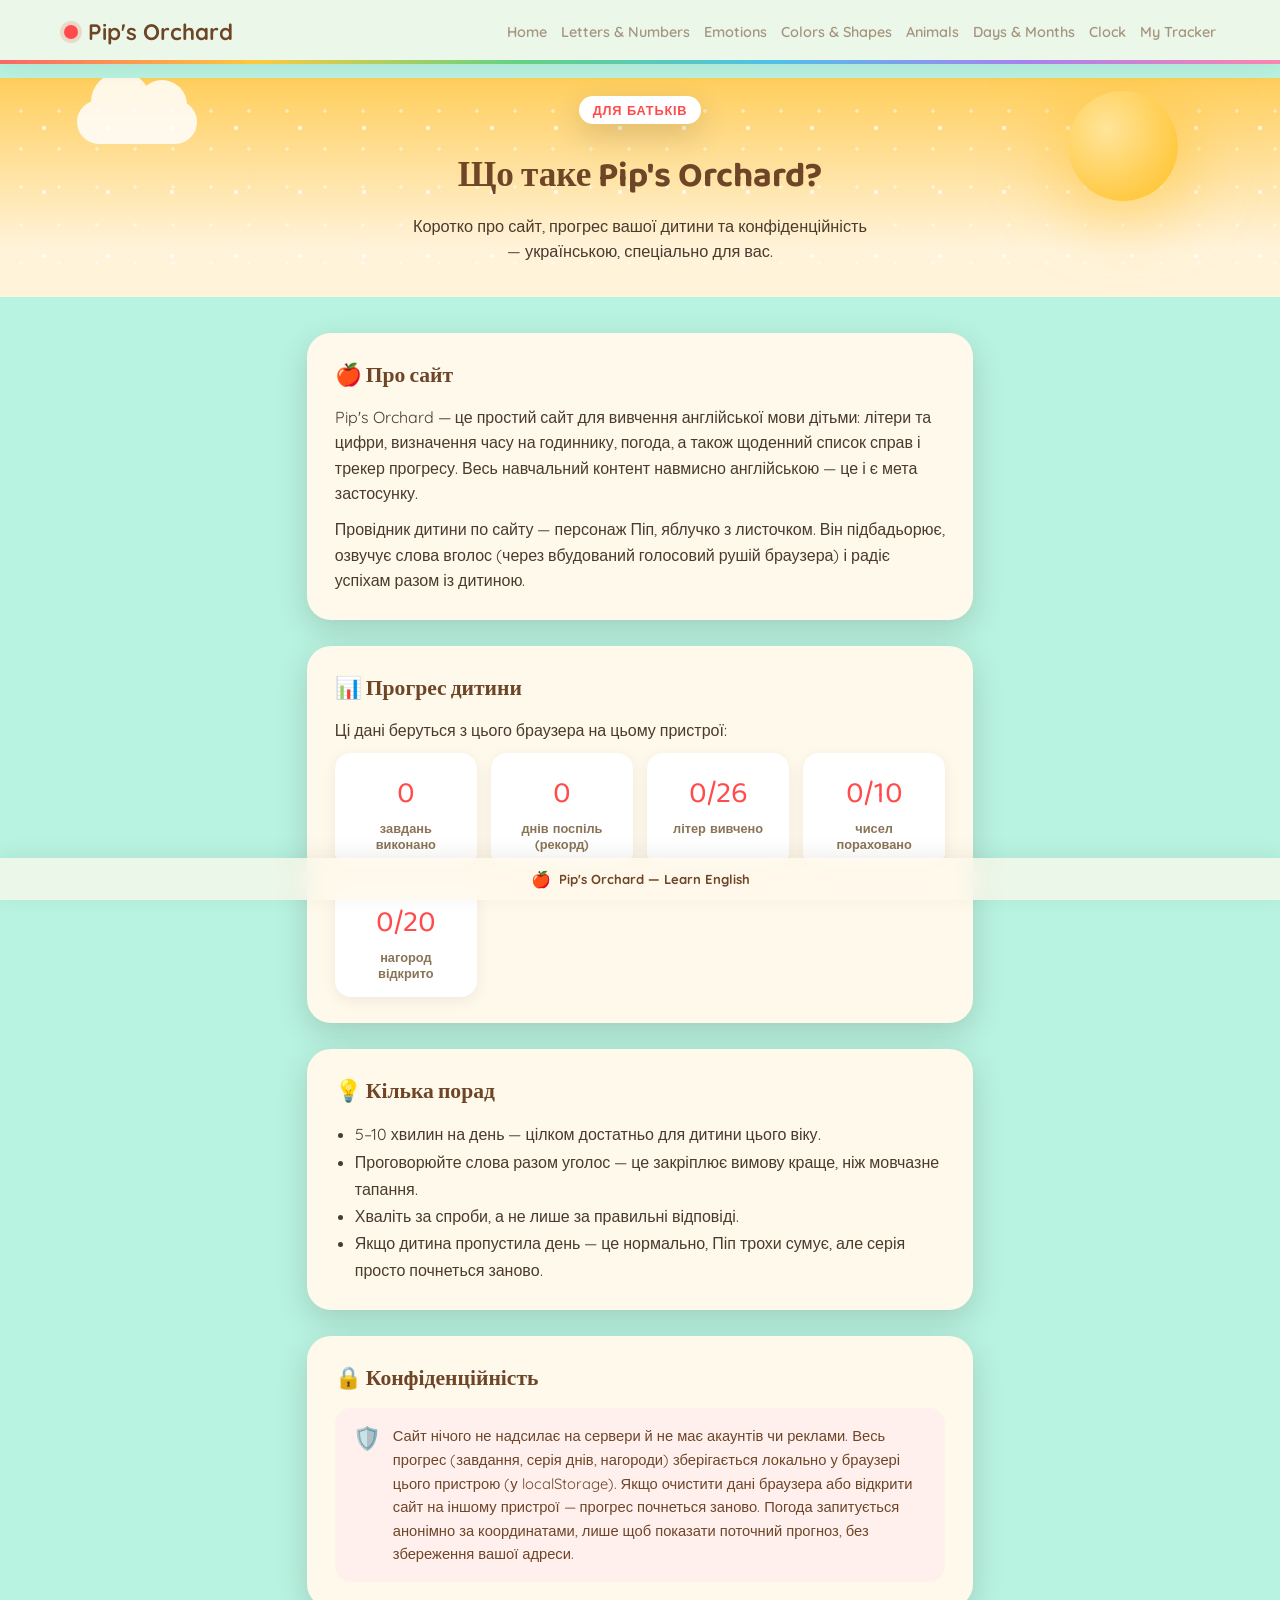
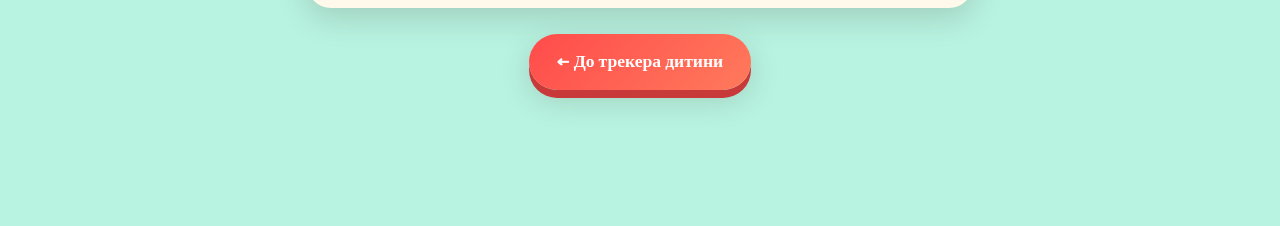
<file: parents.html>
<!DOCTYPE html>
<html lang="uk">
<head>
<meta charset="UTF-8">
<meta name="viewport" content="width=device-width, initial-scale=1.0">
<link rel="manifest" href="manifest.json">
<link rel="icon" href="favicon-32.png" sizes="32x32">
<link rel="apple-touch-icon" href="apple-touch-icon.png">
<meta name="theme-color" content="#8FD9EA">
<meta name="apple-mobile-web-app-capable" content="yes">
<meta name="apple-mobile-web-app-status-bar-style" content="default">
<meta name="apple-mobile-web-app-title" content="Pip's Orchard">
<title>Для батьків — Pip's Orchard</title>
<link rel="preconnect" href="https://fonts.googleapis.com">
<link href="https://fonts.googleapis.com/css2?family=Baloo+2:wght@500;600;700;800&family=Quicksand:wght@500;600;700&display=swap" rel="stylesheet">
<link rel="stylesheet" href="style.css">
<script src="app.js"></script>
<style>
  #phero{
    background:linear-gradient(180deg,var(--sky2-top) 0%, var(--sky2-bottom) 78%);
    padding-bottom:26px;
  }
  .phero-content{position:relative; z-index:4; text-align:center; padding:18px 6% 6px; max-width:620px; margin:0 auto;}
  .phero-content h1{font-size:2.2rem; margin:8px 0 10px; color:var(--bark-dark);}
  .phero-content p{margin:0; color:#4A3B2C; font-size:1.02rem; line-height:1.55;}

  main{max-width:820px; margin:0 auto; padding:36px 6% 80px;}

  .p-card{
    background:var(--cream); border-radius:24px; box-shadow:var(--shadow);
    padding:26px 28px; margin-bottom:26px;
  }
  .p-card h2{margin:0 0 12px; font-size:1.35rem; color:var(--bark-dark); display:flex; align-items:center; gap:8px;}
  .p-card p{color:#4A3B2C; line-height:1.6; margin:0 0 10px;}
  .p-card p:last-child{margin-bottom:0;}
  .p-card ul{margin:8px 0 0; padding-left:20px; color:#4A3B2C; line-height:1.7;}

  .stat-grid{
    display:grid; grid-template-columns:repeat(auto-fit, minmax(140px,1fr)); gap:14px; margin-top:6px;
  }
  .p-stat{
    background:#fff; border-radius:16px; padding:16px; text-align:center; box-shadow:0 4px 14px rgba(58,46,35,0.08);
  }
  .p-stat .num{font-family:'Baloo 2'; font-size:1.9rem; color:var(--apple-red);}
  .p-stat .lbl{font-size:0.8rem; font-weight:700; color:#8A7457; margin-top:2px;}

  .priv-note{
    display:flex; gap:12px; align-items:flex-start;
    background:#FFF0EE; border-radius:16px; padding:16px 18px; margin-top:4px;
  }
  .priv-note .ic{font-size:1.4rem;}
  .priv-note p{margin:0; font-size:0.92rem; color:#6E4527;}

  .back-row{display:flex; justify-content:center; margin-top:10px;}

  @media (max-width:600px){
    .phero-content h1{font-size:1.7rem;}
    .phero-content p{font-size:0.92rem;}
    .p-card{padding:20px 18px;}
    main{padding:26px 5% 70px;}
  }
</style>
</head>
<body>

<section class="section" id="phero">
  <div class="sun"></div>
  <div class="cloud cloud1"></div>

  <nav class="nav-bar">
    <a href="index.html" class="logo"><span class="logo-dot"></span> Pip's Orchard</a>
    <div class="nav-links">
      <a href="index.html">Home</a>
      <a href="letters.html">Letters &amp; Numbers</a>
      <a href="emotions.html">Emotions</a>
      <a href="colors.html">Colors &amp; Shapes</a>
      <a href="animals.html">Animals</a>
      <a href="days.html">Days &amp; Months</a>
      <a href="clock.html">Clock</a>
      <a href="tracker.html">My Tracker</a>
    </div>
    <button class="nav-toggle" id="navToggle" aria-label="Menu">☰</button>
  </nav>

  <div class="phero-content">
    <span class="eyebrow">ДЛЯ БАТЬКІВ</span>
    <h1>Що таке Pip's Orchard?</h1>
    <p>Коротко про сайт, прогрес вашої дитини та конфіденційність — українською, спеціально для вас.</p>
  </div>
</section>

<main>
  <div class="p-card">
    <h2>🍎 Про сайт</h2>
    <p>Pip's Orchard — це простий сайт для вивчення англійської мови дітьми: літери та цифри, визначення часу на годиннику, погода, а також щоденний список справ і трекер прогресу. Весь навчальний контент навмисно англійською — це і є мета застосунку.</p>
    <p>Провідник дитини по сайту — персонаж Піп, яблучко з листочком. Він підбадьорює, озвучує слова вголос (через вбудований голосовий рушій браузера) і радіє успіхам разом із дитиною.</p>
  </div>

  <div class="p-card">
    <h2>📊 Прогрес дитини</h2>
    <p>Ці дані беруться з цього браузера на цьому пристрої:</p>
    <div class="stat-grid" id="statGrid">
      <div class="p-stat"><div class="num" id="sTasks">0</div><div class="lbl">завдань виконано</div></div>
      <div class="p-stat"><div class="num" id="sStreak">0</div><div class="lbl">днів поспіль (рекорд)</div></div>
      <div class="p-stat"><div class="num" id="sLetters">0/26</div><div class="lbl">літер вивчено</div></div>
      <div class="p-stat"><div class="num" id="sNumbers">0/10</div><div class="lbl">чисел пораховано</div></div>
      <div class="p-stat"><div class="num" id="sBadges">0/10</div><div class="lbl">нагород відкрито</div></div>
    </div>
  </div>

  <div class="p-card">
    <h2>💡 Кілька порад</h2>
    <ul>
      <li>5–10 хвилин на день — цілком достатньо для дитини цього віку.</li>
      <li>Проговорюйте слова разом уголос — це закріплює вимову краще, ніж мовчазне тапання.</li>
      <li>Хваліть за спроби, а не лише за правильні відповіді.</li>
      <li>Якщо дитина пропустила день — це нормально, Піп трохи сумує, але серія просто почнеться заново.</li>
    </ul>
  </div>

  <div class="p-card">
    <h2>🔒 Конфіденційність</h2>
    <div class="priv-note">
      <div class="ic">🛡️</div>
      <p>Сайт нічого не надсилає на сервери й не має акаунтів чи реклами. Весь прогрес (завдання, серія днів, нагороди) зберігається локально у браузері цього пристрою (у localStorage). Якщо очистити дані браузера або відкрити сайт на іншому пристрої — прогрес почнеться заново. Погода запитується анонімно за координатами, лише щоб показати поточний прогноз, без збереження вашої адреси.</p>
    </div>
  </div>

  <div class="back-row">
    <a class="cta" href="tracker.html">← До трекера дитини</a>
  </div>
</main>

<footer class="site-footer">
  <div class="footer-inner"><span class="footer-pip">🍎</span> Pip's Orchard — Learn English</div>
  <button class="install-btn" id="installBtn" style="display:none;">📲 Встановити додаток</button>
</footer>
<button class="to-top-btn" id="toTopBtn" aria-label="Нагору">↑</button>

<script>
  const stats = pipGetStats();
  const achievements = pipGetAchievements();
  document.getElementById('sTasks').textContent = stats.lifetimeTasks;
  document.getElementById('sStreak').textContent = stats.bestStreak;
  document.getElementById('sLetters').textContent = stats.lettersSeen + '/26';
  document.getElementById('sNumbers').textContent = stats.numbersSeen + '/10';
  document.getElementById('sBadges').textContent = achievements.filter(a=>a.unlocked).length + '/' + achievements.length;

  pipInitChrome();
</script>

</body>
</html>
</file>
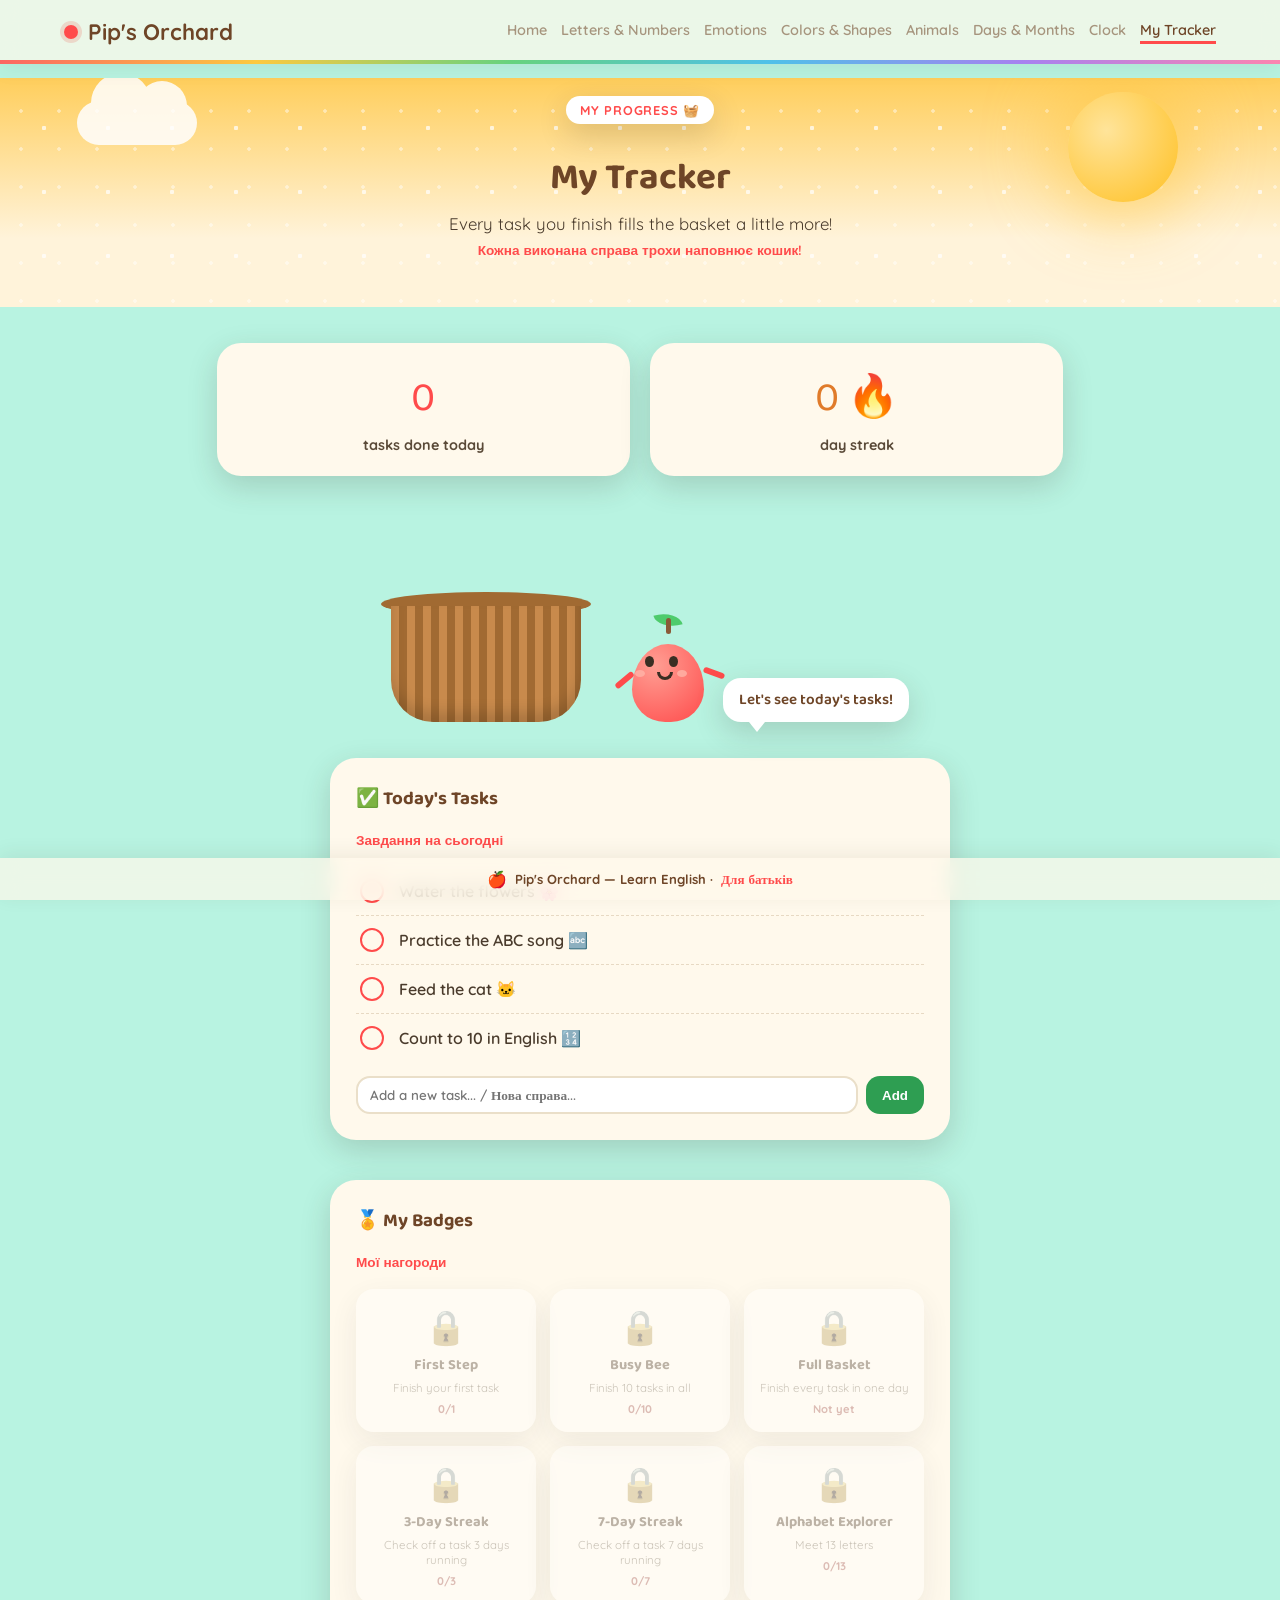
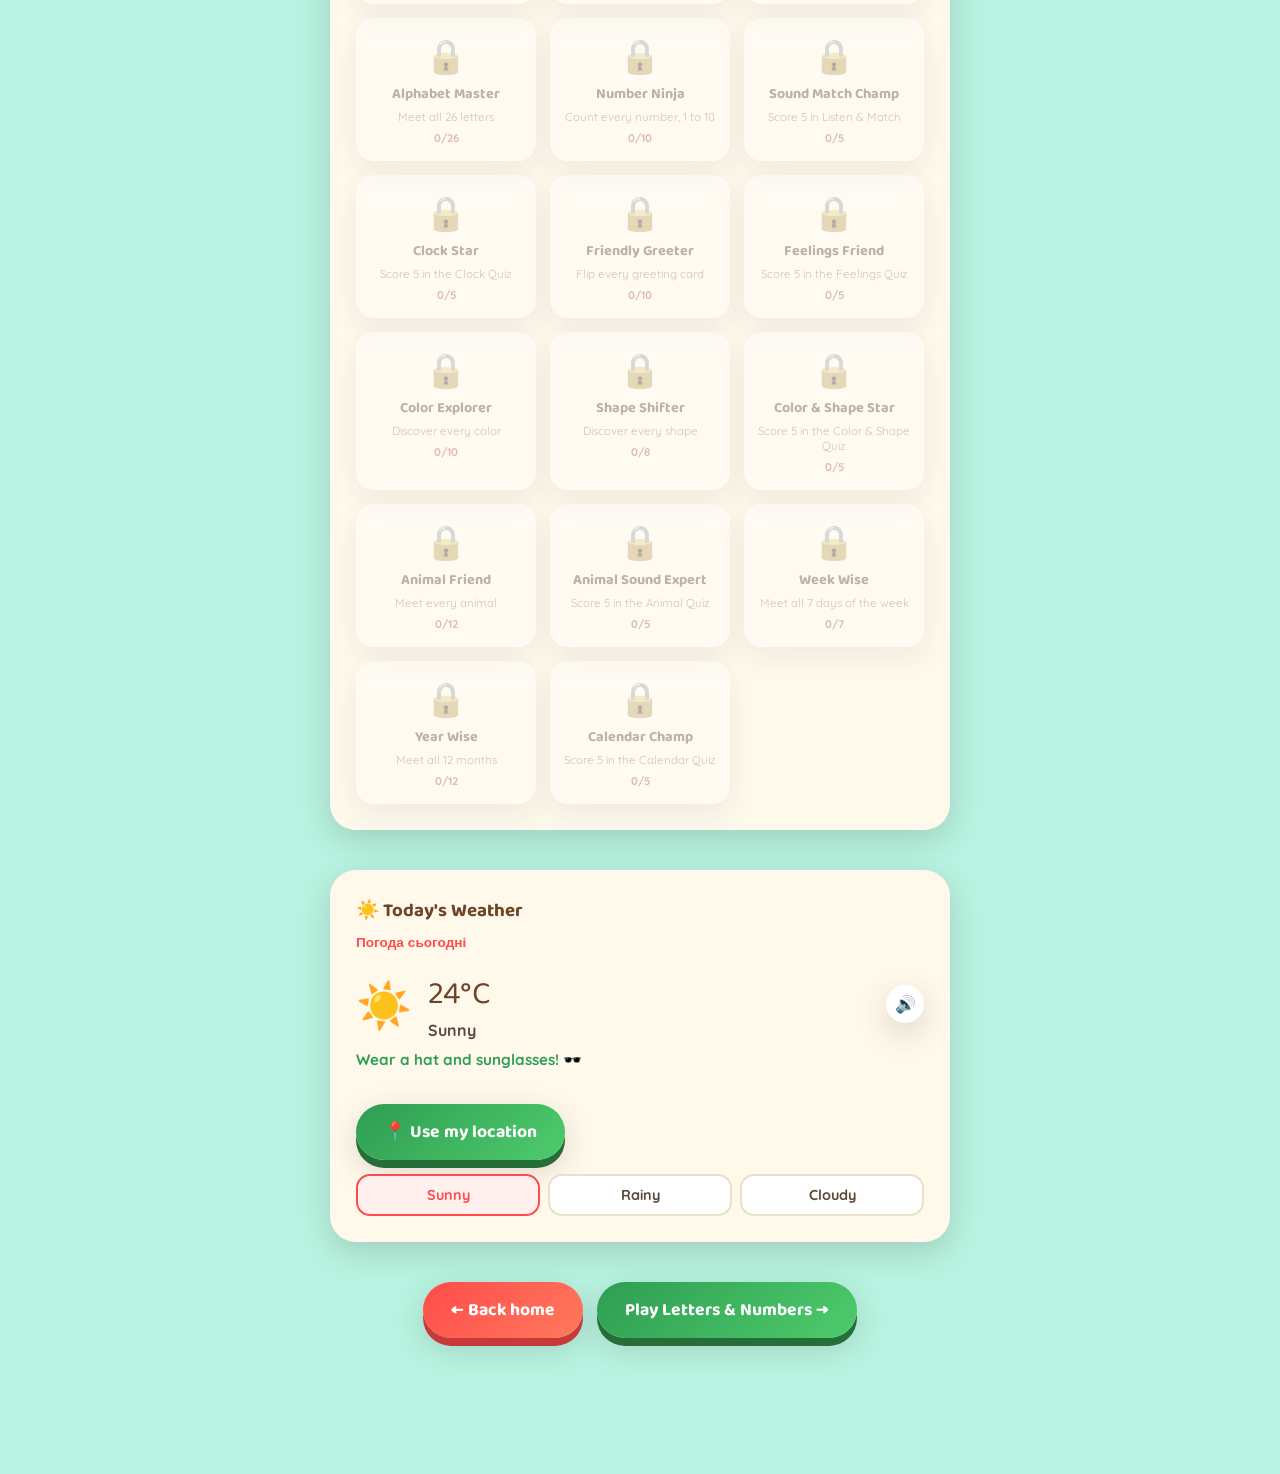
<file: tracker.html>
<!DOCTYPE html>
<html lang="en">
<head>
<meta charset="UTF-8">
<meta name="viewport" content="width=device-width, initial-scale=1.0">
<link rel="manifest" href="manifest.json">
<link rel="icon" href="favicon-32.png" sizes="32x32">
<link rel="apple-touch-icon" href="apple-touch-icon.png">
<meta name="theme-color" content="#8FD9EA">
<meta name="apple-mobile-web-app-capable" content="yes">
<meta name="apple-mobile-web-app-status-bar-style" content="default">
<meta name="apple-mobile-web-app-title" content="Pip's Orchard">
<title>My Tracker — Pip's Orchard</title>
<link rel="preconnect" href="https://fonts.googleapis.com">
<link href="https://fonts.googleapis.com/css2?family=Baloo+2:wght@500;600;700;800&family=Quicksand:wght@500;600;700&display=swap" rel="stylesheet">
<link rel="stylesheet" href="style.css">
<script src="app.js"></script>
<style>
  #thero{
    background:linear-gradient(180deg,var(--sky2-top) 0%, var(--sky2-bottom) 70%);
    padding-bottom:24px;
  }
  .thero-content{
    position:relative; z-index:4; text-align:center;
    padding:18px 6% 6px;
  }
  .thero-content h1{font-size:2.3rem; margin:8px 0 6px; color:var(--bark-dark);}
  .thero-content p{margin:0; color:#4A3B2C; font-size:1.05rem;}

  main{max-width:1000px; margin:0 auto; padding:36px 6% 80px;}

  .top-stats{display:flex; gap:20px; flex-wrap:wrap; margin-bottom:36px;}
  .stat-card{
    flex:1; min-width:200px; background:var(--cream); border-radius:24px; box-shadow:var(--shadow);
    padding:22px 24px; text-align:center;
  }
  .stat-card .big{font-family:'Baloo 2'; font-size:2.6rem; color:var(--apple-red);}
  .stat-card .label{color:#5A4A38; font-weight:700; font-size:0.9rem; margin-top:4px;}
  .stat-card.streak .big{color:#E07B2A;}

  .scene{display:flex; justify-content:center; align-items:flex-end; gap:24px; margin-bottom:36px; flex-wrap:wrap;}

  .basket-wrap{position:relative; width:230px; height:210px;}
  .basket{
    position:absolute; bottom:0; left:50%; transform:translateX(-50%);
    width:190px; height:116px;
    background:repeating-linear-gradient(90deg, var(--basket), var(--basket) 8px, var(--basket-dark) 8px, var(--basket-dark) 16px);
    border-radius:0 0 42px 42px;
    box-shadow:inset 0 -10px 14px rgba(0,0,0,0.15);
  }
  .basket-rim{position:absolute; bottom:106px; left:50%; transform:translateX(-50%); width:210px; height:24px; background:var(--basket-dark); border-radius:50%;}
  .basket-apples{position:absolute; bottom:100px; left:50%; transform:translateX(-50%); width:190px; height:44px;}
  .basket-apples .ba{position:absolute; width:28px; height:26px; border-radius:50%; background:radial-gradient(circle at 35% 30%, var(--apple-shine), var(--apple-red)); box-shadow:0 3px 5px rgba(0,0,0,0.2); opacity:0; transform:scale(0.4); transition:all .35s cubic-bezier(.34,1.56,.64,1);}
  .basket-apples .ba.show{opacity:1; transform:scale(1);}
  .b1{left:12px; bottom:6px;} .b2{left:46px; bottom:18px;} .b3{left:82px; bottom:2px;}
  .b4{left:116px; bottom:16px;} .b5{left:150px; bottom:0px;} .b6{left:66px; bottom:26px;}
  .b7{left:100px; bottom:28px;} .b8{left:30px; bottom:20px;}

  .task-card{
    background:var(--cream); border-radius:26px; box-shadow:var(--shadow);
    padding:26px 26px; max-width:620px; margin:0 auto 40px;
  }
  .task-card h3{margin:0 0 16px; color:var(--bark-dark); display:flex; align-items:center; gap:8px;}
  .todo-item{
    display:flex; align-items:center; gap:12px; padding:9px 0;
    border-bottom:1px dashed #E7D9C3; font-weight:600; color:#4A3B2C;
  }
  .todo-item:last-child{border-bottom:none;}
  .todo-item input{
    appearance:none; width:24px; height:24px; border-radius:50%;
    border:2.5px solid var(--apple-red); cursor:pointer; flex-shrink:0;
    display:grid; place-content:center;
  }
  .todo-item input:checked{background:var(--apple-red);}
  .todo-item input:checked::after{content:"✓"; color:#fff; font-size:14px; font-weight:900;}
  .todo-item span.done{text-decoration:line-through; opacity:0.5;}
  .add-todo{display:flex; gap:8px; margin-top:14px;}
  .add-todo input[type=text]{
    flex:1; border:2px solid #EADFC9; border-radius:14px; padding:9px 12px;
    font-family:'Quicksand'; font-weight:600; outline:none;
  }
  .add-todo input[type=text]:focus{border-color:var(--apple-red);}
  .add-todo button{border:none; background:var(--leaf-dark); color:#fff; border-radius:14px; padding:0 16px; font-weight:700; cursor:pointer;}

  .weather-card{background:var(--cream); border-radius:26px; box-shadow:var(--shadow); padding:26px; max-width:620px; margin:0 auto 40px;}
  .weather-now{display:flex; align-items:center; gap:16px; margin-bottom:10px; position:relative;}
  .weather-icon{font-size:2.8rem;}
  .weather-temp{font-family:'Baloo 2'; font-size:2rem; color:var(--bark-dark);}
  .weather-word{font-weight:700; color:#5A4A38;}
  .mini-speak{
    margin-left:auto; width:38px; height:38px; border-radius:50%; border:none;
    background:#fff; box-shadow:var(--shadow); cursor:pointer; font-size:1.05rem;
  }
  .weather-tip{font-weight:700; color:var(--leaf-dark); margin-bottom:6px; font-size:0.95rem;}
  .weather-status{color:#8A7457; font-size:0.82rem; margin-bottom:12px; min-height:1.1rem;}
  .weather-toggle{display:flex; gap:8px;}
  .weather-toggle button{
    flex:1; border:2px solid #EADFC9; background:#fff; border-radius:14px;
    padding:10px 6px; font-family:'Quicksand'; font-weight:700; cursor:pointer;
    font-size:0.9rem; color:#5A4A38;
  }
  .weather-toggle button.active{border-color:var(--apple-red); background:#FFF0EE; color:var(--apple-red);}

  .streak-week{display:flex; gap:8px; justify-content:center; margin-top:14px;}
  .streak-day{
    width:30px; height:30px; border-radius:9px; background:#EFE3CC;
    display:grid; place-content:center; font-size:0.9rem;
  }
  .streak-day.lit{background:var(--leaf-light);}

  .nav-cta{display:flex; gap:14px; justify-content:center; flex-wrap:wrap;}

  @media (max-width:600px){
    .thero-content h1{font-size:1.9rem;}
    .thero-content p{font-size:0.95rem;}
    main{padding:26px 5% 70px;}
    .basket-wrap{transform:scale(0.82); margin:-18px 0;}
    .top-stats{flex-direction:column;}
    .stat-card{min-width:0; padding:18px 20px;}
    .task-card, .weather-card{padding:20px 18px; border-radius:22px;}
    .weather-toggle{flex-wrap:wrap;}
    .weather-toggle button{min-width:80px;}
    .add-todo{flex-wrap:wrap;}
    .add-todo input[type=text]{min-width:0;}
    .nav-cta{flex-direction:column; align-items:stretch;}
    .nav-cta .cta{justify-content:center; text-align:center;}
    .badge-grid{grid-template-columns:repeat(auto-fill, minmax(110px,1fr)); gap:10px;}
  }

  @media (max-width:360px){
    .thero-content h1{font-size:1.6rem;}
    .basket-wrap{transform:scale(0.7); margin:-30px 0;}
    .stat-card .big{font-size:2.1rem;}
    .weather-icon{font-size:2.2rem;}
    .weather-temp{font-size:1.6rem;}
    .weather-now{flex-wrap:wrap;}
    .mini-speak{margin-left:0;}
  }
</style>
</head>
<body>

<section class="section" id="thero">
  <div class="sun"></div>
  <div class="cloud cloud1"></div>

  <nav class="nav-bar">
    <a href="index.html" class="logo"><span class="logo-dot"></span> Pip's Orchard</a>
    <div class="nav-links">
      <a href="index.html">Home</a>
      <a href="letters.html">Letters &amp; Numbers</a>
      <a href="emotions.html">Emotions</a>
      <a href="colors.html">Colors &amp; Shapes</a>
      <a href="animals.html">Animals</a>
      <a href="days.html">Days &amp; Months</a>
      <a href="clock.html">Clock</a>
      <a href="tracker.html" class="active">My Tracker</a>
    </div>
    <button class="nav-toggle" id="navToggle" aria-label="Menu">☰</button>
  </nav>

  <div class="thero-content">
    <span class="eyebrow">MY PROGRESS 🧺</span>
    <h1>My Tracker</h1>
    <p>Every task you finish fills the basket a little more!</p>
    <p class="ua-line">Кожна виконана справа трохи наповнює кошик!</p>
  </div>
</section>

<main>
  <div class="top-stats">
    <div class="stat-card">
      <div class="big" id="todayCount">0</div>
      <div class="label">tasks done today</div>
    </div>
    <div class="stat-card streak">
      <div class="big" id="streakCount">0 🔥</div>
      <div class="label">day streak</div>
    </div>
  </div>

  <div class="scene">
    <div class="basket-wrap">
      <div class="basket-apples" id="basketApples">
        <div class="ba b1"></div><div class="ba b2"></div><div class="ba b3"></div>
        <div class="ba b4"></div><div class="ba b5"></div><div class="ba b6"></div>
        <div class="ba b7"></div><div class="ba b8"></div>
      </div>
      <div class="basket-rim"></div>
      <div class="basket"></div>
    </div>
    <div class="mascot-block">
      <div class="pip-wrap"><div class="pip">
        <div class="pip-crown"></div><div class="pip-leaf"></div><div class="pip-stem"></div>
        <div class="pip-body"></div>
        <div class="pip-eye l"></div><div class="pip-eye r"></div>
        <div class="pip-cheek l"></div><div class="pip-cheek r"></div>
        <div class="pip-mouth"></div>
        <div class="pip-arm l" style="animation:none; transform:rotate(-40deg);"></div><div class="pip-arm r"></div>
      </div></div>
      <div class="speech" id="pipMsg">Let's see today's tasks!</div>
    </div>
  </div>

  <div class="task-card">
    <h3>✅ Today's Tasks</h3>
    <p class="ua-line" style="margin-bottom:10px;">Завдання на сьогодні</p>
    <div id="todoList"></div>
    <div class="add-todo">
      <input type="text" placeholder="Add a new task... / Нова справа..." id="newTodoText">
      <button id="addTodoBtn">Add</button>
    </div>
  </div>

  <div class="task-card">
    <h3>🏅 My Badges</h3>
    <p class="ua-line" style="margin-bottom:10px;">Мої нагороди</p>
    <div class="badge-grid" id="badgeGrid"></div>
  </div>

  <div class="weather-card">
    <h3 style="margin:0 0 6px; color:var(--bark-dark);">☀️ Today's Weather</h3>
    <p class="ua-line" style="margin-bottom:10px;">Погода сьогодні</p>
    <div class="weather-now">
      <div class="weather-icon" id="wIcon">☀️</div>
      <div>
        <div class="weather-temp" id="wTemp">24°C</div>
        <div class="weather-word" id="wWord">Sunny</div>
      </div>
      <button class="mini-speak" id="wSpeak" aria-label="Hear weather">🔊</button>
    </div>
    <div class="weather-tip" id="wTip">Tap "Use my location" for real weather!</div>
    <div class="weather-status" id="wStatus"></div>
    <button class="cta secondary" id="wLocateBtn" style="margin-bottom:14px;">📍 Use my location</button>
    <div class="weather-toggle">
      <button id="wSunny">Sunny</button>
      <button id="wRainy">Rainy</button>
      <button id="wCloudy">Cloudy</button>
    </div>
  </div>

  <div class="nav-cta">
    <a class="cta" href="index.html">← Back home</a>
    <a class="cta secondary" href="letters.html">Play Letters &amp; Numbers →</a>
  </div>
</main>

<script>
  pipCheckDailyReset();
  let todos = pipLoadTodos();

  function renderTodos(){
    const list = document.getElementById('todoList');
    list.innerHTML = '';
    todos.forEach((t, i)=>{
      const label = document.createElement('label');
      label.className = 'todo-item';
      label.innerHTML = `<input type="checkbox" ${t.done?'checked':''}><span class="${t.done?'done':''}">${t.text}</span>`;
      label.querySelector('input').addEventListener('change', (e)=> toggleTodo(i, e.target.checked));
      list.appendChild(label);
    });
  }

  function updateStats(){
    const doneCount = pipDoneCount(todos);
    document.getElementById('todayCount').textContent = doneCount;
    document.getElementById('streakCount').textContent = pipGetStreak() + ' 🔥';

    const apples = document.querySelectorAll('#basketApples .ba');
    apples.forEach((a,i)=>{
      a.classList.toggle('show', i < doneCount);
    });

    const msgs = [
      "Let's see today's tasks!",
      "Nice! One apple in the basket! 🍏",
      "Great job, keep going! 🍎🍎",
      "You're on fire today! 🔥🍎",
      "Wow, basket's getting full! 🧺",
      "Amazing! Almost every task done! 🌟",
      "Superstar day! 🏆"
    ];
    document.getElementById('pipMsg').textContent = msgs[Math.min(doneCount, msgs.length-1)];
  }

  function renderBadges(){
    const grid = document.getElementById('badgeGrid');
    grid.innerHTML = '';
    pipGetAchievements().forEach(a=>{
      const card = document.createElement('div');
      card.className = 'badge-card' + (a.unlocked ? ' unlocked' : '');
      card.innerHTML = `
        <div class="b-icon">${a.unlocked ? a.icon : '🔒'}</div>
        <div class="b-title">${a.title}</div>
        <div class="b-desc">${a.desc}</div>
        <div class="b-progress">${a.progress}</div>`;
      grid.appendChild(card);
    });
  }

  function toggleTodo(index, isChecked){
    todos[index].done = isChecked;
    pipSaveTodos(todos);
    if(isChecked){
      pipBumpStreak();
      pipRecordTaskDone();
    }
    pipRecordBasketState(pipDoneCount(todos), todos.length);
    renderTodos();
    updateStats();
    renderBadges();
    pipAnnounceNewBadges();
  }

  document.getElementById('addTodoBtn').addEventListener('click', ()=>{
    const input = document.getElementById('newTodoText');
    const text = input.value.trim();
    if(!text) return;
    todos.push({ text, done:false });
    pipSaveTodos(todos);
    input.value = '';
    renderTodos();
    updateStats();
  });
  document.getElementById('newTodoText').addEventListener('keydown', (e)=>{
    if(e.key === 'Enter') document.getElementById('addTodoBtn').click();
  });

  renderTodos();
  updateStats();
  renderBadges();
  pipApplyMood();

  // ---------- Weather ----------
  function speak(text){
    if(!('speechSynthesis' in window)) return;
    window.speechSynthesis.cancel();
    const u = new SpeechSynthesisUtterance(text);
    u.lang = 'en-US'; u.rate = 0.85; u.pitch = 1.05;
    window.speechSynthesis.speak(u);
  }

  const WEATHER_TIPS = {
    Sunny:  "Wear a hat and sunglasses! 🕶️",
    Rainy:  "Grab your umbrella! ☂️",
    Cloudy: "Maybe bring a light jacket. 🧥",
    Snowy:  "Wear a warm coat and mittens! 🧣",
    Stormy: "Best stay inside today! 🏠",
    Foggy:  "Stay close, it's foggy outside! 🌫️"
  };

  function weatherCodeToInfo(code, tempC){
    let icon='☁️', word='Cloudy';
    if(code === 0) { icon='☀️'; word='Sunny'; }
    else if(code >=1 && code <=3){ icon='⛅'; word='Cloudy'; }
    else if(code===45||code===48){ icon='🌫️'; word='Foggy'; }
    else if((code>=51&&code<=67)||(code>=80&&code<=82)){ icon='🌧️'; word='Rainy'; }
    else if(code>=71&&code<=77){ icon='❄️'; word='Snowy'; }
    else if(code>=95){ icon='⛈️'; word='Stormy'; }
    return { icon, temp: Math.round(tempC)+'°C', word };
  }

  function applyWeather(icon, temp, word, opts){
    opts = opts || {};
    document.getElementById('wIcon').textContent = icon;
    document.getElementById('wTemp').textContent = temp;
    document.getElementById('wWord').textContent = word;
    document.querySelectorAll('.weather-toggle button').forEach(b=> b.classList.remove('active'));
    const btn = document.getElementById('w'+word);
    if(btn) btn.classList.add('active');
    document.getElementById('wTip').textContent = WEATHER_TIPS[word] || "Have a great day! 🌤️";
    pipSaveWeather(icon, temp, word);
    if(!opts.silent){
      speak(`It's ${word.toLowerCase()} today. ${WEATHER_TIPS[word] ? WEATHER_TIPS[word].replace(/[^\w\s!]/g,'') : ''}`);
    }
  }

  document.getElementById('wSunny').addEventListener('click', ()=> applyWeather('☀️','24°C','Sunny'));
  document.getElementById('wRainy').addEventListener('click', ()=> applyWeather('🌧️','16°C','Rainy'));
  document.getElementById('wCloudy').addEventListener('click', ()=> applyWeather('☁️','19°C','Cloudy'));
  document.getElementById('wSpeak').addEventListener('click', ()=>{
    const word = document.getElementById('wWord').textContent;
    applyWeather(document.getElementById('wIcon').textContent, document.getElementById('wTemp').textContent, word);
  });

  document.getElementById('wLocateBtn').addEventListener('click', ()=>{
    const status = document.getElementById('wStatus');
    if(!('geolocation' in navigator)){
      status.textContent = "Location isn't available on this device.";
      return;
    }
    status.textContent = "Finding your weather... 🌍";
    navigator.geolocation.getCurrentPosition(
      async (pos)=>{
        try{
          const { latitude, longitude } = pos.coords;
          const url = `https://api.open-meteo.com/v1/forecast?latitude=${latitude}&longitude=${longitude}&current=temperature_2m,weather_code`;
          const res = await fetch(url);
          const data = await res.json();
          const code = data.current.weather_code;
          const tempC = data.current.temperature_2m;
          const info = weatherCodeToInfo(code, tempC);
          applyWeather(info.icon, info.temp, info.word);
          status.textContent = "Live weather near you ✅";
        }catch(err){
          status.textContent = "Couldn't fetch live weather — pick one below instead.";
        }
      },
      ()=>{ status.textContent = "Location off — pick your weather below instead."; },
      { timeout: 8000 }
    );
  });

  (function initWeather(){
    const w = pipLoadWeather();
    applyWeather(w.icon, w.temp, w.word, { silent:true });
  })();

  pipInitChrome();
</script>

<footer class="site-footer">
  <div class="footer-inner"><span class="footer-pip">🍎</span> Pip's Orchard — Learn English · <a href="parents.html">Для батьків</a></div>
  <button class="install-btn" id="installBtn" style="display:none;">📲 Встановити додаток</button>
</footer>
<button class="to-top-btn" id="toTopBtn" aria-label="Back to top">↑</button>


</body>
</html>
</file>
<file: style.css>
/* ===================================================
   Pip's Orchard — shared design tokens & components
   Used by every page: index.html, letters.html, ...
=================================================== */
:root{
  --sky-top:#5FD3F0;
  --sky-bottom:#B8F3E1;
  --sun:#FFC022;
  --leaf-dark:#2E9E52;
  --leaf-light:#4ECB6C;
  --apple-red:#FF4B4B;
  --apple-shine:#FFAE7A;
  --bark:#8A5A38;
  --bark-dark:#6E4527;
  --cream:#FFF9EC;
  --ink:#3A2E23;
  --grass:#6BD46A;
  --grass-dark:#4CBE55;
  --basket:#C88A4C;
  --basket-dark:#A16A32;
  --sky2-top:#FFCE5C;
  --sky2-bottom:#FFF3DA;
  --blue:#33B6E8;
  --purple:#9B6BF0;
  --pink:#FF6FA5;
  --teal:#22D6C0;
  --rainbow: linear-gradient(90deg, var(--apple-red), var(--sun), var(--leaf-light), var(--blue), var(--purple), var(--pink));
  --shadow: 0 10px 30px rgba(58,46,35,0.18);
}
*{box-sizing:border-box;}
html{scroll-behavior:smooth;}
body{
  margin:0;
  font-family:'Quicksand',sans-serif;
  color:var(--ink);
  overflow-x:hidden;
  background:var(--sky-bottom);
}
h1,h2,h3,.display{font-family:'Baloo 2',cursive;}

.section{position:relative; width:100%; overflow:hidden;}
.section::before{
  content:""; position:absolute; inset:0; pointer-events:none; z-index:0;
  background-image:
    radial-gradient(circle, rgba(255,255,255,0.7) 2px, transparent 2.5px),
    radial-gradient(circle, rgba(255,255,255,0.45) 1.5px, transparent 2px);
  background-size:64px 64px, 38px 38px;
  background-position:12px 18px, 40px 52px;
}

/* ---------- Sky atmosphere (sun + clouds) ---------- */
.sun{
  position:absolute; top:6%; right:8%;
  width:110px;height:110px; border-radius:50%;
  background:radial-gradient(circle at 35% 35%, #FFE49A, var(--sun));
  box-shadow:0 0 60px 20px rgba(255,201,71,0.55);
  animation:pulse 4s ease-in-out infinite;
}
@keyframes pulse{0%,100%{transform:scale(1);}50%{transform:scale(1.06);}}

.cloud{position:absolute; background:#fff; border-radius:100px; opacity:0.85; filter:blur(0.3px);}
.cloud::before,.cloud::after{content:""; position:absolute; background:#fff; border-radius:100px;}
.cloud1{width:120px;height:44px; top:10%; left:6%; animation:drift 26s linear infinite;}
.cloud1::before{width:60px;height:60px;top:-28px;left:14px;}
.cloud1::after{width:50px;height:50px;top:-20px;left:60px;}
.cloud2{width:90px;height:34px; top:20%; left:60%; animation:drift 34s linear infinite reverse;}
.cloud2::before{width:46px;height:46px;top:-22px;left:10px;}
.cloud2::after{width:38px;height:38px;top:-16px;left:46px;}
@keyframes drift{from{transform:translateX(0);}to{transform:translateX(40px);}}

/* ---------- Nav (fixed, translucent header) ---------- */
body{ padding-top:78px; padding-bottom:56px; }

.nav-bar{
  position:fixed; top:0; left:0; right:0; z-index:100;
  display:flex; align-items:center; justify-content:space-between;
  padding:18px 5%;
  background:rgba(255,248,234,0.72);
  backdrop-filter:blur(10px); -webkit-backdrop-filter:blur(10px);
  box-shadow:0 4px 20px rgba(58,46,35,0.08);
  transition:box-shadow .25s ease;
}
.nav-bar.scrolled{box-shadow:0 6px 22px rgba(58,46,35,0.16);}
.nav-bar::after{
  content:""; position:absolute; left:0; right:0; bottom:0; height:4px;
  background:var(--rainbow); opacity:0.85;
}
.logo{display:flex; align-items:center; gap:10px; font-size:1.4rem; font-weight:700; color:var(--bark-dark); text-decoration:none;}
.logo-dot{width:14px;height:14px;background:var(--apple-red);border-radius:50%;box-shadow:0 0 0 4px rgba(232,72,62,0.18);}
.nav-links{display:flex; gap:14px; font-weight:600; color:var(--bark-dark); font-size:0.9rem; flex-wrap:wrap; justify-content:flex-end;}
.nav-links a{cursor:pointer; opacity:0.55; text-decoration:none; color:var(--bark-dark);}
.nav-links a.active{opacity:1; border-bottom:3px solid var(--apple-red); padding-bottom:2px;}

/* ---------- Fixed, translucent footer ---------- */
.site-footer{
  position:fixed; left:0; right:0; bottom:0; z-index:90;
  background:rgba(255,248,234,0.72);
  backdrop-filter:blur(10px); -webkit-backdrop-filter:blur(10px);
  box-shadow:0 -4px 20px rgba(58,46,35,0.08);
  padding:11px 5%; text-align:center;
}
.footer-inner{
  display:flex; align-items:center; justify-content:center; gap:8px;
  font-family:'Quicksand'; font-weight:700; font-size:0.82rem; color:var(--bark-dark);
}
.footer-inner .footer-pip{font-size:1rem;}
.footer-inner a{color:var(--apple-red); text-decoration:none;}
.install-btn{
  display:inline-flex; align-items:center; gap:6px; margin-top:6px;
  border:none; border-radius:16px; padding:7px 16px; cursor:pointer;
  background:var(--apple-red); color:#fff; font-family:'Quicksand'; font-weight:700; font-size:0.78rem;
  box-shadow:0 4px 10px rgba(232,72,62,0.35);
}
.install-btn:hover{filter:brightness(1.05);}

/* ---------- Back-to-top button ---------- */
.to-top-btn{
  position:fixed; right:18px; bottom:68px; z-index:95;
  width:46px; height:46px; border-radius:50%; border:none; cursor:pointer;
  background:var(--apple-red); color:#fff; font-size:1.25rem; font-weight:700;
  box-shadow:0 8px 18px rgba(58,46,35,0.28);
  opacity:0; transform:translateY(14px) scale(0.8); pointer-events:none;
  transition:opacity .25s ease, transform .25s ease;
}
.to-top-btn.show{opacity:1; transform:translateY(0) scale(1); pointer-events:auto;}
.to-top-btn:hover{transform:translateY(-3px) scale(1.06);}

/* ---------- Mobile nav toggle ---------- */
.nav-toggle{
  display:none; width:40px; height:40px; border-radius:12px; border:none;
  background:#fff; box-shadow:var(--shadow); font-size:1.2rem; cursor:pointer;
  color:var(--bark-dark); align-items:center; justify-content:center;
}

@media (max-width:600px){
  body{ padding-top:64px; padding-bottom:50px; }
  .site-footer{padding:9px 5%;}
  .footer-inner{font-size:0.72rem;}
  .to-top-btn{right:14px; bottom:60px; width:40px; height:40px; font-size:1.05rem;}

  .nav-toggle{display:flex;}
  .nav-links{
    display:flex; position:fixed; top:64px; left:0; right:0; z-index:99;
    flex-direction:column; align-items:stretch; gap:0;
    background:rgba(255,248,234,0.98); backdrop-filter:blur(10px);
    box-shadow:0 10px 24px rgba(58,46,35,0.15);
    max-height:0; overflow:hidden; transition:max-height .3s ease;
    padding:0 5%;
  }
  .nav-links.open{max-height:320px; padding:8px 5% 14px;}
  .nav-links a{
    padding:12px 4px; border-bottom:1px solid rgba(122,90,56,0.12);
    opacity:1; font-size:1rem;
  }
  .nav-links a.active{border-bottom:1px solid var(--apple-red);}
}

@media (max-width:360px){
  .logo{font-size:1rem; gap:7px;}
  .logo-dot{width:11px; height:11px;}
  .footer-inner{font-size:0.66rem; gap:6px;}
  .nav-bar{padding:14px 4%;}
}

/* ---------- Ukrainian translation lines (bilingual instructions) ---------- */
.ua-line{
  color:var(--apple-red) !important; font-weight:700 !important;
  margin:6px 0 18px !important; font-size:0.85em !important; line-height:1.4 !important;
}

/* ---------- Buttons & labels ---------- */
.eyebrow{
  display:inline-block; background:#fff; color:var(--apple-red);
  font-weight:700; font-size:0.8rem; letter-spacing:0.06em;
  padding:6px 14px; border-radius:20px; box-shadow:var(--shadow);
  margin-bottom:16px;
}
.cta{
  display:inline-flex; align-items:center; gap:10px;
  background:linear-gradient(135deg, var(--apple-red), #FF7A5C); color:#fff; font-family:'Baloo 2';
  font-size:1.1rem; font-weight:700; border:none; text-decoration:none;
  padding:14px 28px; border-radius:40px; cursor:pointer;
  box-shadow:0 8px 0 #C83A3A, var(--shadow);
  transition:transform .15s ease, box-shadow .15s ease;
}
.cta:hover{transform:translateY(-3px) scale(1.03);}
.cta:active{transform:translateY(6px) scale(1); box-shadow:0 2px 0 #C83A3A;}
.cta.secondary{background:linear-gradient(135deg, var(--leaf-dark), var(--leaf-light)); box-shadow:0 8px 0 #256E38, var(--shadow);}
.cta.secondary:active{box-shadow:0 2px 0 #256E38;}

.scroll-hint{
  position:absolute; bottom:22px; left:50%; transform:translateX(-50%);
  display:flex; flex-direction:column; align-items:center; gap:6px;
  color:var(--bark-dark); font-weight:700; font-size:0.85rem;
  z-index:5; cursor:pointer; user-select:none;
}
.scroll-hint .arrow{
  width:14px;height:14px; border-right:3px solid var(--bark-dark); border-bottom:3px solid var(--bark-dark);
  transform:rotate(45deg); animation:bob 1.6s ease-in-out infinite;
}
@keyframes bob{0%,100%{transform:rotate(45deg) translateY(0);}50%{transform:rotate(45deg) translateY(6px);}}

/* ---------- Cards ---------- */
.card{
  background:var(--cream); border-radius:24px; box-shadow:var(--shadow);
  padding:22px 24px; flex:1; min-width:min(280px, 100%);
}
.card h3{margin:0 0 14px; font-size:1.3rem; color:var(--bark-dark); display:flex; align-items:center; gap:8px;}

/* ---------- Mascot: Pip ---------- */
.pip{position:relative; width:86px; height:96px;}
.pip-body{
  position:absolute; bottom:0; left:50%; transform:translateX(-50%);
  width:72px; height:78px; border-radius:50% 50% 46% 46% / 58% 58% 42% 42%;
  background:radial-gradient(circle at 32% 28%, #FF9E93, var(--apple-red));
}
.pip-leaf{position:absolute; top:-14px; left:50%; transform:translateX(-50%) rotate(-15deg); width:26px; height:16px; background:var(--leaf-light); border-radius:0 100% 0 100%;}
.pip-stem{position:absolute; top:-8px; left:50%; transform:translateX(-2px); width:5px; height:16px; background:var(--bark); border-radius:3px;}
.pip-eye{position:absolute; top:30px; width:9px; height:11px; background:var(--ink); border-radius:50%;}
.pip-eye.l{left:20px;} .pip-eye.r{left:44px;}
.pip-cheek{position:absolute; top:44px; width:10px; height:7px; background:#FFB4A8; border-radius:50%; opacity:0.8;}
.pip-cheek.l{left:10px;} .pip-cheek.r{left:52px;}
.pip-mouth{position:absolute; top:46px; left:32px; width:16px; height:8px; border:3px solid var(--ink); border-top:none; border-radius:0 0 16px 16px;}
.pip-arm{position:absolute; top:44px; width:22px; height:6px; background:var(--apple-red); border-radius:6px;}
.pip-arm.l{left:-14px; transform-origin:right center; animation:wave 1.8s ease-in-out infinite;}
.pip-arm.r{right:-14px; transform:rotate(20deg);}
@keyframes wave{0%,100%{transform:rotate(0deg);}50%{transform:rotate(-30deg);}}
.pip-wrap{animation:bounce 3s ease-in-out infinite;}
@keyframes bounce{0%,100%{transform:translateY(0);}50%{transform:translateY(-8px);}}

.speech{
  position:relative; background:#fff; border-radius:18px; padding:10px 16px;
  font-family:'Baloo 2'; font-weight:600; font-size:0.95rem;
  box-shadow:var(--shadow); max-width:190px; color:var(--bark-dark);
}
.speech::after{content:""; position:absolute; bottom:-10px; left:26px; border-width:10px 8px 0; border-style:solid; border-color:#fff transparent transparent;}
.mascot-block{display:flex; align-items:flex-end; gap:12px;}

/* ---------- Pip moods ---------- */
.pip-crown{
  display:none; position:absolute; top:-30px; left:50%; transform:translateX(-50%);
  width:34px; height:26px; z-index:2;
}
.pip-crown::before{content:"👑"; position:absolute; left:50%; top:0; transform:translateX(-50%); font-size:26px; line-height:1;}
.pip.crowned .pip-crown{display:block;}
.pip.crowned .pip-leaf, .pip.crowned .pip-stem{opacity:0;}

.pip.sad .pip-mouth{
  border:3px solid var(--ink); border-bottom:none; border-top:3px solid var(--ink);
  border-radius:16px 16px 0 0; top:52px;
}
.pip.sad .pip-cheek{opacity:0.2;}
.pip.sad .pip-arm.l{animation:none !important; transform:rotate(14deg) !important;}
.pip.sad .pip-arm.r{transform:rotate(-14deg);}
.pip.sad ~ .speech, .mascot-block:has(.pip.sad) .speech{color:#8A7457;}

/* Celebration jump, triggered briefly when a badge unlocks */
@keyframes pip-celebrate{
  0%{transform:translateY(0) rotate(0);}
  20%{transform:translateY(-30px) rotate(-10deg);}
  40%{transform:translateY(0) rotate(6deg);}
  60%{transform:translateY(-18px) rotate(-6deg);}
  80%{transform:translateY(0) rotate(3deg);}
  100%{transform:translateY(0) rotate(0);}
}
.pip-wrap.celebrate{animation:pip-celebrate 0.9s ease;}

/* ---------- Global responsive helpers ---------- */
@media (max-width:600px){
  .nav-bar{padding:16px 5%;}
  .logo{font-size:1.15rem;}
  .pip{width:64px; height:72px; transform:scale(0.85);}
  .speech{font-size:0.85rem; max-width:150px; padding:8px 12px;}
  .sun{width:70px;height:70px; top:4%; right:6%;}
  .cloud1{width:80px;height:30px;} .cloud1::before{width:40px;height:40px;top:-18px;left:10px;} .cloud1::after{width:34px;height:34px;top:-14px;left:40px;}
  .cloud2{display:none;}
}

/* ---------- Weather toggle overflow safety (applies on every page) ---------- */
.weather-toggle{flex-wrap:wrap;}
.weather-toggle button{min-width:0; flex:1 1 70px;}

@media (pointer:coarse){
  .weather-toggle button{padding:12px 6px; min-height:44px;}
  .add-todo button{padding:0 18px; min-height:44px;}
  .add-todo input[type=text]{min-height:44px;}
  .todo-item input{width:26px; height:26px;}
  .nav-links a, .scroll-hint{padding:4px 0;}
  .to-top-btn{width:48px; height:48px;}
  .cta{min-height:44px;}
}

@media (prefers-reduced-motion: reduce){
  *{animation-duration:0.001s !important; animation-iteration-count:1 !important; transition-duration:0.15s !important;}
  html{scroll-behavior:auto;}
}

/* ---------- Badge unlock toast ---------- */
.pip-badge-toast{
  position:fixed; top:20px; right:20px; z-index:200;
  display:flex; align-items:center; gap:12px;
  background:#fff; border-radius:18px; box-shadow:0 12px 30px rgba(58,46,35,0.25);
  padding:14px 18px; max-width:260px;
  transform:translateX(120%); opacity:0;
  transition:transform .4s cubic-bezier(.34,1.56,.64,1), opacity .3s ease;
}
.pip-badge-toast.show{transform:translateX(0); opacity:1;}
.pip-badge-toast-icon{font-size:2rem; flex-shrink:0;}
.pip-badge-toast-title{font-size:0.72rem; font-weight:700; color:var(--apple-red); text-transform:uppercase; letter-spacing:0.04em;}
.pip-badge-toast-name{font-family:'Baloo 2'; font-weight:700; color:var(--bark-dark); font-size:1.05rem;}
@media (max-width:600px){
  .pip-badge-toast{left:16px; right:16px; max-width:none; top:12px;}
}

/* ---------- Confetti burst (badge unlock) ---------- */
.pip-confetti-holder{
  position:fixed; inset:0; z-index:210; pointer-events:none; overflow:hidden;
}
.pip-confetti-piece{
  position:absolute; top:-20px; width:9px; height:14px; opacity:0.95;
  animation-name:confetti-fall; animation-timing-function:ease-in; animation-fill-mode:forwards;
}
@keyframes confetti-fall{
  0%{transform:translate(0,0) rotate(0deg); opacity:1;}
  100%{transform:translate(var(--drift), 100vh) rotate(var(--rot)); opacity:0.15;}
}
@media (prefers-reduced-motion: reduce){
  .pip-confetti-holder{display:none;}
}

/* ---------- Playful card hover ---------- */
.card, .badge-card.unlocked, .letter-card, .greet-card, .animal-card,
.day-card, .month-card, .color-card, .shape-card{
  transition:transform .18s cubic-bezier(.34,1.56,.64,1), box-shadow .18s ease;
}
.card:hover, .badge-card.unlocked:hover, .animal-card:hover,
.day-card:hover, .month-card:hover, .color-card:hover, .shape-card:hover{
  transform:translateY(-4px) rotate(-1deg);
}
.badge-grid{
  display:grid; grid-template-columns:repeat(auto-fill, minmax(140px,1fr));
  gap:14px;
}
.badge-card{
  background:#fff; border-radius:18px; padding:16px 12px; text-align:center;
  box-shadow:var(--shadow); opacity:0.4; filter:grayscale(0.6);
  transition:opacity .2s ease, filter .2s ease, transform .2s ease;
}
.badge-card.unlocked{opacity:1; filter:none; background:linear-gradient(160deg,#fff,var(--cream));}
.badge-card .b-icon{font-size:2.1rem; margin-bottom:6px;}
.badge-card .b-title{font-family:'Baloo 2'; font-weight:700; font-size:0.9rem; color:var(--bark-dark);}
.badge-card .b-desc{font-size:0.72rem; color:#8A7457; margin-top:4px; line-height:1.3;}
.badge-card .b-progress{font-size:0.7rem; font-weight:700; color:var(--apple-red); margin-top:6px;}
.badge-card.unlocked .b-progress{color:var(--leaf-dark);}
</file>
